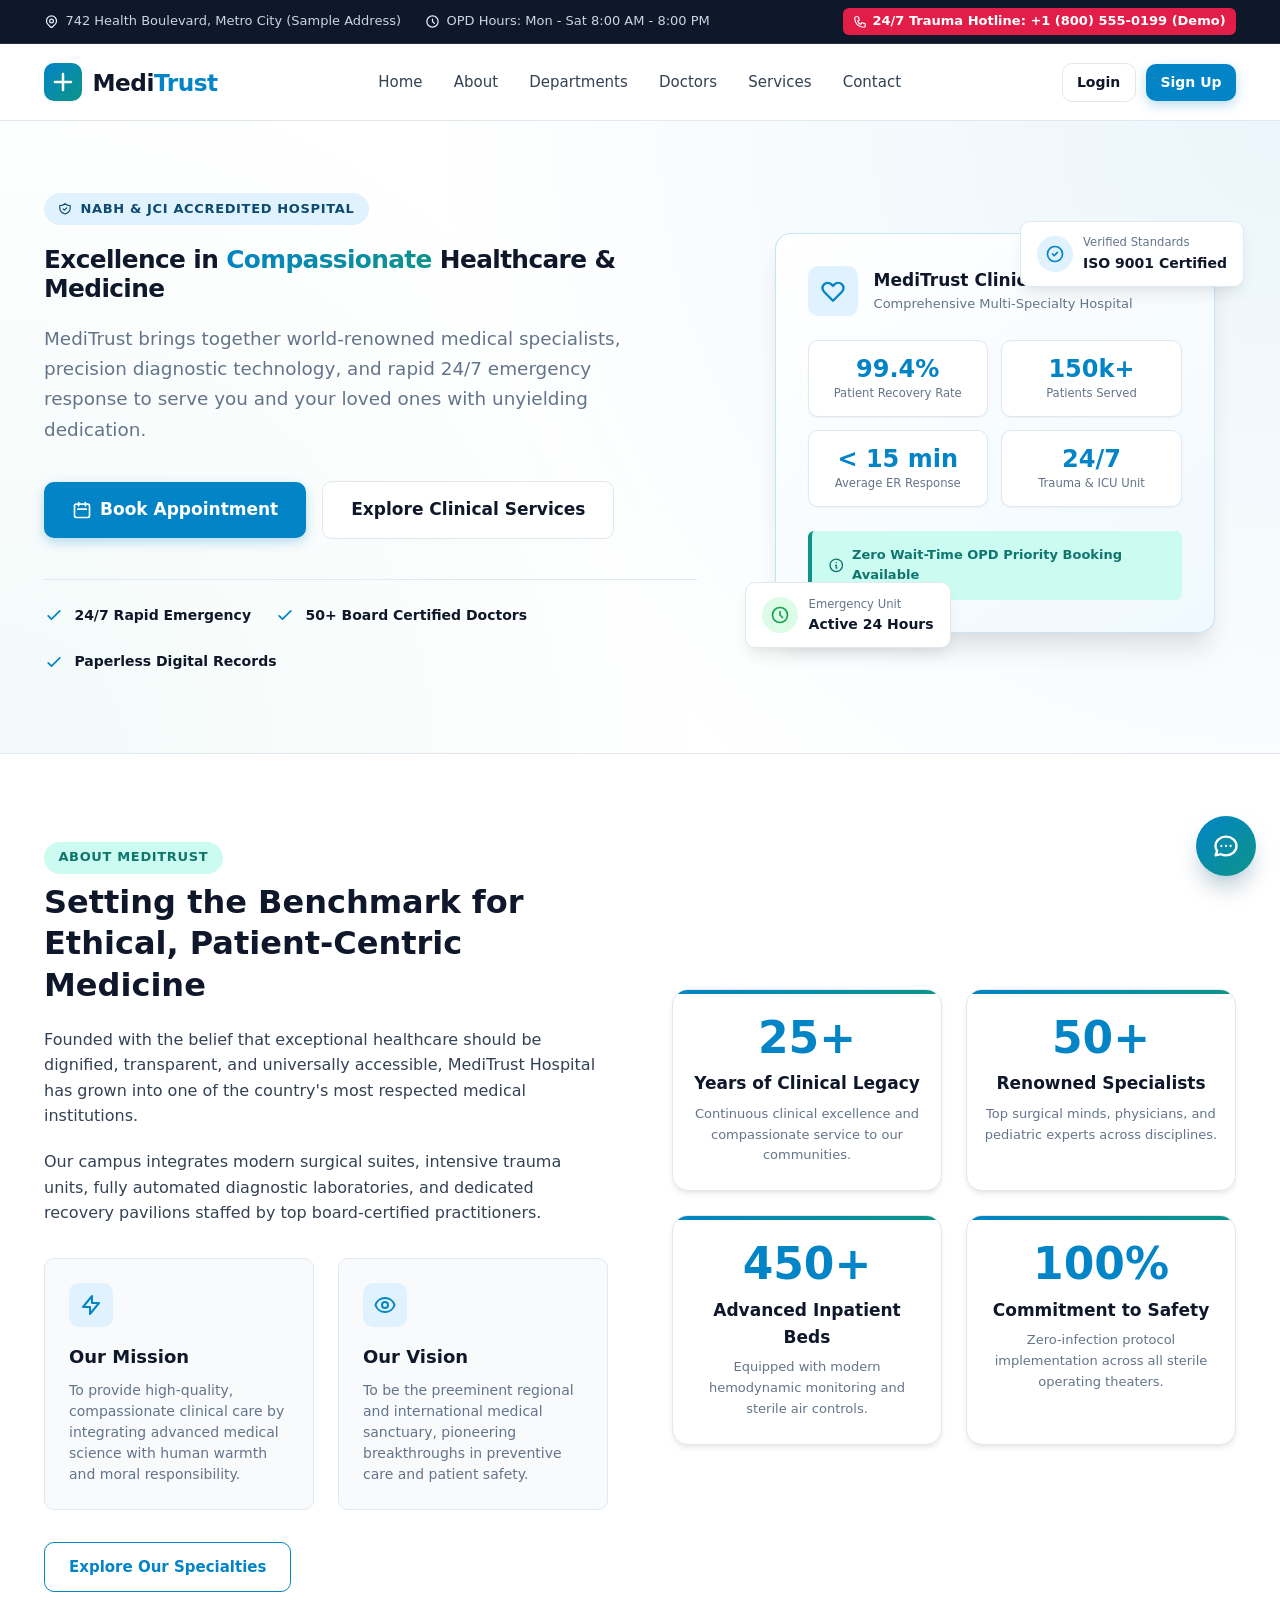
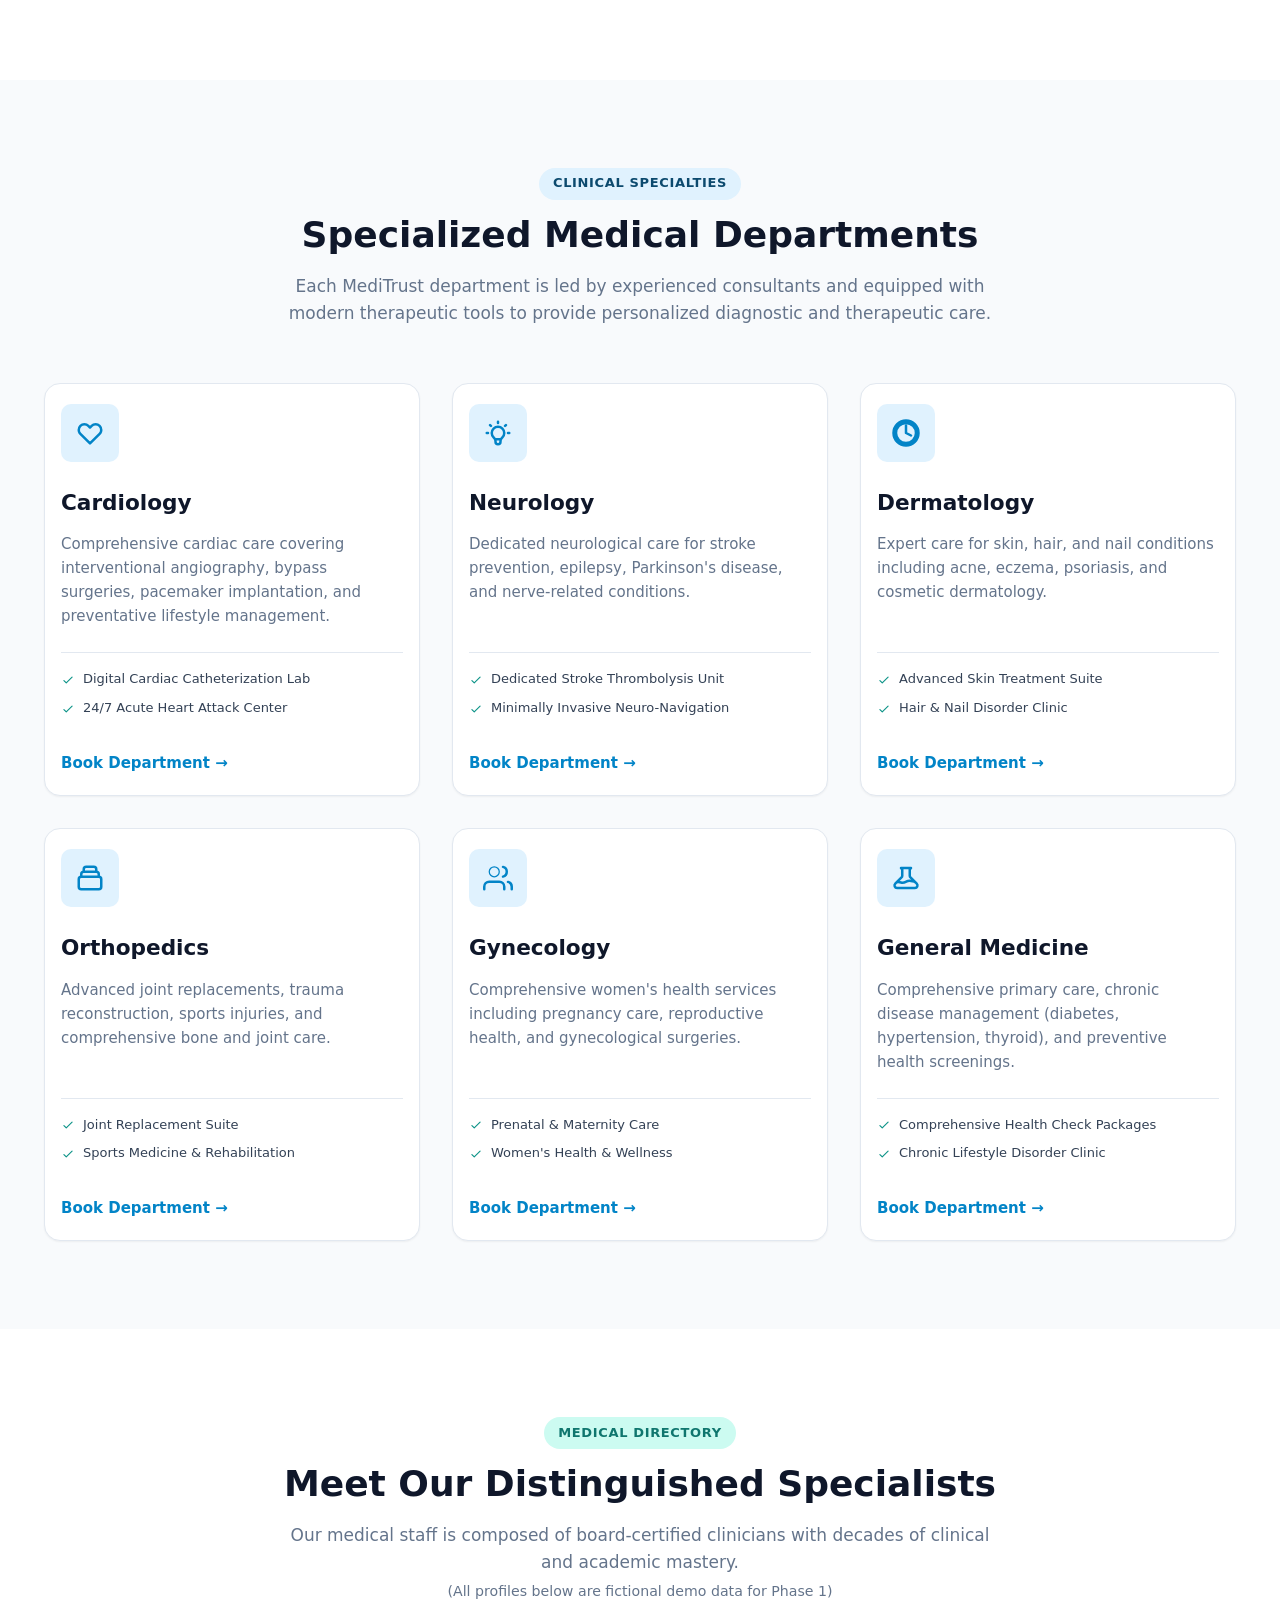
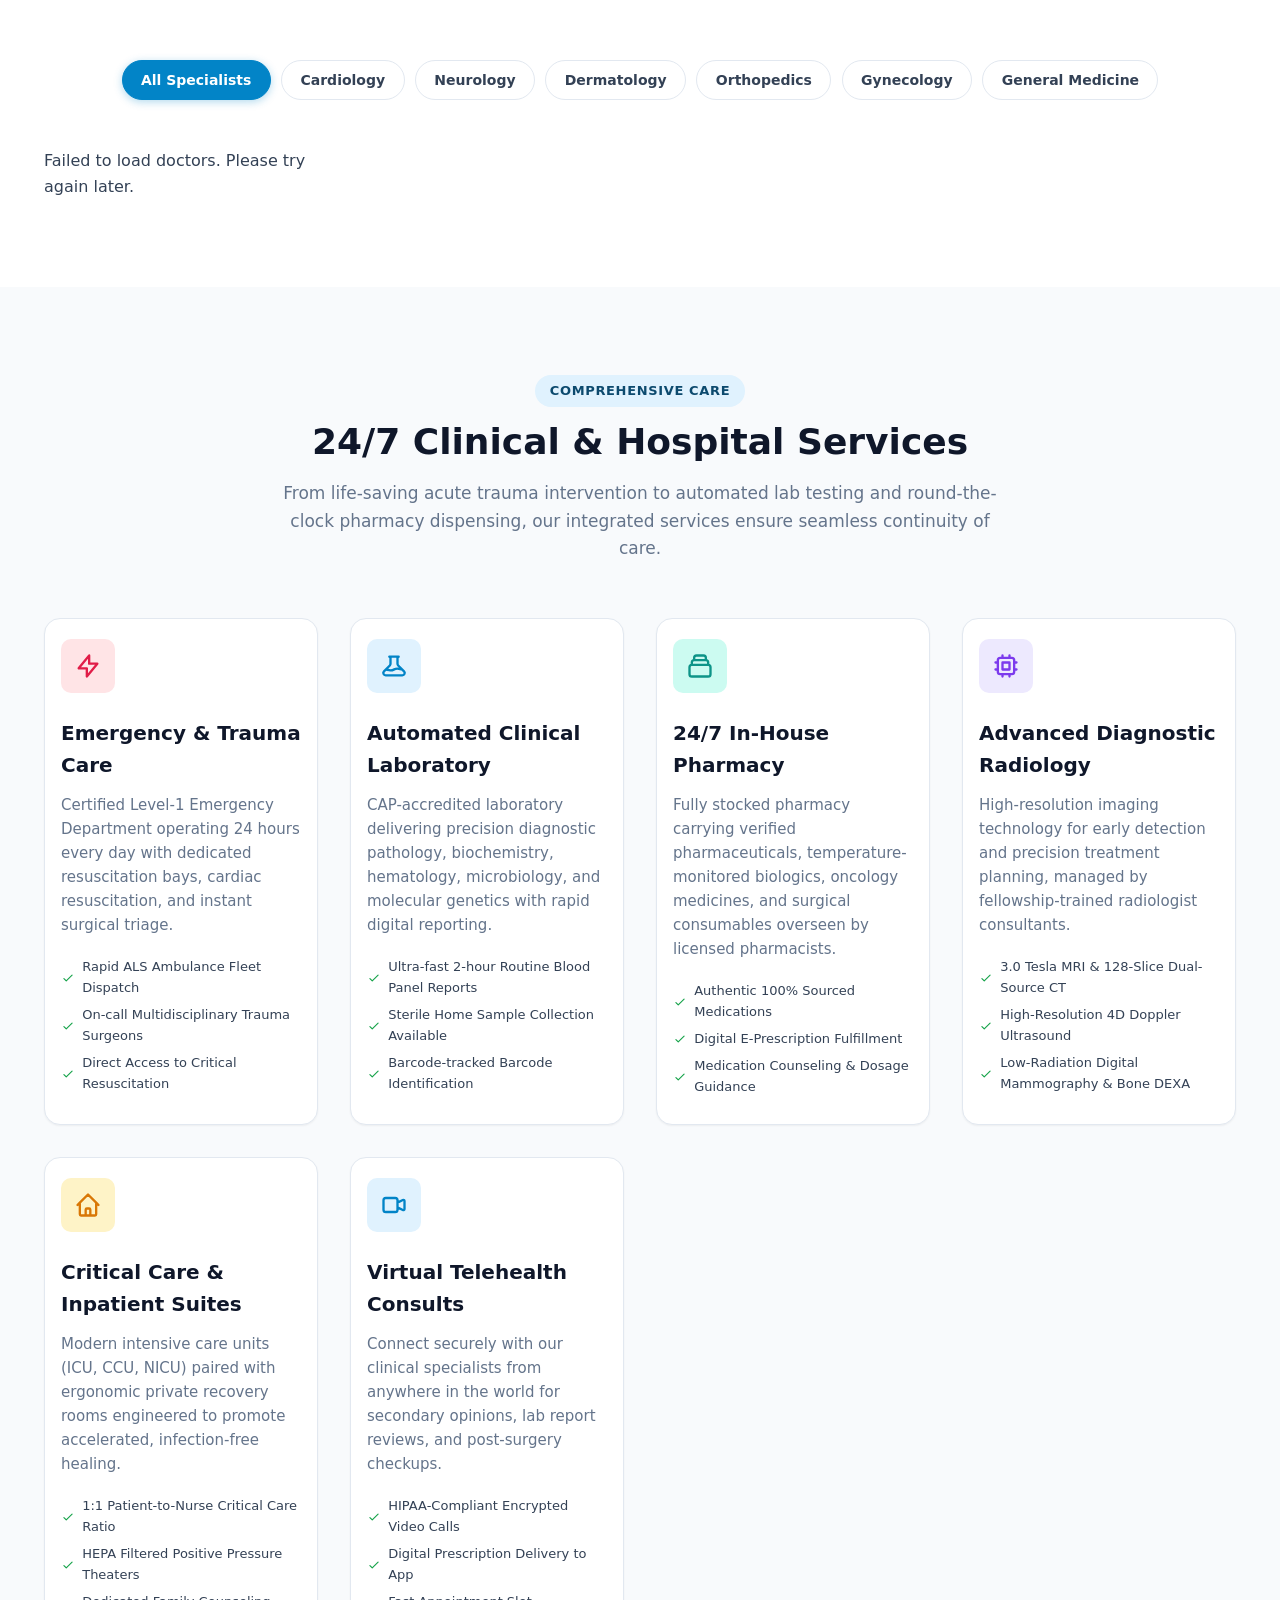
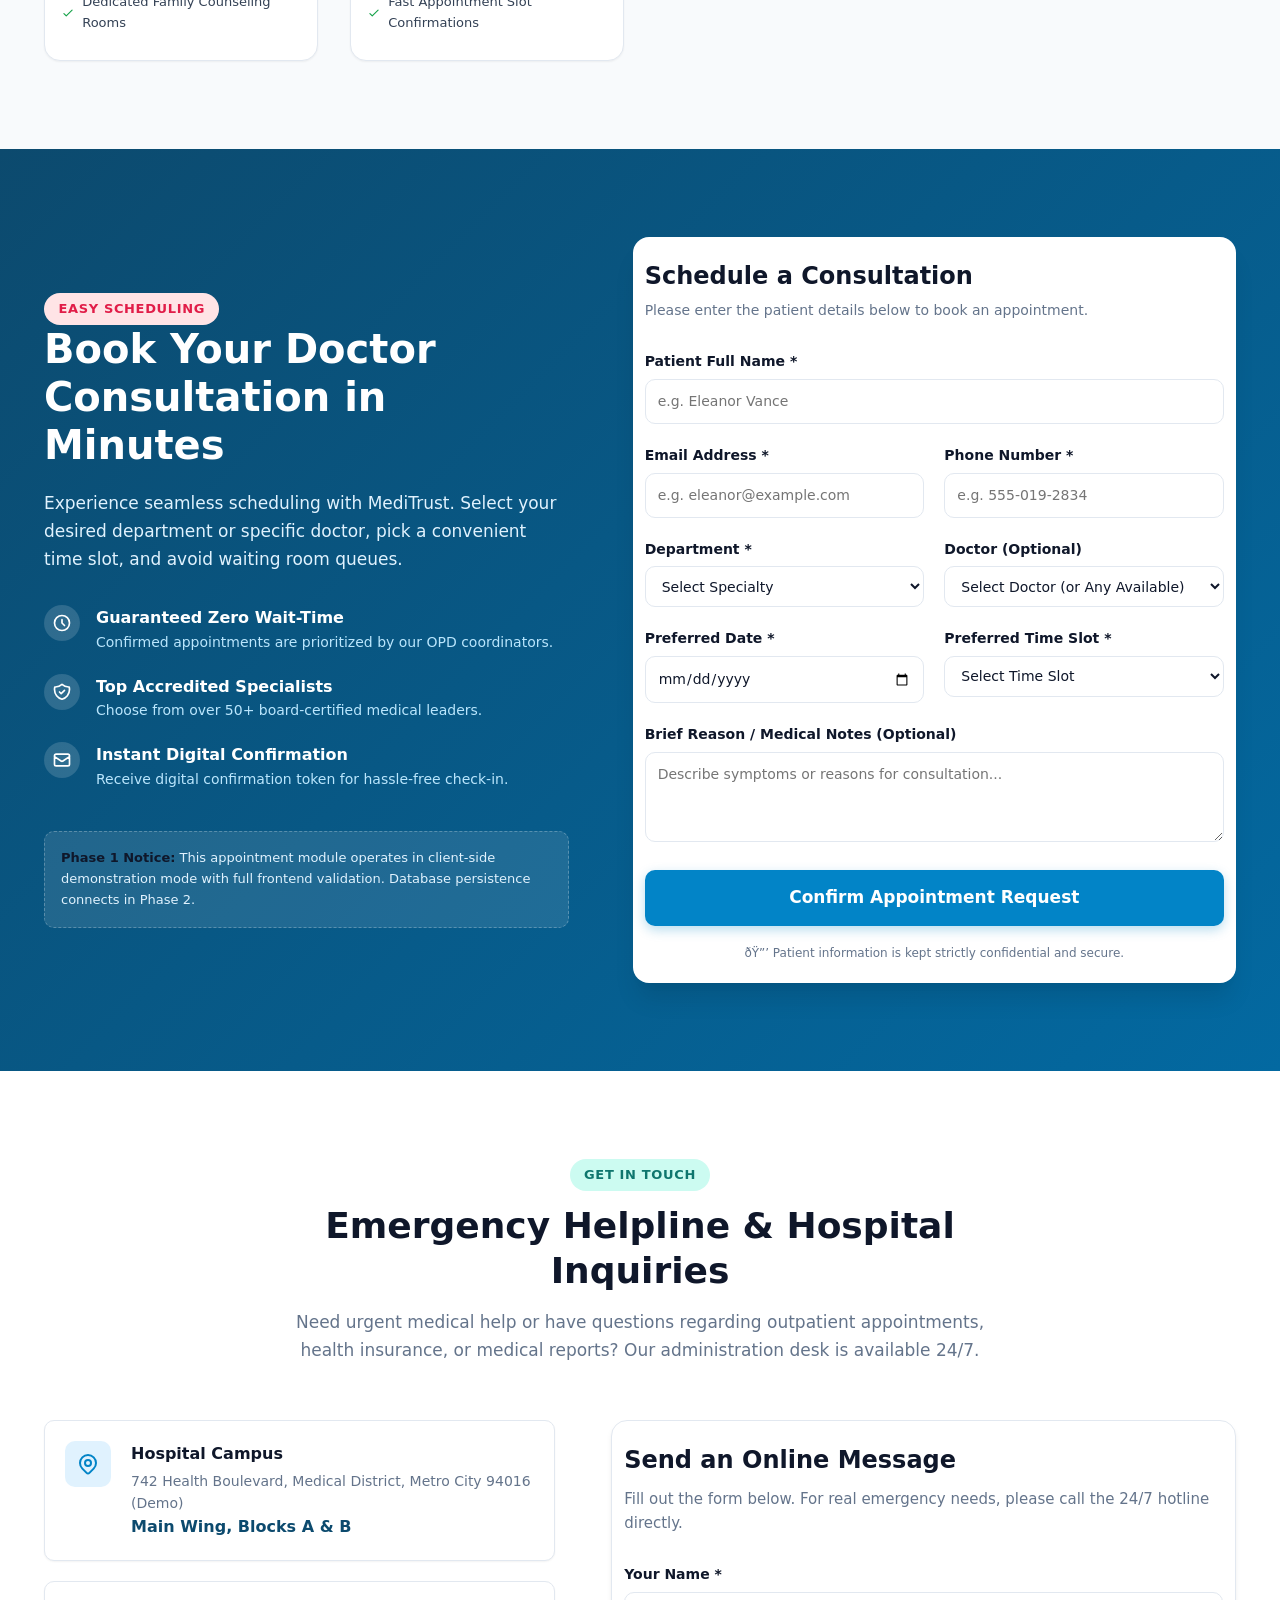
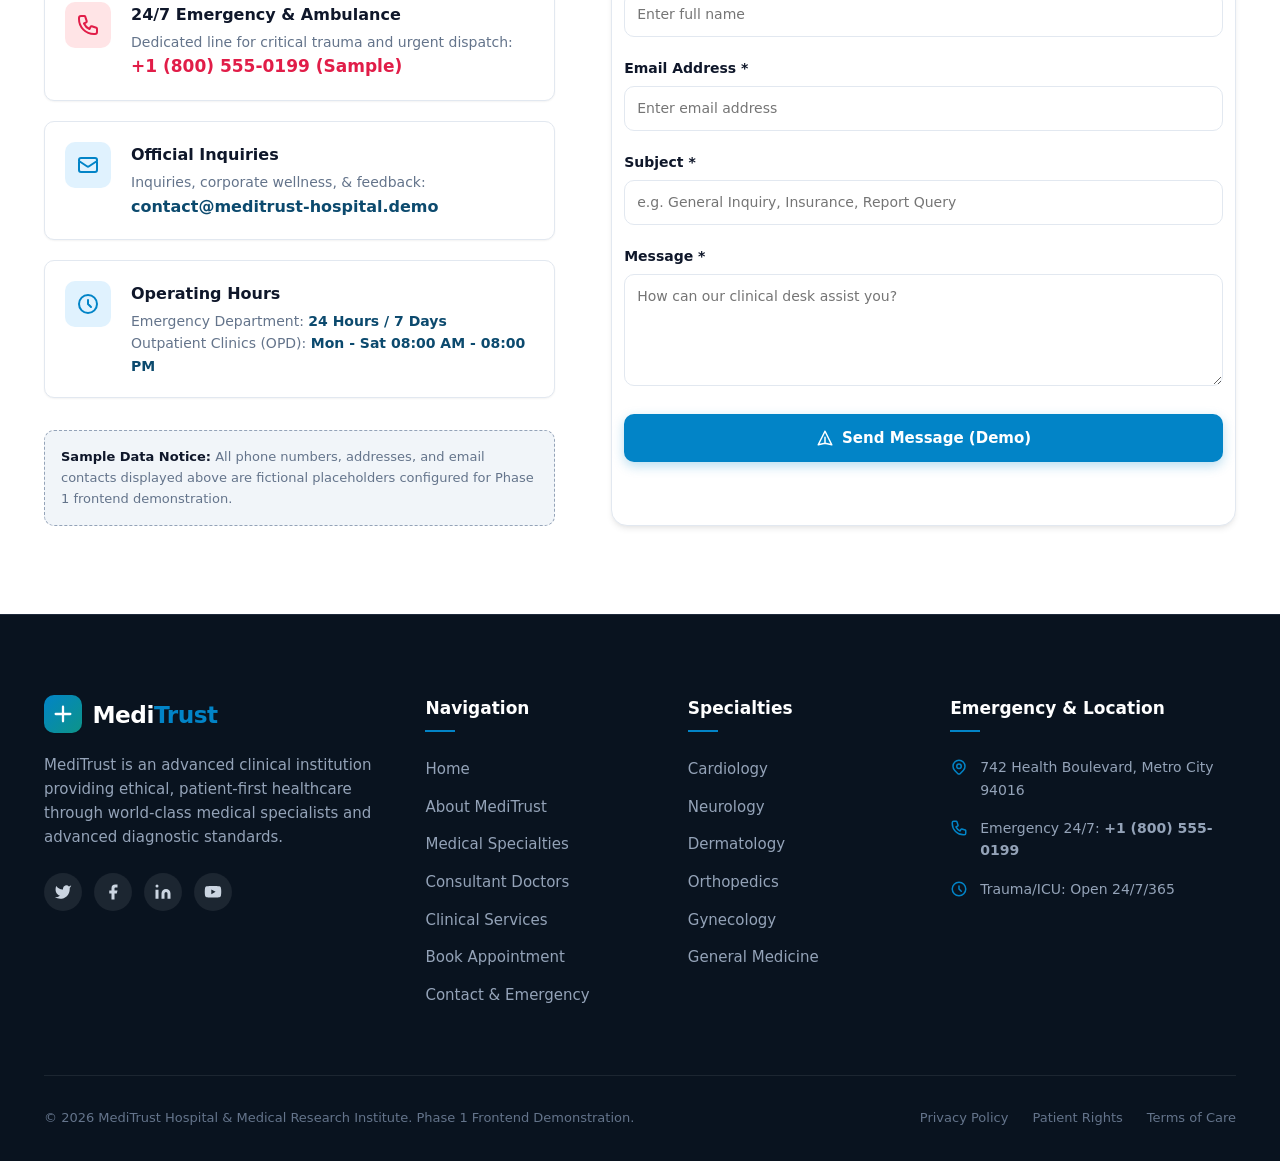
<file: frontend/index.html>
﻿<!DOCTYPE html>
<html lang="en">
<head>
  <meta charset="UTF-8">
  <meta name="viewport" content="width=device-width, initial-scale=1.0">
  <meta name="description" content="MediTrust Hospital - Modern, compassionate healthcare with 24/7 emergency services, leading medical specialists, and advanced diagnostic facilities.">
  <title>MediTrust | Compassionate Care & Advanced Medicine</title>
  <link rel="stylesheet" href="css/style.css">
</head>
<body>

  <!-- ==========================================================================
       Top Emergency & Contact Bar
       ========================================================================== -->
  <div class="top-bar">
    <div class="container top-bar-content">
      <div class="top-bar-left">
        <div class="top-bar-item">
          <!-- Location Pin SVG -->
          <svg fill="none" stroke="currentColor" viewBox="0 0 24 24"><path stroke-linecap="round" stroke-linejoin="round" stroke-width="2" d="M17.657 16.657L13.414 20.9a1.998 1.998 0 01-2.827 0l-4.244-4.243a8 8 0 1111.314 0z"></path><path stroke-linecap="round" stroke-linejoin="round" stroke-width="2" d="M15 11a3 3 0 11-6 0 3 3 0 016 0z"></path></svg>
          <span>742 Health Boulevard, Metro City (Sample Address)</span>
        </div>
        <div class="top-bar-item">
          <!-- Clock SVG -->
          <svg fill="none" stroke="currentColor" viewBox="0 0 24 24"><path stroke-linecap="round" stroke-linejoin="round" stroke-width="2" d="M12 8v4l3 3m6-3a9 9 0 11-18 0 9 9 0 0118 0z"></path></svg>
          <span>OPD Hours: Mon - Sat 8:00 AM - 8:00 PM</span>
        </div>
      </div>
      <div class="top-bar-right">
        <div class="top-bar-emergency">
          <!-- Phone Call SVG -->
          <svg width="14" height="14" fill="none" stroke="currentColor" viewBox="0 0 24 24"><path stroke-linecap="round" stroke-linejoin="round" stroke-width="2" d="M3 5a2 2 0 012-2h3.28a1 1 0 01.948.684l1.498 4.493a1 1 0 01-.502 1.21l-2.257 1.13a11.042 11.042 0 005.516 5.516l1.13-2.257a1 1 0 011.21-.502l4.493 1.498a1 1 0 01.684.949V19a2 2 0 01-2 2h-1C9.716 21 3 14.284 3 6V5z"></path></svg>
          <span>24/7 Trauma Hotline: <strong>+1 (800) 555-0199</strong> (Demo)</span>
        </div>
      </div>
    </div>
  </div>

  <!-- ==========================================================================
       1. Navbar
       ========================================================================== -->
  <header class="site-header">
    <div class="container navbar">
      <!-- Logo: MediTrust -->
      <a href="#home" class="brand-logo" aria-label="MediTrust Hospital Home">
        <div class="brand-icon">
          <!-- Medical Cross Emblem SVG -->
          <svg width="24" height="24" fill="none" stroke="currentColor" viewBox="0 0 24 24">
            <path stroke-linecap="round" stroke-linejoin="round" stroke-width="2.5" d="M12 4v16m8-8H4"></path>
          </svg>
        </div>
        <div class="brand-text">Medi<span>Trust</span></div>
      </a>

      <!-- Navigation Links -->
      <nav class="nav-menu" id="navMenu" aria-label="Main Navigation">
        <a href="#home" class="nav-link active">Home</a>
        <a href="#about" class="nav-link">About</a>
        <a href="#departments" class="nav-link">Departments</a>
        <a href="#doctors" class="nav-link">Doctors</a>
        <a href="#services" class="nav-link">Services</a>
        <a href="#contact" class="nav-link">Contact</a>
      </nav>

<!-- Auth Actions & Mobile Hamburger -->
      <div class="nav-actions">
        <button type="button" class="btn btn-outline btn-sm btn-open-login" aria-label="Open Login Modal">Login</button>
        <button type="button" class="btn btn-primary btn-sm btn-open-signup" aria-label="Open Sign Up Modal">Sign Up</button>
        <button type="button" class="menu-toggle" id="mobileMenuToggle" aria-label="Toggle Navigation Menu" aria-expanded="false">
          <span></span>
          <span></span>
          <span></span>
        </button>
      </div>
    </div>
  </header>

  <main>
    <!-- ==========================================================================
         2. Hero Section
         ========================================================================== -->
    <section class="hero-section" id="home">
      <div class="container">
        <div class="hero-grid">
          <!-- Hero Text Content -->
          <div class="hero-content">
            <div class="hero-tag">
              <span class="badge badge-primary">
                <svg width="14" height="14" fill="none" stroke="currentColor" viewBox="0 0 24 24"><path stroke-linecap="round" stroke-linejoin="round" stroke-width="2" d="M9 12l2 2 4-4m5.618-4.016A11.955 11.955 0 0112 2.944a11.955 11.955 0 01-8.618 3.04A12.02 12.02 0 003 9c0 5.591 3.824 10.29 9 11.622 5.176-1.332 9-6.03 9-11.622 0-1.042-.133-2.052-.382-3.016z"></path></svg>
                NABH & JCI Accredited Hospital
              </span>
            </div>
            <h1 class="hero-headline">
              Excellence in <span class="text-gradient">Compassionate</span> Healthcare & Medicine
            </h1>
            <p class="hero-subtitle">
              MediTrust brings together world-renowned medical specialists, precision diagnostic technology, and rapid 24/7 emergency response to serve you and your loved ones with unyielding dedication.
            </p>
            <div class="hero-actions">
              <a href="#appointment" class="btn btn-primary btn-lg">
                <!-- Calendar SVG -->
                <svg width="20" height="20" fill="none" stroke="currentColor" viewBox="0 0 24 24"><path stroke-linecap="round" stroke-linejoin="round" stroke-width="2" d="M8 7V3m8 4V3m-9 8h10M5 21h14a2 2 0 002-2V7a2 2 0 00-2-2H5a2 2 0 00-2 2v12a2 2 0 002 2z"></path></svg>
                Book Appointment
              </a>
              <a href="#services" class="btn btn-outline btn-lg">
                Explore Clinical Services
              </a>
            </div>

            <!-- Trust Highlights -->
            <div class="hero-highlights">
              <div class="highlight-item">
                <svg fill="none" stroke="currentColor" viewBox="0 0 24 24"><path stroke-linecap="round" stroke-linejoin="round" stroke-width="2" d="M5 13l4 4L19 7"></path></svg>
                <span>24/7 Rapid Emergency</span>
              </div>
              <div class="highlight-item">
                <svg fill="none" stroke="currentColor" viewBox="0 0 24 24"><path stroke-linecap="round" stroke-linejoin="round" stroke-width="2" d="M5 13l4 4L19 7"></path></svg>
                <span>50+ Board Certified Doctors</span>
              </div>
              <div class="highlight-item">
                <svg fill="none" stroke="currentColor" viewBox="0 0 24 24"><path stroke-linecap="round" stroke-linejoin="round" stroke-width="2" d="M5 13l4 4L19 7"></path></svg>
                <span>Paperless Digital Records</span>
              </div>
            </div>
          </div>

          <!-- Hero Hospital Visual Presentation -->
          <div class="hero-visual">
            <div class="hero-visual-card">
              <div class="visual-header">
                <div class="visual-avatar">
                  <!-- Stethoscope SVG -->
                  <svg width="28" height="28" fill="none" stroke="currentColor" viewBox="0 0 24 24"><path stroke-linecap="round" stroke-linejoin="round" stroke-width="2" d="M4.318 6.318a4.5 4.5 0 000 6.364L12 20.364l7.682-7.682a4.5 4.5 0 00-6.364-6.364L12 7.636l-1.318-1.318a4.5 4.5 0 00-6.364 0z"></path></svg>
                </div>
                <div class="visual-header-text">
                  <h4>MediTrust Clinical Center</h4>
                  <p>Comprehensive Multi-Specialty Hospital</p>
                </div>
              </div>

              <!-- Quick Metrics in Visual -->
              <div class="visual-stats-list">
                <div class="visual-stat-box">
                  <div class="visual-stat-number">99.4%</div>
                  <div class="visual-stat-label">Patient Recovery Rate</div>
                </div>
                <div class="visual-stat-box">
                  <div class="visual-stat-number">150k+</div>
                  <div class="visual-stat-label">Patients Served</div>
                </div>
                <div class="visual-stat-box">
                  <div class="visual-stat-number">&lt; 15 min</div>
                  <div class="visual-stat-label">Average ER Response</div>
                </div>
                <div class="visual-stat-box">
                  <div class="visual-stat-number">24/7</div>
                  <div class="visual-stat-label">Trauma & ICU Unit</div>
                </div>
              </div>

              <div class="visual-banner-alert">
                <svg width="18" height="18" fill="none" stroke="currentColor" viewBox="0 0 24 24"><path stroke-linecap="round" stroke-linejoin="round" stroke-width="2" d="M13 16h-1v-4h-1m1-4h.01M21 12a9 9 0 11-18 0 9 9 0 0118 0z"></path></svg>
                <span>Zero Wait-Time OPD Priority Booking Available</span>
              </div>
            </div>

            <!-- Floating Pill Badges -->
            <div class="floating-badge badge-top-right">
              <div class="floating-icon icon-blue">
                <svg width="20" height="20" fill="none" stroke="currentColor" viewBox="0 0 24 24"><path stroke-linecap="round" stroke-linejoin="round" stroke-width="2" d="M9 12l2 2 4-4m6 2a9 9 0 11-18 0 9 9 0 0118 0z"></path></svg>
              </div>
              <div class="floating-text">
                <span>Verified Standards</span>
                <strong>ISO 9001 Certified</strong>
              </div>
            </div>

            <div class="floating-badge badge-bottom-left">
              <div class="floating-icon icon-green">
                <svg width="20" height="20" fill="none" stroke="currentColor" viewBox="0 0 24 24"><path stroke-linecap="round" stroke-linejoin="round" stroke-width="2" d="M12 8v4l3 3m6-3a9 9 0 11-18 0 9 9 0 0118 0z"></path></svg>
              </div>
              <div class="floating-text">
                <span>Emergency Unit</span>
                <strong>Active 24 Hours</strong>
              </div>
            </div>
          </div>
        </div>
      </div>
    </section>

    <!-- ==========================================================================
         3. About Us Section
         ========================================================================== -->
    <section class="section section-alt" id="about">
      <div class="container">
        <div class="about-grid">
          <!-- Narrative Content -->
          <div class="about-content">
            <span class="badge badge-secondary">About MediTrust</span>
            <h3>Setting the Benchmark for Ethical, Patient-Centric Medicine</h3>
            <p>
              Founded with the belief that exceptional healthcare should be dignified, transparent, and universally accessible, MediTrust Hospital has grown into one of the country's most respected medical institutions.
            </p>
            <p>
              Our campus integrates modern surgical suites, intensive trauma units, fully automated diagnostic laboratories, and dedicated recovery pavilions staffed by top board-certified practitioners.
            </p>

            <!-- Mission & Vision Cards -->
            <div class="mission-vision-grid">
              <div class="mv-card">
                <div class="mv-icon">
                  <!-- Compass / Target SVG -->
                  <svg width="24" height="24" fill="none" stroke="currentColor" viewBox="0 0 24 24"><path stroke-linecap="round" stroke-linejoin="round" stroke-width="2" d="M13 10V3L4 14h7v7l9-11h-7z"></path></svg>
                </div>
                <h4>Our Mission</h4>
                <p>To provide high-quality, compassionate clinical care by integrating advanced medical science with human warmth and moral responsibility.</p>
              </div>

              <div class="mv-card">
                <div class="mv-icon">
                  <!-- Eye Vision SVG -->
                  <svg width="24" height="24" fill="none" stroke="currentColor" viewBox="0 0 24 24"><path stroke-linecap="round" stroke-linejoin="round" stroke-width="2" d="M15 12a3 3 0 11-6 0 3 3 0 016 0z"></path><path stroke-linecap="round" stroke-linejoin="round" stroke-width="2" d="M2.458 12C3.732 7.943 7.523 5 12 5c4.478 0 8.268 2.943 9.542 7-1.274 4.057-5.064 7-9.542 7-4.477 0-8.268-2.943-9.542-7z"></path></svg>
                </div>
                <h4>Our Vision</h4>
                <p>To be the preeminent regional and international medical sanctuary, pioneering breakthroughs in preventive care and patient safety.</p>
              </div>
            </div>

            <a href="#departments" class="btn btn-outline-primary">Explore Our Specialties</a>
          </div>

          <!-- About Statistics Showcase -->
          <div class="about-stats-panel">
            <div class="stat-card-featured">
              <div class="stat-big-num">25+</div>
              <h5>Years of Clinical Legacy</h5>
              <p>Continuous clinical excellence and compassionate service to our communities.</p>
            </div>

            <div class="stat-card-featured">
              <div class="stat-big-num">50+</div>
              <h5>Renowned Specialists</h5>
              <p>Top surgical minds, physicians, and pediatric experts across disciplines.</p>
            </div>

            <div class="stat-card-featured">
              <div class="stat-big-num">450+</div>
              <h5>Advanced Inpatient Beds</h5>
              <p>Equipped with modern hemodynamic monitoring and sterile air controls.</p>
            </div>

            <div class="stat-card-featured">
              <div class="stat-big-num">100%</div>
              <h5>Commitment to Safety</h5>
              <p>Zero-infection protocol implementation across all sterile operating theaters.</p>
            </div>
          </div>
        </div>
      </div>
    </section>

    <!-- ==========================================================================
         4. Departments Section
         ========================================================================== -->
    <section class="section" id="departments">
      <div class="container">
        <div class="section-header">
          <span class="badge badge-primary">Clinical Specialties</span>
          <h2 class="section-title">Specialized Medical Departments</h2>
          <p class="section-description">
            Each MediTrust department is led by experienced consultants and equipped with modern therapeutic tools to provide personalized diagnostic and therapeutic care.
          </p>
        </div>

        <div class="departments-grid">
          <!-- Cardiology -->
          <div class="department-card">
            <div class="dept-icon-wrapper">
              <!-- Heartbeat SVG -->
              <svg width="30" height="30" fill="none" stroke="currentColor" viewBox="0 0 24 24"><path stroke-linecap="round" stroke-linejoin="round" stroke-width="2" d="M4.318 6.318a4.5 4.5 0 000 6.364L12 20.364l7.682-7.682a4.5 4.5 0 00-6.364-6.364L12 7.636l-1.318-1.318a4.5 4.5 0 00-6.364 0z"></path></svg>
            </div>
            <h3>Cardiology</h3>
            <p>Comprehensive cardiac care covering interventional angiography, bypass surgeries, pacemaker implantation, and preventative lifestyle management.</p>
            <div class="dept-features">
              <div class="dept-feature-item">
                <svg fill="none" stroke="currentColor" viewBox="0 0 24 24"><path stroke-linecap="round" stroke-linejoin="round" stroke-width="2" d="M5 13l4 4L19 7"></path></svg>
                <span>Digital Cardiac Catheterization Lab</span>
              </div>
              <div class="dept-feature-item">
                <svg fill="none" stroke="currentColor" viewBox="0 0 24 24"><path stroke-linecap="round" stroke-linejoin="round" stroke-width="2" d="M5 13l4 4L19 7"></path></svg>
                <span>24/7 Acute Heart Attack Center</span>
              </div>
            </div>
            <a href="#appointment" class="dept-cta">Book Department &rarr;</a>
          </div>

          <!-- Neurology -->
          <div class="department-card">
            <div class="dept-icon-wrapper">
              <!-- Brain / Neuro SVG -->
              <svg width="30" height="30" fill="none" stroke="currentColor" viewBox="0 0 24 24"><path stroke-linecap="round" stroke-linejoin="round" stroke-width="2" d="M9.663 17h4.673M12 3v1m6.364 1.636l-.707.707M21 12h-1M4 12H3m3.343-5.657l-.707-.707m2.828 9.9a5 5 0 117.072 0l-.548.547A3.374 3.374 0 0014 18.469V19a2 2 0 11-4 0v-.531c0-.895-.356-1.754-.988-2.386l-.548-.547z"></path></svg>
            </div>
            <h3>Neurology</h3>
            <p>Dedicated neurological care for stroke prevention, epilepsy, Parkinson's disease, and nerve-related conditions.</p>
            <div class="dept-features">
              <div class="dept-feature-item">
                <svg fill="none" stroke="currentColor" viewBox="0 0 24 24"><path stroke-linecap="round" stroke-linejoin="round" stroke-width="2" d="M5 13l4 4L19 7"></path></svg>
                <span>Dedicated Stroke Thrombolysis Unit</span>
              </div>
              <div class="dept-feature-item">
                <svg fill="none" stroke="currentColor" viewBox="0 0 24 24"><path stroke-linecap="round" stroke-linejoin="round" stroke-width="2" d="M5 13l4 4L19 7"></path></svg>
                <span>Minimally Invasive Neuro-Navigation</span>
              </div>
            </div>
            <a href="#appointment" class="dept-cta">Book Department &rarr;</a>
          </div>

          <!-- Dermatology -->
          <div class="department-card">
            <div class="dept-icon-wrapper">
              <!-- Skin / Dermatology SVG -->
              <svg width="30" height="30" fill="none" stroke="currentColor" viewBox="0 0 24 24"><path stroke-linecap="round" stroke-linejoin="round" stroke-width="2" d="M12 2a10 10 0 1010 10A10 10 0 0012 2zm0 18a8 8 0 118-8 8 8 0 01-8 8z"></path><path stroke-linecap="round" stroke-linejoin="round" stroke-width="2" d="M12 6v6l4 2"></path></svg>
            </div>
            <h3>Dermatology</h3>
            <p>Expert care for skin, hair, and nail conditions including acne, eczema, psoriasis, and cosmetic dermatology.</p>
            <div class="dept-features">
              <div class="dept-feature-item">
                <svg fill="none" stroke="currentColor" viewBox="0 0 24 24"><path stroke-linecap="round" stroke-linejoin="round" stroke-width="2" d="M5 13l4 4L19 7"></path></svg>
                <span>Advanced Skin Treatment Suite</span>
              </div>
              <div class="dept-feature-item">
                <svg fill="none" stroke="currentColor" viewBox="0 0 24 24"><path stroke-linecap="round" stroke-linejoin="round" stroke-width="2" d="M5 13l4 4L19 7"></path></svg>
                <span>Hair & Nail Disorder Clinic</span>
              </div>
            </div>
            <a href="#appointment" class="dept-cta">Book Department &rarr;</a>
          </div>

          <!-- Orthopedics -->
          <div class="department-card">
            <div class="dept-icon-wrapper">
              <!-- Bone / Joint Mobility SVG -->
              <svg width="30" height="30" fill="none" stroke="currentColor" viewBox="0 0 24 24"><path stroke-linecap="round" stroke-linejoin="round" stroke-width="2" d="M19 11H5m14 0a2 2 0 012 2v6a2 2 0 01-2 2H5a2 2 0 01-2-2v-6a2 2 0 012-2m14 0V9a2 2 0 00-2-2M5 11V9a2 2 0 012-2m0 0V5a2 2 0 012-2h6a2 2 0 012 2v2M7 7h10"></path></svg>
            </div>
            <h3>Orthopedics</h3>
            <p>Advanced joint replacements, trauma reconstruction, sports injuries, and comprehensive bone and joint care.</p>
            <div class="dept-features">
              <div class="dept-feature-item">
                <svg fill="none" stroke="currentColor" viewBox="0 0 24 24"><path stroke-linecap="round" stroke-linejoin="round" stroke-width="2" d="M5 13l4 4L19 7"></path></svg>
                <span>Joint Replacement Suite</span>
              </div>
              <div class="dept-feature-item">
                <svg fill="none" stroke="currentColor" viewBox="0 0 24 24"><path stroke-linecap="round" stroke-linejoin="round" stroke-width="2" d="M5 13l4 4L19 7"></path></svg>
                <span>Sports Medicine & Rehabilitation</span>
              </div>
            </div>
            <a href="#appointment" class="dept-cta">Book Department &rarr;</a>
          </div>

          <!-- Gynecology -->
          <div class="department-card">
            <div class="dept-icon-wrapper">
              <!-- Women's Health / Gynecology SVG -->
              <svg width="30" height="30" fill="none" stroke="currentColor" viewBox="0 0 24 24"><path stroke-linecap="round" stroke-linejoin="round" stroke-width="2" d="M17 21v-2a4 4 0 00-4-4H5a4 4 0 00-4 4v2"></path><circle cx="9" cy="7" r="4"></circle><path stroke-linecap="round" stroke-linejoin="round" stroke-width="2" d="M23 21v-2a4 4 0 00-3-3.87"></path><path stroke-linecap="round" stroke-linejoin="round" stroke-width="2" d="M16 3.13a4 4 0 010 7.75"></path></svg>
            </div>
            <h3>Gynecology</h3>
            <p>Comprehensive women's health services including pregnancy care, reproductive health, and gynecological surgeries.</p>
            <div class="dept-features">
              <div class="dept-feature-item">
                <svg fill="none" stroke="currentColor" viewBox="0 0 24 24"><path stroke-linecap="round" stroke-linejoin="round" stroke-width="2" d="M5 13l4 4L19 7"></path></svg>
                <span>Prenatal & Maternity Care</span>
              </div>
              <div class="dept-feature-item">
                <svg fill="none" stroke="currentColor" viewBox="0 0 24 24"><path stroke-linecap="round" stroke-linejoin="round" stroke-width="2" d="M5 13l4 4L19 7"></path></svg>
                <span>Women's Health & Wellness</span>
              </div>
            </div>
            <a href="#appointment" class="dept-cta">Book Department &rarr;</a>
          </div>

          <!-- General Medicine -->
          <div class="department-card">
            <div class="dept-icon-wrapper">
              <!-- Internal Medicine / Stethoscope SVG -->
              <svg width="30" height="30" fill="none" stroke="currentColor" viewBox="0 0 24 24"><path stroke-linecap="round" stroke-linejoin="round" stroke-width="2" d="M19.428 15.428a2 2 0 00-1.022-.547l-2.387-.477a6 6 0 00-3.86.517l-.318.158a6 6 0 01-3.86.517L6.05 15.21a2 2 0 00-1.806.547M8 4h8l-1 1v5.172a2 2 0 00.586 1.414l5 5c1.26 1.26.367 3.414-1.415 3.414H4.828c-1.782 0-2.674-2.154-1.414-3.414l5-5A2 2 0 009 10.172V5L8 4z"></path></svg>
            </div>
            <h3>General Medicine</h3>
            <p>Comprehensive primary care, chronic disease management (diabetes, hypertension, thyroid), and preventive health screenings.</p>
            <div class="dept-features">
              <div class="dept-feature-item">
                <svg fill="none" stroke="currentColor" viewBox="0 0 24 24"><path stroke-linecap="round" stroke-linejoin="round" stroke-width="2" d="M5 13l4 4L19 7"></path></svg>
                <span>Comprehensive Health Check Packages</span>
              </div>
              <div class="dept-feature-item">
                <svg fill="none" stroke="currentColor" viewBox="0 0 24 24"><path stroke-linecap="round" stroke-linejoin="round" stroke-width="2" d="M5 13l4 4L19 7"></path></svg>
                <span>Chronic Lifestyle Disorder Clinic</span>
              </div>
            </div>
            <a href="#appointment" class="dept-cta">Book Department &rarr;</a>
          </div>
        </div>
      </div>
    </section>

    <!-- ==========================================================================
         5. Doctors Section
         ========================================================================== -->
    <section class="section section-alt" id="doctors">
      <div class="container">
        <div class="section-header">
          <span class="badge badge-secondary">Medical Directory</span>
          <h2 class="section-title">Meet Our Distinguished Specialists</h2>
          <p class="section-description">
            Our medical staff is composed of board-certified clinicians with decades of clinical and academic mastery.
            <br><small class="text-muted">(All profiles below are fictional demo data for Phase 1)</small>
          </p>
        </div>

        <!-- Filter Buttons -->
        <div class="doctors-filter">
          <button type="button" class="filter-btn active" data-filter="all">All Specialists</button>
          <button type="button" class="filter-btn" data-filter="cardiology">Cardiology</button>
          <button type="button" class="filter-btn" data-filter="neurology">Neurology</button>
          <button type="button" class="filter-btn" data-filter="dermatology">Dermatology</button>
          <button type="button" class="filter-btn" data-filter="orthopedics">Orthopedics</button>
          <button type="button" class="filter-btn" data-filter="gynecology">Gynecology</button>
          <button type="button" class="filter-btn" data-filter="medicine">General Medicine</button>
        </div>

        <!-- Doctors Cards Grid -->
        <div class="doctors-grid" id="doctors-grid">
          <!-- Doctors will be loaded dynamically from API -->
        </div>
      </div>
    </section>

    <!-- ==========================================================================
         6. Services Section
         ========================================================================== -->
    <section class="section" id="services">
      <div class="container">
        <div class="section-header">
          <span class="badge badge-primary">Comprehensive Care</span>
          <h2 class="section-title">24/7 Clinical & Hospital Services</h2>
          <p class="section-description">
            From life-saving acute trauma intervention to automated lab testing and round-the-clock pharmacy dispensing, our integrated services ensure seamless continuity of care.
          </p>
        </div>

        <div class="services-grid">
          <!-- 1. Emergency Care -->
          <div class="service-card">
            <div class="service-icon-box icon-box-emergency">
              <!-- Ambulance / Emergency SVG -->
              <svg width="28" height="28" fill="none" stroke="currentColor" viewBox="0 0 24 24"><path stroke-linecap="round" stroke-linejoin="round" stroke-width="2" d="M13 10V3L4 14h7v7l9-11h-7z"></path></svg>
            </div>
            <h3>Emergency & Trauma Care</h3>
            <p>Certified Level-1 Emergency Department operating 24 hours every day with dedicated resuscitation bays, cardiac resuscitation, and instant surgical triage.</p>
            <ul class="service-features-list">
              <li>
                <svg fill="none" stroke="currentColor" viewBox="0 0 24 24"><path stroke-linecap="round" stroke-linejoin="round" stroke-width="2" d="M5 13l4 4L19 7"></path></svg>
                <span>Rapid ALS Ambulance Fleet Dispatch</span>
              </li>
              <li>
                <svg fill="none" stroke="currentColor" viewBox="0 0 24 24"><path stroke-linecap="round" stroke-linejoin="round" stroke-width="2" d="M5 13l4 4L19 7"></path></svg>
                <span>On-call Multidisciplinary Trauma Surgeons</span>
              </li>
              <li>
                <svg fill="none" stroke="currentColor" viewBox="0 0 24 24"><path stroke-linecap="round" stroke-linejoin="round" stroke-width="2" d="M5 13l4 4L19 7"></path></svg>
                <span>Direct Access to Critical Resuscitation</span>
              </li>
            </ul>
          </div>

          <!-- 2. Laboratory -->
          <div class="service-card">
            <div class="service-icon-box icon-box-lab">
              <!-- Microscope / Lab Tube SVG -->
              <svg width="28" height="28" fill="none" stroke="currentColor" viewBox="0 0 24 24"><path stroke-linecap="round" stroke-linejoin="round" stroke-width="2" d="M19.428 15.428a2 2 0 00-1.022-.547l-2.387-.477a6 6 0 00-3.86.517l-.318.158a6 6 0 01-3.86.517L6.05 15.21a2 2 0 00-1.806.547M8 4h8l-1 1v5.172a2 2 0 00.586 1.414l5 5c1.26 1.26.367 3.414-1.415 3.414H4.828c-1.782 0-2.674-2.154-1.414-3.414l5-5A2 2 0 009 10.172V5L8 4z"></path></svg>
            </div>
            <h3>Automated Clinical Laboratory</h3>
            <p>CAP-accredited laboratory delivering precision diagnostic pathology, biochemistry, hematology, microbiology, and molecular genetics with rapid digital reporting.</p>
            <ul class="service-features-list">
              <li>
                <svg fill="none" stroke="currentColor" viewBox="0 0 24 24"><path stroke-linecap="round" stroke-linejoin="round" stroke-width="2" d="M5 13l4 4L19 7"></path></svg>
                <span>Ultra-fast 2-hour Routine Blood Panel Reports</span>
              </li>
              <li>
                <svg fill="none" stroke="currentColor" viewBox="0 0 24 24"><path stroke-linecap="round" stroke-linejoin="round" stroke-width="2" d="M5 13l4 4L19 7"></path></svg>
                <span>Sterile Home Sample Collection Available</span>
              </li>
              <li>
                <svg fill="none" stroke="currentColor" viewBox="0 0 24 24"><path stroke-linecap="round" stroke-linejoin="round" stroke-width="2" d="M5 13l4 4L19 7"></path></svg>
                <span>Barcode-tracked Barcode Identification</span>
              </li>
            </ul>
          </div>

          <!-- 3. Pharmacy -->
          <div class="service-card">
            <div class="service-icon-box icon-box-pharmacy">
              <!-- Pill / Medicine Box SVG -->
              <svg width="28" height="28" fill="none" stroke="currentColor" viewBox="0 0 24 24"><path stroke-linecap="round" stroke-linejoin="round" stroke-width="2" d="M19 11H5m14 0a2 2 0 012 2v6a2 2 0 01-2 2H5a2 2 0 01-2-2v-6a2 2 0 012-2m14 0V9a2 2 0 00-2-2M5 11V9a2 2 0 012-2m0 0V5a2 2 0 012-2h6a2 2 0 012 2v2M7 7h10"></path></svg>
            </div>
            <h3>24/7 In-House Pharmacy</h3>
            <p>Fully stocked pharmacy carrying verified pharmaceuticals, temperature-monitored biologics, oncology medicines, and surgical consumables overseen by licensed pharmacists.</p>
            <ul class="service-features-list">
              <li>
                <svg fill="none" stroke="currentColor" viewBox="0 0 24 24"><path stroke-linecap="round" stroke-linejoin="round" stroke-width="2" d="M5 13l4 4L19 7"></path></svg>
                <span>Authentic 100% Sourced Medications</span>
              </li>
              <li>
                <svg fill="none" stroke="currentColor" viewBox="0 0 24 24"><path stroke-linecap="round" stroke-linejoin="round" stroke-width="2" d="M5 13l4 4L19 7"></path></svg>
                <span>Digital E-Prescription Fulfillment</span>
              </li>
              <li>
                <svg fill="none" stroke="currentColor" viewBox="0 0 24 24"><path stroke-linecap="round" stroke-linejoin="round" stroke-width="2" d="M5 13l4 4L19 7"></path></svg>
                <span>Medication Counseling & Dosage Guidance</span>
              </li>
            </ul>
          </div>

          <!-- 4. Diagnostic Services -->
          <div class="service-card">
            <div class="service-icon-box icon-box-diagnostic">
              <!-- Imaging / X-Ray Scanner SVG -->
              <svg width="28" height="28" fill="none" stroke="currentColor" viewBox="0 0 24 24"><path stroke-linecap="round" stroke-linejoin="round" stroke-width="2" d="M9 3v2m6-2v2M9 19v2m6-2v2M5 9H3m2 6H3m18-6h-2m2 6h-2M7 19h10a2 2 0 002-2V7a2 2 0 00-2-2H7a2 2 0 00-2 2v10a2 2 0 002 2zM9 9h6v6H9V9z"></path></svg>
            </div>
            <h3>Advanced Diagnostic Radiology</h3>
            <p>High-resolution imaging technology for early detection and precision treatment planning, managed by fellowship-trained radiologist consultants.</p>
            <ul class="service-features-list">
              <li>
                <svg fill="none" stroke="currentColor" viewBox="0 0 24 24"><path stroke-linecap="round" stroke-linejoin="round" stroke-width="2" d="M5 13l4 4L19 7"></path></svg>
                <span>3.0 Tesla MRI & 128-Slice Dual-Source CT</span>
              </li>
              <li>
                <svg fill="none" stroke="currentColor" viewBox="0 0 24 24"><path stroke-linecap="round" stroke-linejoin="round" stroke-width="2" d="M5 13l4 4L19 7"></path></svg>
                <span>High-Resolution 4D Doppler Ultrasound</span>
              </li>
              <li>
                <svg fill="none" stroke="currentColor" viewBox="0 0 24 24"><path stroke-linecap="round" stroke-linejoin="round" stroke-width="2" d="M5 13l4 4L19 7"></path></svg>
                <span>Low-Radiation Digital Mammography & Bone DEXA</span>
              </li>
            </ul>
          </div>

          <!-- 5. Inpatient & ICU -->
          <div class="service-card">
            <div class="service-icon-box icon-box-inpatient">
              <!-- Bed / Room Hospital SVG -->
              <svg width="28" height="28" fill="none" stroke="currentColor" viewBox="0 0 24 24"><path stroke-linecap="round" stroke-linejoin="round" stroke-width="2" d="M3 12l2-2m0 0l7-7 7 7M5 10v10a1 1 0 001 1h3m10-11l2 2m-2-2v10a1 1 0 01-1 1h-3m-6 0a1 1 0 001-1v-4a1 1 0 011-1h2a1 1 0 011 1v4a1 1 0 001 1m-6 0h6"></path></svg>
            </div>
            <h3>Critical Care & Inpatient Suites</h3>
            <p>Modern intensive care units (ICU, CCU, NICU) paired with ergonomic private recovery rooms engineered to promote accelerated, infection-free healing.</p>
            <ul class="service-features-list">
              <li>
                <svg fill="none" stroke="currentColor" viewBox="0 0 24 24"><path stroke-linecap="round" stroke-linejoin="round" stroke-width="2" d="M5 13l4 4L19 7"></path></svg>
                <span>1:1 Patient-to-Nurse Critical Care Ratio</span>
              </li>
              <li>
                <svg fill="none" stroke="currentColor" viewBox="0 0 24 24"><path stroke-linecap="round" stroke-linejoin="round" stroke-width="2" d="M5 13l4 4L19 7"></path></svg>
                <span>HEPA Filtered Positive Pressure Theaters</span>
              </li>
              <li>
                <svg fill="none" stroke="currentColor" viewBox="0 0 24 24"><path stroke-linecap="round" stroke-linejoin="round" stroke-width="2" d="M5 13l4 4L19 7"></path></svg>
                <span>Dedicated Family Counseling Rooms</span>
              </li>
            </ul>
          </div>

          <!-- 6. Telehealth -->
          <div class="service-card">
            <div class="service-icon-box icon-box-telehealth">
              <!-- Video / Screen Telehealth SVG -->
              <svg width="28" height="28" fill="none" stroke="currentColor" viewBox="0 0 24 24"><path stroke-linecap="round" stroke-linejoin="round" stroke-width="2" d="M15 10l4.553-2.276A1 1 0 0121 8.618v6.764a1 1 0 01-1.447.894L15 14M5 18h8a2 2 0 002-2V8a2 2 0 00-2-2H5a2 2 0 00-2 2v8a2 2 0 002 2z"></path></svg>
            </div>
            <h3>Virtual Telehealth Consults</h3>
            <p>Connect securely with our clinical specialists from anywhere in the world for secondary opinions, lab report reviews, and post-surgery checkups.</p>
            <ul class="service-features-list">
              <li>
                <svg fill="none" stroke="currentColor" viewBox="0 0 24 24"><path stroke-linecap="round" stroke-linejoin="round" stroke-width="2" d="M5 13l4 4L19 7"></path></svg>
                <span>HIPAA-Compliant Encrypted Video Calls</span>
              </li>
              <li>
                <svg fill="none" stroke="currentColor" viewBox="0 0 24 24"><path stroke-linecap="round" stroke-linejoin="round" stroke-width="2" d="M5 13l4 4L19 7"></path></svg>
                <span>Digital Prescription Delivery to App</span>
              </li>
              <li>
                <svg fill="none" stroke="currentColor" viewBox="0 0 24 24"><path stroke-linecap="round" stroke-linejoin="round" stroke-width="2" d="M5 13l4 4L19 7"></path></svg>
                <span>Fast Appointment Slot Confirmations</span>
              </li>
            </ul>
          </div>
        </div>
      </div>
    </section>

    <!-- ==========================================================================
         7. Appointment CTA & Booking Section
         ========================================================================== -->
    <section class="appointment-section" id="appointment">
      <div class="container">
        <div class="appointment-wrapper">
          <!-- CTA Pitch & Instructions -->
          <div class="appointment-info">
            <span class="badge badge-emergency">Easy Scheduling</span>
            <h2>Book Your Doctor Consultation in Minutes</h2>
            <p>
              Experience seamless scheduling with MediTrust. Select your desired department or specific doctor, pick a convenient time slot, and avoid waiting room queues.
            </p>

            <div class="appointment-perks">
              <div class="perk-item">
                <div class="perk-icon">
                  <svg width="20" height="20" fill="none" stroke="currentColor" viewBox="0 0 24 24"><path stroke-linecap="round" stroke-linejoin="round" stroke-width="2" d="M12 8v4l3 3m6-3a9 9 0 11-18 0 9 9 0 0118 0z"></path></svg>
                </div>
                <div class="perk-text">
                  <h4>Guaranteed Zero Wait-Time</h4>
                  <p>Confirmed appointments are prioritized by our OPD coordinators.</p>
                </div>
              </div>

              <div class="perk-item">
                <div class="perk-icon">
                  <svg width="20" height="20" fill="none" stroke="currentColor" viewBox="0 0 24 24"><path stroke-linecap="round" stroke-linejoin="round" stroke-width="2" d="M9 12l2 2 4-4m5.618-4.016A11.955 11.955 0 0112 2.944a11.955 11.955 0 01-8.618 3.04A12.02 12.02 0 003 9c0 5.591 3.824 10.29 9 11.622 5.176-1.332 9-6.03 9-11.622 0-1.042-.133-2.052-.382-3.016z"></path></svg>
                </div>
                <div class="perk-text">
                  <h4>Top Accredited Specialists</h4>
                  <p>Choose from over 50+ board-certified medical leaders.</p>
                </div>
              </div>

              <div class="perk-item">
                <div class="perk-icon">
                  <svg width="20" height="20" fill="none" stroke="currentColor" viewBox="0 0 24 24"><path stroke-linecap="round" stroke-linejoin="round" stroke-width="2" d="M3 8l7.89 5.26a2 2 0 002.22 0L21 8M5 19h14a2 2 0 002-2V7a2 2 0 00-2-2H5a2 2 0 00-2 2v10a2 2 0 002 2z"></path></svg>
                </div>
                <div class="perk-text">
                  <h4>Instant Digital Confirmation</h4>
                  <p>Receive digital confirmation token for hassle-free check-in.</p>
                </div>
              </div>
            </div>

            <div class="demo-disclaimer-box" style="background: rgba(255,255,255,0.1); border-color: rgba(255,255,255,0.25); color: #e0f2fe;">
              <strong>Phase 1 Notice:</strong> This appointment module operates in client-side demonstration mode with full frontend validation. Database persistence connects in Phase 2.
            </div>
          </div>

          <!-- Appointment Booking Form Card -->
          <div class="appointment-card">
            <div class="form-header-card">
              <h3>Schedule a Consultation</h3>
              <p>Please enter the patient details below to book an appointment.</p>
            </div>

            <form id="appointmentForm" novalidate>
              <div class="form-grid">
                <!-- Patient Name -->
                <div class="form-group form-group-full">
                  <label for="appointmentName">Patient Full Name *</label>
                  <input type="text" id="appointmentName" class="form-control" placeholder="e.g. Eleanor Vance" required>
                  <div class="error-feedback">Please enter patient name</div>
                </div>

                <!-- Email -->
                <div class="form-group">
                  <label for="appointmentEmail">Email Address *</label>
                  <input type="email" id="appointmentEmail" class="form-control" placeholder="e.g. eleanor@example.com" required>
                  <div class="error-feedback">Please enter valid email</div>
                </div>

                <!-- Phone -->
                <div class="form-group">
                  <label for="appointmentPhone">Phone Number *</label>
                  <input type="tel" id="appointmentPhone" class="form-control" placeholder="e.g. 555-019-2834" required>
                  <div class="error-feedback">Please enter phone number</div>
                </div>

<!-- Department Selection -->
                <div class="form-group">
                  <label for="appointmentDept">Department *</label>
                  <select id="appointmentDept" class="form-control" required>
                    <option value="">Select Specialty</option>
                    <option value="cardiology">Cardiology</option>
                    <option value="neurology">Neurology</option>
                    <option value="dermatology">Dermatology</option>
                    <option value="orthopedics">Orthopedics</option>
                    <option value="gynecology">Gynecology</option>
                    <option value="medicine">General Medicine</option>
                  </select>
                  <div class="error-feedback">Please select a department</div>
                </div>

                <!-- Doctor Selection (Dynamic) -->
                <div class="form-group">
                  <label for="appointmentDoctor">Doctor (Optional)</label>
                  <select id="appointmentDoctor" class="form-control">
                    <option value="">Select Doctor (or Any Available)</option>
                  </select>
                </div>

                <!-- Date -->
                <div class="form-group">
                  <label for="appointmentDate">Preferred Date *</label>
                  <input type="date" id="appointmentDate" class="form-control" required>
                  <div class="error-feedback">Please choose a valid date</div>
                </div>

                <!-- Time Slot -->
                <div class="form-group">
                  <label for="appointmentTime">Preferred Time Slot *</label>
                  <select id="appointmentTime" class="form-control" required>
                    <option value="">Select Time Slot</option>
                    <option value="09:00 AM - 11:00 AM">Morning (09:00 AM - 11:00 AM)</option>
                    <option value="11:30 AM - 01:30 PM">Midday (11:30 AM - 01:30 PM)</option>
                    <option value="02:30 PM - 04:30 PM">Afternoon (02:30 PM - 04:30 PM)</option>
                    <option value="05:00 PM - 07:30 PM">Evening (05:00 PM - 07:30 PM)</option>
                  </select>
                  <div class="error-feedback">Please select a time slot</div>
                </div>

                <!-- Reason / Notes -->
                <div class="form-group form-group-full">
                  <label for="appointmentNotes">Brief Reason / Medical Notes (Optional)</label>
                  <textarea id="appointmentNotes" class="form-control" rows="3" placeholder="Describe symptoms or reasons for consultation..."></textarea>
                </div>

                <!-- Submit Button -->
                <div class="form-group form-group-full" style="margin-top: 0.5rem;">
                  <button type="submit" class="btn btn-primary btn-lg" style="width: 100%;">
                    Confirm Appointment Request
                  </button>
                  <p class="form-note">ðŸ”’ Patient information is kept strictly confidential and secure.</p>
                </div>
              </div>
            </form>
          </div>
        </div>
      </div>
    </section>

    <!-- ==========================================================================
         8. Contact Section
         ========================================================================== -->
    <section class="section section-alt" id="contact">
      <div class="container">
        <div class="section-header">
          <span class="badge badge-secondary">Get In Touch</span>
          <h2 class="section-title">Emergency Helpline &amp; Hospital Inquiries</h2>
          <p class="section-description">
            Need urgent medical help or have questions regarding outpatient appointments, health insurance, or medical reports? Our administration desk is available 24/7.
          </p>
        </div>

        <div class="contact-grid">
          <!-- Contact Details Cards -->
          <div class="contact-info-column">
            <div class="contact-info-list">
              <!-- Location -->
              <div class="contact-info-card">
                <div class="contact-info-icon">
                  <svg width="24" height="24" fill="none" stroke="currentColor" viewBox="0 0 24 24"><path stroke-linecap="round" stroke-linejoin="round" stroke-width="2" d="M17.657 16.657L13.414 20.9a1.998 1.998 0 01-2.827 0l-4.244-4.243a8 8 0 1111.314 0z"></path><path stroke-linecap="round" stroke-linejoin="round" stroke-width="2" d="M15 11a3 3 0 11-6 0 3 3 0 016 0z"></path></svg>
                </div>
                <div class="contact-info-text">
                  <h4>Hospital Campus</h4>
                  <p>742 Health Boulevard, Medical District, Metro City 94016 (Demo)</p>
                  <strong>Main Wing, Blocks A &amp; B</strong>
                </div>
              </div>

              <!-- Emergency Line -->
              <div class="contact-info-card">
                <div class="contact-info-icon" style="background-color: var(--emergency-light); color: var(--emergency);">
                  <svg width="24" height="24" fill="none" stroke="currentColor" viewBox="0 0 24 24"><path stroke-linecap="round" stroke-linejoin="round" stroke-width="2" d="M3 5a2 2 0 012-2h3.28a1 1 0 01.948.684l1.498 4.493a1 1 0 01-.502 1.21l-2.257 1.13a11.042 11.042 0 005.516 5.516l1.13-2.257a1 1 0 011.21-.502l4.493 1.498a1 1 0 01.684.949V19a2 2 0 01-2 2h-1C9.716 21 3 14.284 3 6V5z"></path></svg>
                </div>
                <div class="contact-info-text">
                  <h4>24/7 Emergency &amp; Ambulance</h4>
                  <p>Dedicated line for critical trauma and urgent dispatch:</p>
                  <strong style="color: var(--emergency); font-size: 1.0625rem;">+1 (800) 555-0199 (Sample)</strong>
                </div>
              </div>

              <!-- Email -->
              <div class="contact-info-card">
                <div class="contact-info-icon">
                  <svg width="24" height="24" fill="none" stroke="currentColor" viewBox="0 0 24 24"><path stroke-linecap="round" stroke-linejoin="round" stroke-width="2" d="M3 8l7.89 5.26a2 2 0 002.22 0L21 8M5 19h14a2 2 0 002-2V7a2 2 0 00-2-2H5a2 2 0 00-2 2v10a2 2 0 002 2z"></path></svg>
                </div>
                <div class="contact-info-text">
                  <h4>Official Inquiries</h4>
                  <p>Inquiries, corporate wellness, &amp; feedback:</p>
                  <strong>contact@meditrust-hospital.demo</strong>
                </div>
              </div>

              <!-- Operating Hours -->
              <div class="contact-info-card">
                <div class="contact-info-icon">
                  <svg width="24" height="24" fill="none" stroke="currentColor" viewBox="0 0 24 24"><path stroke-linecap="round" stroke-linejoin="round" stroke-width="2" d="M12 8v4l3 3m6-3a9 9 0 11-18 0 9 9 0 0118 0z"></path></svg>
                </div>
                <div class="contact-info-text">
                  <h4>Operating Hours</h4>
                  <p>Emergency Department: <strong>24 Hours / 7 Days</strong></p>
                  <p>Outpatient Clinics (OPD): <strong>Mon - Sat 08:00 AM - 08:00 PM</strong></p>
                </div>
              </div>
            </div>

            <div class="demo-disclaimer-box">
              <strong>Sample Data Notice:</strong> All phone numbers, addresses, and email contacts displayed above are fictional placeholders configured for Phase 1 frontend demonstration.
            </div>
          </div>

          <!-- Contact Form -->
          <div class="contact-form-wrapper">
            <h3>Send an Online Message</h3>
            <p>Fill out the form below. For real emergency needs, please call the 24/7 hotline directly.</p>

            <form id="contactInquiryForm" novalidate>
              <div class="form-group" style="margin-bottom: 1.25rem;">
                <label for="contactName">Your Name *</label>
                <input type="text" id="contactName" class="form-control" placeholder="Enter full name" required>
                <div class="error-feedback">Please provide your name</div>
              </div>

              <div class="form-group" style="margin-bottom: 1.25rem;">
                <label for="contactEmail">Email Address *</label>
                <input type="email" id="contactEmail" class="form-control" placeholder="Enter email address" required>
                <div class="error-feedback">Please provide a valid email</div>
              </div>

              <div class="form-group" style="margin-bottom: 1.25rem;">
                <label for="contactSubject">Subject *</label>
                <input type="text" id="contactSubject" class="form-control" placeholder="e.g. General Inquiry, Insurance, Report Query" required>
                <div class="error-feedback">Please provide a subject</div>
              </div>

              <div class="form-group" style="margin-bottom: 1.75rem;">
                <label for="contactMessage">Message *</label>
                <textarea id="contactMessage" class="form-control" rows="4" placeholder="How can our clinical desk assist you?" required></textarea>
                <div class="error-feedback">Please enter your message (min 10 characters)</div>
              </div>

              <button type="submit" class="btn btn-primary" style="width: 100%;">
                <!-- Send Arrow SVG -->
                <svg width="18" height="18" fill="none" stroke="currentColor" viewBox="0 0 24 24"><path stroke-linecap="round" stroke-linejoin="round" stroke-width="2" d="M12 19l9 2-9-18-9 18 9-2zm0 0v-8"></path></svg>
                Send Message (Demo)
              </button>
            </form>
          </div>
        </div>
      </div>
    </section>
  </main>

  <!-- ==========================================================================
       9. Footer
       ========================================================================== -->
  <footer class="site-footer">
    <div class="container">
      <div class="footer-grid">
        <!-- Brand & Mission Summary -->
        <div class="footer-column footer-brand">
          <a href="#home" class="brand-logo" aria-label="MediTrust Home">
            <div class="brand-icon">
              <svg width="22" height="22" fill="none" stroke="currentColor" viewBox="0 0 24 24"><path stroke-linecap="round" stroke-linejoin="round" stroke-width="2.5" d="M12 4v16m8-8H4"></path></svg>
            </div>
            <div class="brand-text" style="color:#ffffff;">Medi<span>Trust</span></div>
          </a>
          <p>
            MediTrust is an advanced clinical institution providing ethical, patient-first healthcare through world-class medical specialists and advanced diagnostic standards.
          </p>
          <div class="footer-social-links">
            <a href="#" class="social-icon-btn" aria-label="Twitter Placeholder">
              <svg width="18" height="18" fill="currentColor" viewBox="0 0 24 24"><path d="M23 3a10.9 10.9 0 01-3.14 1.53 4.48 4.48 0 00-7.86 3v1A10.66 10.66 0 013 4s-4 9 5 13a11.64 11.64 0 01-7 2c9 5 20 0 20-11.5a4.5 4.5 0 00-.08-.83A7.72 7.72 0 0023 3z"></path></svg>
            </a>
            <a href="#" class="social-icon-btn" aria-label="Facebook Placeholder">
              <svg width="18" height="18" fill="currentColor" viewBox="0 0 24 24"><path d="M18 2h-3a5 5 0 00-5 5v3H7v4h3v8h4v-8h3l1-4h-4V7a1 1 0 011-1h3z"></path></svg>
            </a>
            <a href="#" class="social-icon-btn" aria-label="LinkedIn Placeholder">
              <svg width="18" height="18" fill="currentColor" viewBox="0 0 24 24"><path d="M16 8a6 6 0 016 6v7h-4v-7a2 2 0 00-2-2 2 2 0 00-2 2v7h-4v-7a6 6 0 016-6zM2 9h4v12H2z"></path><circle cx="4" cy="4" r="2"></circle></svg>
            </a>
            <a href="#" class="social-icon-btn" aria-label="YouTube Placeholder">
              <svg width="18" height="18" fill="currentColor" viewBox="0 0 24 24"><path d="M22.54 6.42a2.78 2.78 0 00-1.94-2C18.88 4 12 4 12 4s-6.88 0-8.6.46a2.78 2.78 0 00-1.94 2A29 29 0 001 11.75a29 29 0 00.46 5.33A2.78 2.78 0 003.4 19c1.72.46 8.6.46 8.6.46s6.88 0 8.6-.46a2.78 2.78 0 001.94-2 29 29 0 00.46-5.25 29 29 0 00-.46-5.33zM9.75 15.02V8.54l5.7 3.24-5.7 3.24z"></path></svg>
            </a>
          </div>
        </div>

        <!-- Quick Navigation -->
        <div class="footer-column">
          <h4>Navigation</h4>
          <ul class="footer-links-list">
            <li><a href="#home">Home</a></li>
            <li><a href="#about">About MediTrust</a></li>
            <li><a href="#departments">Medical Specialties</a></li>
            <li><a href="#doctors">Consultant Doctors</a></li>
            <li><a href="#services">Clinical Services</a></li>
            <li><a href="#appointment">Book Appointment</a></li>
            <li><a href="#contact">Contact &amp; Emergency</a></li>
          </ul>
        </div>

<!-- Clinical Departments -->
        <div class="footer-column">
          <h4>Specialties</h4>
          <ul class="footer-links-list">
            <li><a href="#departments">Cardiology</a></li>
            <li><a href="#departments">Neurology</a></li>
            <li><a href="#departments">Dermatology</a></li>
            <li><a href="#departments">Orthopedics</a></li>
            <li><a href="#departments">Gynecology</a></li>
            <li><a href="#departments">General Medicine</a></li>
          </ul>
        </div>

        <!-- Emergency & Hours Info -->
        <div class="footer-column">
          <h4>Emergency &amp; Location</h4>
          <div class="footer-contact-item">
            <svg fill="none" stroke="currentColor" viewBox="0 0 24 24"><path stroke-linecap="round" stroke-linejoin="round" stroke-width="2" d="M17.657 16.657L13.414 20.9a1.998 1.998 0 01-2.827 0l-4.244-4.243a8 8 0 1111.314 0z"></path><path stroke-linecap="round" stroke-linejoin="round" stroke-width="2" d="M15 11a3 3 0 11-6 0 3 3 0 016 0z"></path></svg>
            <span>742 Health Boulevard, Metro City 94016</span>
          </div>
          <div class="footer-contact-item">
            <svg fill="none" stroke="currentColor" viewBox="0 0 24 24"><path stroke-linecap="round" stroke-linejoin="round" stroke-width="2" d="M3 5a2 2 0 012-2h3.28a1 1 0 01.948.684l1.498 4.493a1 1 0 01-.502 1.21l-2.257 1.13a11.042 11.042 0 005.516 5.516l1.13-2.257a1 1 0 011.21-.502l4.493 1.498a1 1 0 01.684.949V19a2 2 0 01-2 2h-1C9.716 21 3 14.284 3 6V5z"></path></svg>
            <span>Emergency 24/7: <strong>+1 (800) 555-0199</strong></span>
          </div>
          <div class="footer-contact-item">
            <svg fill="none" stroke="currentColor" viewBox="0 0 24 24"><path stroke-linecap="round" stroke-linejoin="round" stroke-width="2" d="M12 8v4l3 3m6-3a9 9 0 11-18 0 9 9 0 0118 0z"></path></svg>
            <span>Trauma/ICU: Open 24/7/365</span>
          </div>
        </div>
      </div>

      <!-- Footer Bottom -->
      <div class="footer-bottom">
        <p>&copy; 2026 MediTrust Hospital &amp; Medical Research Institute. Phase 1 Frontend Demonstration.</p>
        <div class="footer-bottom-links">
          <a href="#">Privacy Policy</a>
          <a href="#">Patient Rights</a>
          <a href="#">Terms of Care</a>
        </div>
      </div>
    </div>
  </footer>

  <!-- ==========================================================================
       Modals: Appointment Confirmation, Login, Sign Up
       ========================================================================== -->

  <!-- 1. Appointment Confirmation Pass Modal -->
  <div class="modal-overlay" id="appointmentConfirmationModal" role="dialog" aria-modal="true" aria-labelledby="modalPassTitle">
    <div class="modal-box">
      <button type="button" class="modal-close-btn" aria-label="Close Modal">&times;</button>
      <div class="modal-header">
        <div class="badge badge-primary" style="margin-bottom: 0.5rem;">Request Confirmed</div>
        <h3 id="modalPassTitle">Appointment Scheduled</h3>
        <p>Your consultation slot has been reserved.</p>
      </div>

      <div class="booking-pass-card">
        <div class="pass-header">
          <span>Token Reference:</span>
          <span class="pass-id" id="passToken">MDT-2026-0000</span>
        </div>
        <div class="pass-row">
          <span>Patient:</span>
          <span id="passPatient">-</span>
        </div>
        <div class="pass-row">
          <span>Department:</span>
          <span id="passDepartment">-</span>
        </div>
        <div class="pass-row">
          <span>Specialist:</span>
          <span id="passDoctor">-</span>
        </div>
        <div class="pass-row">
          <span>Slot &amp; Date:</span>
          <span id="passDateTime">-</span>
        </div>
      </div>

      <div class="modal-demo-note">
        <strong>Demo Phase Notice:</strong> This appointment confirmation was generated on the client-side for Phase 1. Backend database scheduling will be enabled in Phase 2.
      </div>

      <button type="button" class="btn btn-primary modal-close-btn-action" onclick="document.getElementById('appointmentConfirmationModal').classList.remove('active'); document.body.style.overflow='';" style="width: 100%;">
        Done
      </button>
    </div>
  </div>

  <!-- 2. Login Modal -->
  <div class="modal-overlay" id="loginModal" role="dialog" aria-modal="true" aria-labelledby="loginTitle">
    <div class="modal-box">
      <button type="button" class="modal-close-btn" aria-label="Close Modal">&times;</button>
      <div class="modal-header">
        <h3 id="loginTitle">Patient & Staff Login</h3>
        <p>Access your health records and appointments</p>
      </div>

      <form id="loginForm" novalidate>
        <div class="form-group">
          <label for="loginEmail">Email Address</label>
          <div class="input-wrapper">
            <svg class="input-icon" width="20" height="20" fill="none" stroke="currentColor" viewBox="0 0 24 24"><path stroke-linecap="round" stroke-linejoin="round" stroke-width="2" d="M3 8l7.89 5.26a2 2 0 002.22 0L21 8M5 19h14a2 2 0 002-2V7a2 2 0 00-2-2H5a2 2 0 00-2-2v10a2 2 0 002 2z"></path></svg>
            <input type="email" id="loginEmail" class="form-control" placeholder="patient@example.com" required autocomplete="email">
          </div>
          <div class="error-feedback"></div>
        </div>

        <div class="form-group">
          <label for="loginPassword">Password</label>
          <div class="input-wrapper">
            <svg class="input-icon" width="20" height="20" fill="none" stroke="currentColor" viewBox="0 0 24 24"><path stroke-linecap="round" stroke-linejoin="round" stroke-width="2" d="M12 15v2m-6 4h12a2 2 0 002-2v-6a2 2 0 00-2-2H6a2 2 0 00-2-2v6a2 2 0 002 2zm10-10V7a4 4 0 00-8 0v4h8z"></path></svg>
            <input type="password" id="loginPassword" class="form-control" placeholder="Enter your password" required autocomplete="current-password">
            <button type="button" class="toggle-password" aria-label="Toggle password visibility">
              <svg class="icon-eye" width="20" height="20" fill="none" stroke="currentColor" viewBox="0 0 24 24"><path stroke-linecap="round" stroke-linejoin="round" stroke-width="2" d="M15 12a3 3 0 11-6 0 3 3 0 016 0z"></path><path stroke-linecap="round" stroke-linejoin="round" stroke-width="2" d="M2.458 12C3.732 7.943 7.523 5 12 5c4.478 0 8.268 2.943 9.542 7-1.274 4.057-5.064 7-9.542 7-4.477 0-8.268-2.943-9.542-7z"></path></svg>
              <svg class="icon-eye-off hidden" width="20" height="20" fill="none" stroke="currentColor" viewBox="0 0 24 24"><path stroke-linecap="round" stroke-linejoin="round" stroke-width="2" d="M13.875 18.825A10.05 10.05 0 0112 19c-4.478 0-8.268-2.943-9.543-7a9.97 9.97 0 011.563-3.029m5.858.908a3 3 0 114.243 4.243M9.878 9.878l4.242 4.242M9.88 9.88l-3.29-3.29m7.532 7.532l3.29 3.29M3 3l3.59 3.59m0 0A9.953 9.953 0 0112 5c4.478 0 8.268 2.943 9.543 7a10.025 10.025 0 01-4.132 5.411m0 0L21 21"></path></svg>
            </button>
          </div>
          <div class="error-feedback"></div>
        </div>

        <div class="form-options">
          <label class="checkbox-wrapper">
            <input type="checkbox" id="rememberMe" name="rememberMe">
            <span class="checkmark"></span>
            <span>Remember me</span>
          </label>
          <a href="#" class="forgot-password-link">Forgot password?</a>
        </div>

        <button type="submit" class="btn btn-primary btn-lg btn-block" id="loginBtn">
          <span class="btn-text">Sign In</span>
          <span class="btn-loading hidden">
            <svg class="spinner" width="20" height="20" fill="none" stroke="currentColor" viewBox="0 0 24 24"><circle class="opacity-25" cx="12" cy="12" r="10" stroke="currentColor" stroke-width="4"></circle><path class="opacity-75" fill="currentColor" d="M4 12a8 8 0 018-8V0C5.373 0 0 5.373 0 12h4zm2 5.291A7.962 7.962 0 014 12H0c0 3.042 1.135 5.824 3 7.938l3-2.647z"></path></svg>
            Signing in...
          </span>
        </button>
      </form>

<div class="auth-footer">
        <p class="auth-switch">
          Don't have an account? <a href="signup.html">Create one</a>
        </p>
        <div class="auth-divider">
          <span>or</span>
        </div>
        <a href="admin-login.html" class="btn btn-outline btn-block btn-sm">
          <svg width="18" height="18" fill="none" stroke="currentColor" viewBox="0 0 24 24"><path stroke-linecap="round" stroke-linejoin="round" stroke-width="2" d="M9 12l2 2 4-4m5.618-4.016A11.955 11.955 0 0112 2.944a11.955 11.955 0 01-8.618 3.04A12.02 12.02 0 003 9c0 5.591 3.824 10.29 9 11.622 5.176-1.332 9-6.03 9-11.622 0-1.042-.133-2.052-.382-3.016z"></path></svg>
          Administrator Login
        </a>
      </div>
    </div>
  </div>
<!-- 3. Sign Up Modal -->
  <div class="modal-overlay" id="signupModal" role="dialog" aria-modal="true" aria-labelledby="signupTitle">
    <div class="modal-box">
      <button type="button" class="modal-close-btn" aria-label="Close Modal">&times;</button>
      <div class="modal-header">
        <h3 id="signupTitle">Create Patient Account</h3>
        <p>Register for seamless health portal access</p>
      </div>

      <form id="signupForm" novalidate>
        <div class="form-group">
          <label for="signupName">Full Name</label>
          <div class="input-wrapper">
            <svg class="input-icon" width="20" height="20" fill="none" stroke="currentColor" viewBox="0 0 24 24"><path stroke-linecap="round" stroke-linejoin="round" stroke-width="2" d="M16 7a4 4 0 11-8 0 4 4 0 018 0zM12 14a7 7 0 00-7 7h14a7 7 0 00-7-7z"></path></svg>
            <input type="text" id="signupName" class="form-control" placeholder="John Doe" required autocomplete="name">
          </div>
          <div class="error-feedback"></div>
        </div>

        <div class="form-group">
          <label for="signupEmail">Email Address</label>
          <div class="input-wrapper">
            <svg class="input-icon" width="20" height="20" fill="none" stroke="currentColor" viewBox="0 0 24 24"><path stroke-linecap="round" stroke-linejoin="round" stroke-width="2" d="M3 8l7.89 5.26a2 2 0 002.22 0L21 8M5 19h14a2 2 0 002-2V7a2 2 0 00-2-2H5a2 2 0 00-2 2v10a2 2 0 002 2z"></path></svg>
            <input type="email" id="signupEmail" class="form-control" placeholder="patient@example.com" required autocomplete="email">
          </div>
          <div class="error-feedback"></div>
        </div>

        <div class="form-group">
          <label for="signupPassword">Password</label>
          <div class="input-wrapper">
            <svg class="input-icon" width="20" height="20" fill="none" stroke="currentColor" viewBox="0 0 24 24"><path stroke-linecap="round" stroke-linejoin="round" stroke-width="2" d="M12 15v2m-6 4h12a2 2 0 002-2v-6a2 2 0 00-2-2H6a2 2 0 00-2 2v6a2 2 0 002 2zm10-10V7a4 4 0 00-8 0v4h8z"></path></svg>
            <input type="password" id="signupPassword" class="form-control" placeholder="Create a password (min 8 characters)" required autocomplete="new-password" minlength="8">
            <button type="button" class="toggle-password" aria-label="Toggle password visibility">
              <svg class="icon-eye" width="20" height="20" fill="none" stroke="currentColor" viewBox="0 0 24 24"><path stroke-linecap="round" stroke-linejoin="round" stroke-width="2" d="M15 12a3 3 0 11-6 0 3 3 0 016 0z"></path><path stroke-linecap="round" stroke-linejoin="round" stroke-width="2" d="M2.458 12C3.732 7.943 7.523 5 12 5c4.478 0 8.268 2.943 9.542 7-1.274 4.057-5.064 7-9.542 7-4.477 0-8.268-2.943-9.542-7z"></path></svg>
              <svg class="icon-eye-off hidden" width="20" height="20" fill="none" stroke="currentColor" viewBox="0 0 24 24"><path stroke-linecap="round" stroke-linejoin="round" stroke-width="2" d="M13.875 18.825A10.05 10.05 0 0112 19c-4.478 0-8.268-2.943-9.543-7a9.97 9.97 0 011.563-3.029m5.858.908a3 3 0 114.243 4.243M9.878 9.878l4.242 4.242M9.88 9.88l-3.29-3.29m7.532 7.532l3.29 3.29M3 3l3.59 3.59m0 0A9.953 9.953 0 0112 5c4.478 0 8.268 2.943 9.543 7a10.025 10.025 0 01-4.132 5.411m0 0L21 21"></path></svg>
            </button>
          </div>
          <div class="error-feedback"></div>
        </div>

        <div class="form-group">
          <label for="signupConfirmPassword">Confirm Password</label>
          <div class="input-wrapper">
            <svg class="input-icon" width="20" height="20" fill="none" stroke="currentColor" viewBox="0 0 24 24"><path stroke-linecap="round" stroke-linejoin="round" stroke-width="2" d="M12 15v2m-6 4h12a2 2 0 002-2v-6a2 2 0 00-2-2H6a2 2 0 00-2-2v6a2 2 0 002 2zm10-10V7a4 4 0 00-8 0v4h8z"></path></svg>
            <input type="password" id="signupConfirmPassword" class="form-control" placeholder="Confirm your password" required autocomplete="new-password">
          </div>
          <div class="error-feedback"></div>
        </div>

        <div class="form-options terms-agreement">
          <label class="checkbox-wrapper">
            <input type="checkbox" id="termsAgree" name="termsAgree" required>
            <span class="checkmark"></span>
            <span>I agree to the <a href="#">Terms of Service</a> and <a href="#">Privacy Policy</a></span>
          </label>
        </div>

        <button type="submit" class="btn btn-primary btn-lg btn-block" id="signupBtn">
          <span class="btn-text">Create Account</span>
          <span class="btn-loading hidden">
            <svg class="spinner" width="20" height="20" fill="none" stroke="currentColor" viewBox="0 0 24 24"><circle class="opacity-25" cx="12" cy="12" r="10" stroke="currentColor" stroke-width="4"></circle><path class="opacity-75" fill="currentColor" d="M4 12a8 8 0 018-8V0C5.373 0 0 5.373 0 12h4zm2 5.291A7.962 7.962 0 014 12H0c0 3.042 1.135 5.824 3 7.938l3-2.647z"></path></svg>
            Creating account...
          </span>
        </button>
      </form>

      <div class="auth-footer">
        <p class="auth-switch">
          Already have an account? <a href="login.html">Sign in</a>
        </p>
      </div>
    </div>
  </div>
<!-- Floating Chatbot Widget -->
  <div class="chatbot-widget" id="chatbotWidget" aria-label="AI Health Assistant">
    <button type="button" class="chatbot-toggle" id="chatbotToggle" aria-label="Open chatbot" aria-expanded="false">
      <svg class="chatbot-icon-open" width="28" height="28" fill="none" stroke="currentColor" viewBox="0 0 24 24"><path stroke-linecap="round" stroke-linejoin="round" stroke-width="2" d="M8 12h.01M12 12h.01M16 12h.01M21 12c0 4.418-4.03 8-9 8a9.863 9.863 0 01-4.255-.949L3 20l1.395-3.72C3.512 15.042 3 13.574 3 12c0-4.418 4.03-8 9-8s9 3.582 9 8z"></path></svg>
      <svg class="chatbot-icon-close hidden" width="28" height="28" fill="none" stroke="currentColor" viewBox="0 0 24 24"><path stroke-linecap="round" stroke-linejoin="round" stroke-width="2" d="M6 18L18 6M6 6l12 12"></path></svg>
    </button>
    <div class="chatbot-popup hidden" id="chatbotPopup" role="dialog" aria-modal="true" aria-labelledby="chatbotPopupTitle">
      <div class="chatbot-popup-header">
        <h4 id="chatbotPopupTitle">AI Health Assistant</h4>
        <button type="button" class="chatbot-popup-close" id="chatbotPopupClose" aria-label="Close chatbot popup">
          <svg width="20" height="20" fill="none" stroke="currentColor" viewBox="0 0 24 24"><path stroke-linecap="round" stroke-linejoin="round" stroke-width="2" d="M6 18L18 6M6 6l12 12"></path></svg>
        </button>
      </div>
      <div class="chatbot-popup-body">
        <p>Get instant health guidance, appointment help, and wellness tips from our AI assistant.</p>
        <div class="chatbot-popup-actions">
          <button type="button" class="btn btn-primary btn-block" id="chatbotStartChat">Start Chatting</button>
        </div>
        <p class="chatbot-popup-note">Redirects to login if not authenticated</p>
      </div>
    </div>
  </div>

  <!-- JavaScript Entry Point -->
  <script src="js/auth.js"></script>
  <script src="js/main.js"></script>
  <script>
    document.addEventListener('DOMContentLoaded', () => {
      initChatbotWidget();
    });

function initChatbotWidget() {
      const widget = document.getElementById('chatbotWidget');
      const toggle = document.getElementById('chatbotToggle');
      const popup = document.getElementById('chatbotPopup');
      const closeBtn = document.getElementById('chatbotPopupClose');
      const startChatBtn = document.getElementById('chatbotStartChat');

      function navigateToChat() {
        if (window.isAuthenticatedAny && window.isAuthenticatedAny()) {
          window.location.href = 'chat.html';
        } else {
          window.location.href = 'login.html?redirect=chat.html';
        }
      }

      if (!widget || !toggle || !popup || !closeBtn || !startChatBtn) return;

      function openPopup() {
        popup.classList.remove('hidden');
        toggle.setAttribute('aria-expanded', 'true');
        toggle.querySelector('.chatbot-icon-open').classList.add('hidden');
        toggle.querySelector('.chatbot-icon-close').classList.remove('hidden');
      }

      function closePopup() {
        popup.classList.add('hidden');
        toggle.setAttribute('aria-expanded', 'false');
        toggle.querySelector('.chatbot-icon-open').classList.remove('hidden');
        toggle.querySelector('.chatbot-icon-close').classList.add('hidden');
      }

      toggle.addEventListener('click', (e) => {
        e.stopPropagation();
        if (popup.classList.contains('hidden')) {
          openPopup();
        } else {
          closePopup();
        }
      });

      closeBtn.addEventListener('click', (e) => {
        e.stopPropagation();
        closePopup();
      });

      startChatBtn.addEventListener('click', navigateToChat);

      // Close on outside click
      document.addEventListener('click', (e) => {
        if (!widget.contains(e.target)) {
          closePopup();
        }
      });

      // Close on Escape
      document.addEventListener('keydown', (e) => {
        if (e.key === 'Escape') {
          closePopup();
        }
      });
    }
  </script>
</body>
</html>
</file>
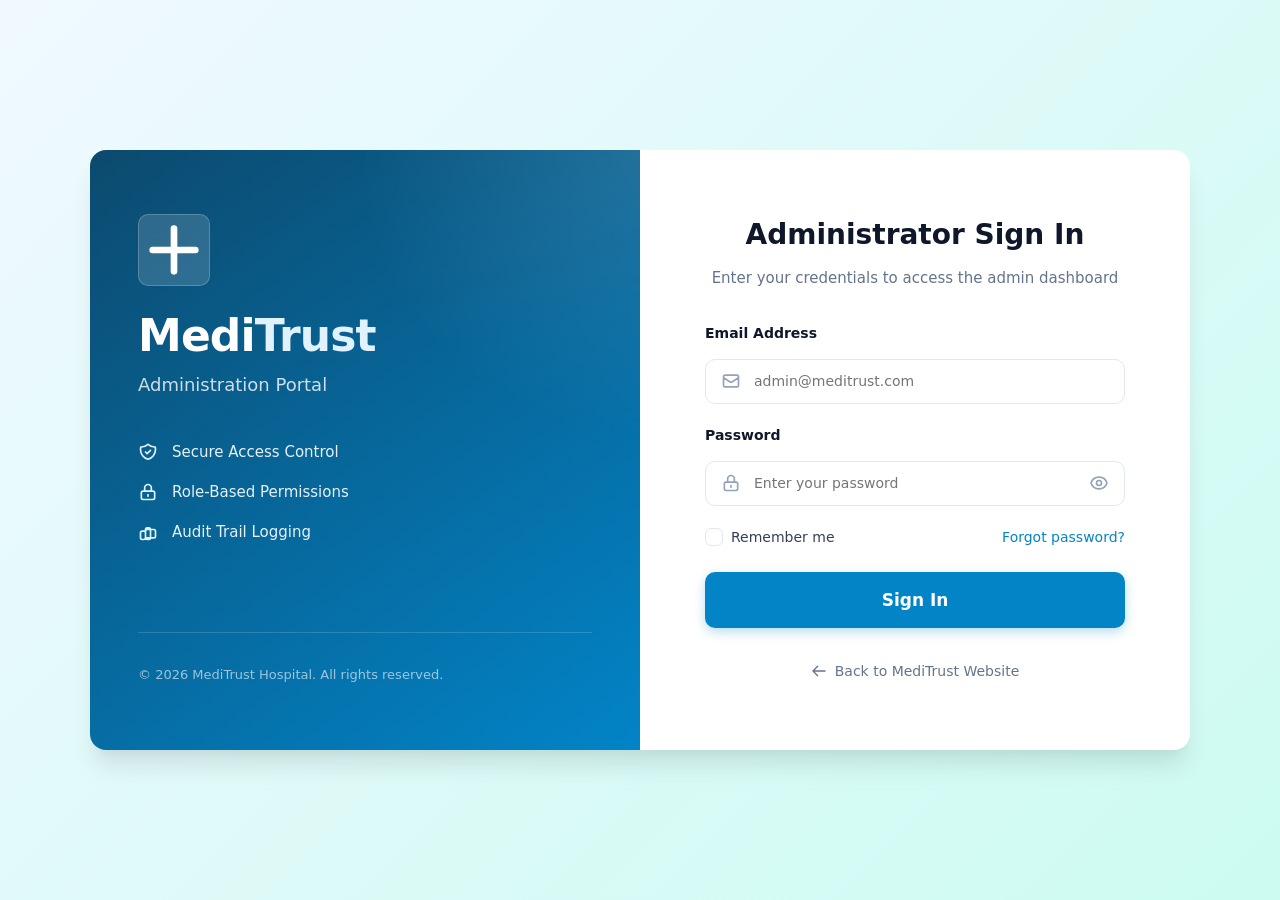
<file: frontend/admin-dashboard.html>
<!DOCTYPE html>
<html lang="en">
<head>
  <meta charset="UTF-8">
  <meta name="viewport" content="width=device-width, initial-scale=1.0">
  <meta name="description" content="MediTrust Admin Dashboard - System Overview & Statistics">
  <title>Dashboard | MediTrust Admin</title>
  <link rel="stylesheet" href="css/style.css">
  <link rel="stylesheet" href="css/admin.css">
</head>
<body class="admin-dashboard-page">

  <!-- Admin Header -->
  <header class="admin-header">
    <div class="admin-header-content">
      <div class="admin-header-left">
        <button type="button" class="sidebar-toggle" id="sidebarToggle" aria-label="Toggle Sidebar" aria-expanded="false">
          <svg width="24" height="24" fill="none" stroke="currentColor" viewBox="0 0 24 24"><path stroke-linecap="round" stroke-linejoin="round" stroke-width="2" d="M4 6h16M4 12h16M4 18h16"></path></svg>
        </button>
        <a href="admin-dashboard.html" class="admin-brand-logo" aria-label="MediTrust Admin Home">
          <div class="brand-icon">
            <svg width="24" height="24" fill="none" stroke="currentColor" viewBox="0 0 24 24"><path stroke-linecap="round" stroke-linejoin="round" stroke-width="2.5" d="M12 4v16m8-8H4"></path></svg>
          </div>
          <div class="brand-text">Medi<span>Trust</span> Admin</div>
        </a>
      </div>
      <div class="admin-header-right">
        <a href="index.html" class="btn btn-outline btn-sm back-to-site" aria-label="Back to Website">
          <svg width="18" height="18" fill="none" stroke="currentColor" viewBox="0 0 24 24"><path stroke-linecap="round" stroke-linejoin="round" stroke-width="2" d="M10 19l-7-7m0 0l7-7m-7 7h18"></path></svg>
          <span>Back to Website</span>
        </a>
        <div class="admin-user-menu">
          <button type="button" class="user-menu-trigger" id="userMenuTrigger" aria-label="User Menu" aria-expanded="false" aria-haspopup="true">
            <div class="user-avatar" id="userAvatar">A</div>
            <span class="user-name" id="userName">Admin</span>
            <svg class="chevron" width="16" height="16" fill="none" stroke="currentColor" viewBox="0 0 24 24"><path stroke-linecap="round" stroke-linejoin="round" stroke-width="2" d="M19 9l-7 7-7-7"></path></svg>
          </button>
          <div class="user-dropdown" id="userDropdown" role="menu" aria-hidden="true">
            <div class="dropdown-header">
              <div class="dropdown-user-info">
                <div class="dropdown-avatar" id="dropdownAvatar">A</div>
                <div class="dropdown-user-details">
                  <span class="dropdown-user-name" id="dropdownUserName">Admin User</span>
                  <span class="dropdown-user-role" id="dropdownUserRole">Administrator</span>
                </div>
              </div>
            </div>
            <div class="dropdown-divider"></div>
            <a href="admin-documents.html" class="dropdown-item" role="menuitem">
              <svg width="18" height="18" fill="none" stroke="currentColor" viewBox="0 0 24 24"><path stroke-linecap="round" stroke-linejoin="round" stroke-width="2" d="M7 21h10a2 2 0 002-2V9.414a1 1 0 00-.293-.707l-5.414-5.414A1 1 0 0012.586 3H7a2 2 0 00-2 2v14a2 2 0 002 2z"></path></svg>
              <span>Documents</span>
            </a>
            <a href="chat.html" class="dropdown-item" role="menuitem">
              <svg width="18" height="18" fill="none" stroke="currentColor" viewBox="0 0 24 24"><path stroke-linecap="round" stroke-linejoin="round" stroke-width="2" d="M8 12h.01M12 12h.01M16 12h.01M21 12c0 4.418-4.03 8-9 8a9.863 9.863 0 01-4.255-.949L3 20l1.395-3.72C3.512 15.042 3 13.574 3 12c0-4.418 4.03-8 9-8s9 3.582 9 8z"></path></svg>
              <span>Open AI Chatbot</span>
            </a>
            <div class="dropdown-divider"></div>
            <button type="button" class="dropdown-item dropdown-item-danger" id="logoutBtn" role="menuitem">
              <svg width="18" height="18" fill="none" stroke="currentColor" viewBox="0 0 24 24"><path stroke-linecap="round" stroke-linejoin="round" stroke-width="2" d="M17 16l4-4m0 0l-4-4m4 4H7m6 4v1a3 3 0 01-3 3H6a3 3 0 01-3-3V7a3 3 0 013-3h4a3 3 0 013 3v1"></path></svg>
              <span>Sign Out</span>
            </button>
          </div>
        </div>
      </div>
    </div>
  </header>

  <div class="admin-layout">
    <!-- Sidebar Navigation -->
    <aside class="admin-sidebar" id="adminSidebar" aria-label="Admin Navigation">
      <nav class="admin-nav">
        <ul class="admin-nav-list" role="list">
          <li class="admin-nav-item">
            <a href="admin-dashboard.html" class="admin-nav-link active" data-page="dashboard" aria-current="page">
              <svg width="20" height="20" fill="none" stroke="currentColor" viewBox="0 0 24 24"><path stroke-linecap="round" stroke-linejoin="round" stroke-width="2" d="M4 6a2 2 0 012-2h2a2 2 0 012 2v2a2 2 0 01-2 2H6a2 2 0 01-2-2V6zM14 6a2 2 0 012-2h2a2 2 0 012 2v2a2 2 0 01-2 2h-2a2 2 0 01-2-2V6zM4 16a2 2 0 012-2h2a2 2 0 012 2v2a2 2 0 01-2 2H6a2 2 0 01-2-2v-2zM14 16a2 2 0 012-2h2a2 2 0 012 2v2a2 2 0 01-2 2h-2a2 2 0 01-2-2v-2z"></path></svg>
              <span>Dashboard</span>
            </a>
          </li>
          <li class="admin-nav-item">
            <a href="chat.html" class="admin-nav-link" data-page="chatbot">
              <svg width="20" height="20" fill="none" stroke="currentColor" viewBox="0 0 24 24"><path stroke-linecap="round" stroke-linejoin="round" stroke-width="2" d="M8 12h.01M12 12h.01M16 12h.01M21 12c0 4.418-4.03 8-9 8a9.863 9.863 0 01-4.255-.949L3 20l1.395-3.72C3.512 15.042 3 13.574 3 12c0-4.418 4.03-8 9-8s9 3.582 9 8z"></path></svg>
              <span>AI Chatbot</span>
            </a>
          </li>
          <li class="admin-nav-item">
            <a href="admin-documents.html" class="admin-nav-link" data-page="documents">
              <svg width="20" height="20" fill="none" stroke="currentColor" viewBox="0 0 24 24"><path stroke-linecap="round" stroke-linejoin="round" stroke-width="2" d="M7 21h10a2 2 0 002-2V9.414a1 1 0 00-.293-.707l-5.414-5.414A1 1 0 0012.586 3H7a2 2 0 00-2 2v14a2 2 0 002 2z"></path></svg>
              <span>Documents</span>
            </a>
          </li>
        </ul>

        <div class="admin-nav-footer">
          <div class="admin-version">
            <span class="version-label">Version</span>
            <span class="version-number" id="appVersion">1.0.0</span>
          </div>
        </div>
      </nav>
    </aside>

    <!-- Sidebar Overlay for Mobile -->
    <div class="sidebar-overlay" id="sidebarOverlay" aria-hidden="true"></div>

    <!-- Main Content -->
    <main class="admin-main" role="main">
      <div class="admin-content">
        <!-- Page Header -->
        <header class="page-header">
          <div class="page-header-content">
            <h1 class="page-title">Dashboard</h1>
            <p class="page-subtitle">System overview and key metrics</p>
          </div>
          <div class="page-header-actions">
            <button type="button" class="btn btn-outline btn-sm" id="refreshDashboardBtn">
              <svg width="16" height="16" fill="none" stroke="currentColor" viewBox="0 0 24 24"><path stroke-linecap="round" stroke-linejoin="round" stroke-width="2" d="M4 4v5h.582m15.356 2A8.001 8.001 0 004.582 9m0 0H9m11 11v-5h-.581m0 0a8.003 8.003 0 01-15.357-2m15.357 2H15"></path></svg>
              <span>Refresh</span>
            </button>
          </div>
        </header>

        <!-- Loading State -->
        <div class="dashboard-loading" id="dashboardLoading" aria-hidden="true">
          <div class="loading-spinner-large"></div>
          <p>Loading dashboard statistics...</p>
        </div>

        <!-- Error State -->
        <div class="dashboard-error hidden" id="dashboardError" role="alert">
          <div class="error-content">
            <svg width="48" height="48" fill="none" stroke="currentColor" viewBox="0 0 24 24"><path stroke-linecap="round" stroke-linejoin="round" stroke-width="2" d="M12 9v2m0 4h.01m-6.938 4h13.856c1.54 0 2.502-1.667 1.732-3L13.732 4c-.77-1.333-2.694-1.333-3.464 0L3.34 16c-.77 1.333.192 3 1.732 3z"></path></svg>
            <h3>Unable to Load Dashboard</h3>
            <p id="dashboardErrorMessage">Failed to fetch dashboard statistics. Please try again.</p>
            <button type="button" class="btn btn-primary" id="retryDashboardBtn">Retry</button>
          </div>
        </div>

        <!-- Dashboard Stats Grid -->
        <div class="dashboard-stats-grid hidden" id="dashboardStatsGrid">
          <!-- Total Users -->
          <article class="stat-card">
            <div class="stat-icon stat-icon-primary">
              <svg width="24" height="24" fill="none" stroke="currentColor" viewBox="0 0 24 24"><path stroke-linecap="round" stroke-linejoin="round" stroke-width="2" d="M12 4.354a4 4 0 110 5.292M15 21H3v-1a6 6 0 0112 0v1zm0 0h6v-1a6 6 0 00-9-5.197M13 7a4 4 0 11-8 0 4 4 0 018 0z"></path></svg>
            </div>
            <div class="stat-content">
              <span class="stat-label">Total Users</span>
              <span class="stat-value" id="statTotalUsers">—</span>
            </div>
          </article>

          <!-- Total Patients -->
          <article class="stat-card">
            <div class="stat-icon stat-icon-secondary">
              <svg width="24" height="24" fill="none" stroke="currentColor" viewBox="0 0 24 24"><path stroke-linecap="round" stroke-linejoin="round" stroke-width="2" d="M17 20h5v-2a3 3 0 00-5.356-1.857M17 20H7m10 0v-2c0-.656-.126-1.283-.356-1.857M7 20H2v-2a3 3 0 015.356-1.857M7 20v-2c0-.656.126-1.283.356-1.857m0 0a5.002 5.002 0 019.288 0M15 7a3 3 0 11-6 0 3 3 0 016 0zm6 3a2 2 0 11-4 0 2 2 0 014 0zM7 10a2 2 0 11-4 0 2 2 0 014 0z"></path></svg>
            </div>
            <div class="stat-content">
              <span class="stat-label">Total Patients</span>
              <span class="stat-value" id="statTotalPatients">—</span>
            </div>
          </article>

          <!-- Total Admins -->
          <article class="stat-card">
            <div class="stat-icon stat-icon-warning">
              <svg width="24" height="24" fill="none" stroke="currentColor" viewBox="0 0 24 24"><path stroke-linecap="round" stroke-linejoin="round" stroke-width="2" d="M9 12l2 2 4-4m5.618-4.016A11.955 11.955 0 0112 2.944a11.955 11.955 0 01-8.618 3.04A12.02 12.02 0 003 9c0 5.591 3.824 10.29 9 11.622 5.176-1.332 9-6.03 9-11.622 0-1.042-.133-2.052-.382-3.016z"></path></svg>
            </div>
            <div class="stat-content">
              <span class="stat-label">Total Admins</span>
              <span class="stat-value" id="statTotalAdmins">—</span>
            </div>
          </article>

          <!-- Active Users -->
          <article class="stat-card">
            <div class="stat-icon stat-icon-success">
              <svg width="24" height="24" fill="none" stroke="currentColor" viewBox="0 0 24 24"><path stroke-linecap="round" stroke-linejoin="round" stroke-width="2" d="M5 13l4 4L19 7"></path></svg>
            </div>
            <div class="stat-content">
              <span class="stat-label">Active Users</span>
              <span class="stat-value" id="statActiveUsers">—</span>
            </div>
          </article>

          <!-- Inactive Users -->
          <article class="stat-card">
            <div class="stat-icon stat-icon-muted">
              <svg width="24" height="24" fill="none" stroke="currentColor" viewBox="0 0 24 24"><path stroke-linecap="round" stroke-linejoin="round" stroke-width="2" d="M18.364 5.636l-3.536 3.536m0 5.656l3.536 3.536M9.172 9.172L5.636 5.636m3.536 9.192l-3.536 3.536M21 12a9 9 0 11-18 0 9 9 0 0118 0zm-5 0a4 4 0 11-8 0 4 4 0 018 0z"></path></svg>
            </div>
            <div class="stat-content">
              <span class="stat-label">Inactive Users</span>
              <span class="stat-value" id="statInactiveUsers">—</span>
            </div>
          </article>

          <!-- Last Updated -->
          <article class="stat-card stat-card-last-updated">
            <div class="stat-icon stat-icon-info">
              <svg width="24" height="24" fill="none" stroke="currentColor" viewBox="0 0 24 24"><path stroke-linecap="round" stroke-linejoin="round" stroke-width="2" d="M12 8v4l3 3m6-3a9 9 0 11-18 0 9 9 0 0118 0z"></path></svg>
            </div>
            <div class="stat-content">
              <span class="stat-label">Last Updated</span>
              <span class="stat-value" id="statLastUpdated">—</span>
            </div>
          </article>
        </div>

        <!-- Quick Actions -->
        <section class="quick-actions" aria-labelledby="quickActionsTitle">
          <h2 id="quickActionsTitle" class="section-title-sm">Quick Actions</h2>
          <div class="quick-actions-grid">
            <a href="admin-documents.html" class="quick-action-card">
              <div class="quick-action-icon quick-action-primary">
                <svg width="24" height="24" fill="none" stroke="currentColor" viewBox="0 0 24 24"><path stroke-linecap="round" stroke-linejoin="round" stroke-width="2" d="M7 16a4 4 0 01-.88-7.903A5 5 0 1115.9 6L16 6a5 5 0 011 9.9M15 13l-3-3m0 0l-3 3m3-3v12"></path></svg>
              </div>
              <div class="quick-action-content">
                <h3>Manage Documents</h3>
                <p>Upload, view, and manage knowledge base documents</p>
              </div>
              <svg class="quick-action-arrow" width="20" height="20" fill="none" stroke="currentColor" viewBox="0 0 24 24"><path stroke-linecap="round" stroke-linejoin="round" stroke-width="2" d="M9 5l7 7-7 7"></path></svg>
            </a>
            <button type="button" class="quick-action-card" id="refreshStatsAction">
              <div class="quick-action-icon quick-action-secondary">
                <svg width="24" height="24" fill="none" stroke="currentColor" viewBox="0 0 24 24"><path stroke-linecap="round" stroke-linejoin="round" stroke-width="2" d="M4 4v5h.582m15.356 2A8.001 8.001 0 004.582 9m0 0H9m11 11v-5h-.581m0 0a8.003 8.003 0 01-15.357-2m15.357 2H15"></path></svg>
              </div>
              <div class="quick-action-content">
                <h3>Refresh Statistics</h3>
                <p>Update dashboard with latest system metrics</p>
              </div>
              <svg class="quick-action-arrow" width="20" height="20" fill="none" stroke="currentColor" viewBox="0 0 24 24"><path stroke-linecap="round" stroke-linejoin="round" stroke-width="2" d="M9 5l7 7-7 7"></path></svg>
            </button>
          </div>
        </section>

        <!-- Recent Activity (Placeholder) -->
        <section class="recent-activity" aria-labelledby="recentActivityTitle">
          <div class="section-header-row">
            <h2 id="recentActivityTitle" class="section-title-sm">Recent Activity</h2>
            <a href="admin-documents.html" class="view-all-link">View all activity</a>
          </div>
          <div class="activity-list" id="activityList">
            <div class="activity-empty">
              <svg width="48" height="48" fill="none" stroke="currentColor" viewBox="0 0 24 24"><path stroke-linecap="round" stroke-linejoin="round" stroke-width="2" d="M9 12h6m-6 4h6m2 5H7a2 2 0 01-2-2V5a2 2 0 012-2h5.586a1 1 0 01.707.293l5.414 5.414a1 1 0 01.293.707V19a2 2 0 01-2 2z"></path></svg>
              <p>No recent activity to display</p>
              <span class="activity-hint">Document uploads and deletions will appear here</span>
            </div>
          </div>
        </section>
      </div>
    </main>
  </div>

  <script src="js/auth.js"></script>
  <script src="js/admin.js"></script>
</body>
</html>
</file>
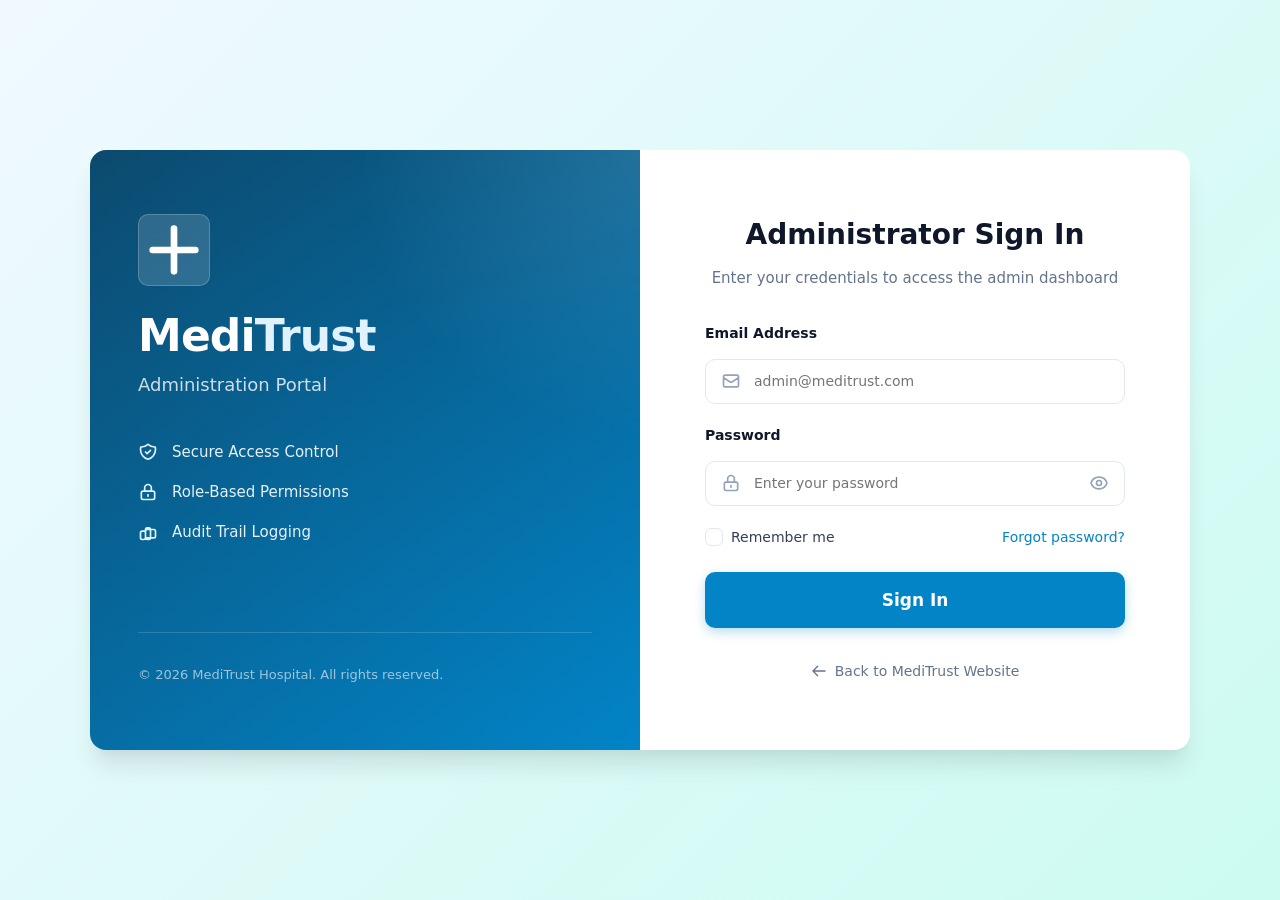
<file: frontend/admin-documents.html>
<!DOCTYPE html>
<html lang="en">
<head>
  <meta charset="UTF-8">
  <meta name="viewport" content="width=device-width, initial-scale=1.0">
  <meta name="description" content="MediTrust Admin Documents - Knowledge Base Management">
  <title>Documents | MediTrust Admin</title>
  <link rel="stylesheet" href="css/style.css">
  <link rel="stylesheet" href="css/admin.css">
</head>
<body class="admin-documents-page">

  <!-- Admin Header -->
  <header class="admin-header">
    <div class="admin-header-content">
      <div class="admin-header-left">
        <button type="button" class="sidebar-toggle" id="sidebarToggle" aria-label="Toggle Sidebar" aria-expanded="false">
          <svg width="24" height="24" fill="none" stroke="currentColor" viewBox="0 0 24 24"><path stroke-linecap="round" stroke-linejoin="round" stroke-width="2" d="M4 6h16M4 12h16M4 18h16"></path></svg>
        </button>
        <a href="admin-dashboard.html" class="admin-brand-logo" aria-label="MediTrust Admin Home">
          <div class="brand-icon">
            <svg width="24" height="24" fill="none" stroke="currentColor" viewBox="0 0 24 24"><path stroke-linecap="round" stroke-linejoin="round" stroke-width="2.5" d="M12 4v16m8-8H4"></path></svg>
          </div>
          <div class="brand-text">Medi<span>Trust</span> Admin</div>
        </a>
      </div>
      <div class="admin-header-right">
        <a href="index.html" class="btn btn-outline btn-sm back-to-site" aria-label="Back to Website">
          <svg width="18" height="18" fill="none" stroke="currentColor" viewBox="0 0 24 24"><path stroke-linecap="round" stroke-linejoin="round" stroke-width="2" d="M10 19l-7-7m0 0l7-7m-7 7h18"></path></svg>
          <span>Back to Website</span>
        </a>
        <div class="admin-user-menu">
          <button type="button" class="user-menu-trigger" id="userMenuTrigger" aria-label="User Menu" aria-expanded="false" aria-haspopup="true">
            <div class="user-avatar" id="userAvatar">A</div>
            <span class="user-name" id="userName">Admin</span>
            <svg class="chevron" width="16" height="16" fill="none" stroke="currentColor" viewBox="0 0 24 24"><path stroke-linecap="round" stroke-linejoin="round" stroke-width="2" d="M19 9l-7 7-7-7"></path></svg>
          </button>
          <div class="user-dropdown" id="userDropdown" role="menu" aria-hidden="true">
            <div class="dropdown-header">
              <div class="dropdown-user-info">
                <div class="dropdown-avatar" id="dropdownAvatar">A</div>
                <div class="dropdown-user-details">
                  <span class="dropdown-user-name" id="dropdownUserName">Admin User</span>
                  <span class="dropdown-user-role" id="dropdownUserRole">Administrator</span>
                </div>
              </div>
            </div>
            <div class="dropdown-divider"></div>
            <a href="admin-dashboard.html" class="dropdown-item" role="menuitem">
              <svg width="18" height="18" fill="none" stroke="currentColor" viewBox="0 0 24 24"><path stroke-linecap="round" stroke-linejoin="round" stroke-width="2" d="M4 6a2 2 0 012-2h2a2 2 0 012 2v2a2 2 0 01-2 2H6a2 2 0 01-2-2V6zM14 6a2 2 0 012-2h2a2 2 0 012 2v2a2 2 0 01-2 2h-2a2 2 0 01-2-2V6zM4 16a2 2 0 012-2h2a2 2 0 012 2v2a2 2 0 01-2 2H6a2 2 0 01-2-2v-2zM14 16a2 2 0 012-2h2a2 2 0 012 2v2a2 2 0 01-2 2h-2a2 2 0 01-2-2v-2z"></path></svg>
              <span>Dashboard</span>
            </a>
            <a href="chat.html" class="dropdown-item" role="menuitem">
              <svg width="18" height="18" fill="none" stroke="currentColor" viewBox="0 0 24 24"><path stroke-linecap="round" stroke-linejoin="round" stroke-width="2" d="M8 12h.01M12 12h.01M16 12h.01M21 12c0 4.418-4.03 8-9 8a9.863 9.863 0 01-4.255-.949L3 20l1.395-3.72C3.512 15.042 3 13.574 3 12c0-4.418 4.03-8 9-8s9 3.582 9 8z"></path></svg>
              <span>Open AI Chatbot</span>
            </a>
            <div class="dropdown-divider"></div>
            <button type="button" class="dropdown-item dropdown-item-danger" id="logoutBtn" role="menuitem">
              <svg width="18" height="18" fill="none" stroke="currentColor" viewBox="0 0 24 24"><path stroke-linecap="round" stroke-linejoin="round" stroke-width="2" d="M17 16l4-4m0 0l-4-4m4 4H7m6 4v1a3 3 0 01-3 3H6a3 3 0 01-3-3V7a3 3 0 013-3h4a3 3 0 013 3v1"></path></svg>
              <span>Sign Out</span>
            </button>
          </div>
        </div>
      </div>
    </div>
  </header>

  <div class="admin-layout">
    <!-- Sidebar Navigation -->
    <aside class="admin-sidebar" id="adminSidebar" aria-label="Admin Navigation">
      <nav class="admin-nav">
        <ul class="admin-nav-list" role="list">
          <li class="admin-nav-item">
            <a href="admin-dashboard.html" class="admin-nav-link" data-page="dashboard">
              <svg width="20" height="20" fill="none" stroke="currentColor" viewBox="0 0 24 24"><path stroke-linecap="round" stroke-linejoin="round" stroke-width="2" d="M4 6a2 2 0 012-2h2a2 2 0 012 2v2a2 2 0 01-2 2H6a2 2 0 01-2-2V6zM14 6a2 2 0 012-2h2a2 2 0 012 2v2a2 2 0 01-2 2h-2a2 2 0 01-2-2V6zM4 16a2 2 0 012-2h2a2 2 0 012 2v2a2 2 0 01-2 2H6a2 2 0 01-2-2v-2zM14 16a2 2 0 012-2h2a2 2 0 012 2v2a2 2 0 01-2 2h-2a2 2 0 01-2-2v-2z"></path></svg>
              <span>Dashboard</span>
            </a>
          </li>
          <li class="admin-nav-item">
            <a href="admin-documents.html" class="admin-nav-link active" data-page="documents" aria-current="page">
              <svg width="20" height="20" fill="none" stroke="currentColor" viewBox="0 0 24 24"><path stroke-linecap="round" stroke-linejoin="round" stroke-width="2" d="M7 21h10a2 2 0 002-2V9.414a1 1 0 00-.293-.707l-5.414-5.414A1 1 0 0012.586 3H7a2 2 0 00-2 2v14a2 2 0 002 2z"></path></svg>
              <span>Documents</span>
            </a>
          </li>
        </ul>

        <div class="admin-nav-footer">
          <div class="admin-version">
            <span class="version-label">Version</span>
            <span class="version-number" id="appVersion">1.0.0</span>
          </div>
        </div>
      </nav>
    </aside>

    <!-- Sidebar Overlay for Mobile -->
    <div class="sidebar-overlay" id="sidebarOverlay" aria-hidden="true"></div>

    <!-- Main Content -->
    <main class="admin-main" role="main">
      <div class="admin-content">
        <!-- Page Header -->
        <header class="page-header">
          <div class="page-header-content">
            <h1 class="page-title">Documents</h1>
            <p class="page-subtitle">Manage knowledge base documents and uploads</p>
          </div>
          <div class="page-header-actions">
            <button type="button" class="btn btn-primary" id="openUploadModalBtn">
              <svg width="18" height="18" fill="none" stroke="currentColor" viewBox="0 0 24 24"><path stroke-linecap="round" stroke-linejoin="round" stroke-width="2" d="M12 4v16m8-8H4"></path></svg>
              <span>Upload Document</span>
            </button>
          </div>
        </header>

        <!-- Upload Modal -->
        <div class="modal-overlay" id="uploadModal" role="dialog" aria-modal="true" aria-labelledby="uploadModalTitle" aria-hidden="true">
          <div class="modal-box modal-box-lg">
            <button type="button" class="modal-close-btn" id="closeUploadModal" aria-label="Close upload modal">
              <svg width="20" height="20" fill="none" stroke="currentColor" viewBox="0 0 24 24"><path stroke-linecap="round" stroke-linejoin="round" stroke-width="2" d="M6 18L18 6M6 6l12 12"></path></svg>
            </button>
            <header class="modal-header">
              <h3 id="uploadModalTitle">Upload Document</h3>
              <p>Select a PDF, TXT, DOC, DOCX, or JSON file to upload to the knowledge base</p>
            </header>

            <form id="uploadForm" novalidate>
              <!-- Drop Zone -->
              <div class="drop-zone" id="dropZone" role="button" tabindex="0" aria-label="Drop zone for document upload. Click or drag and drop a PDF, TXT, DOC, DOCX, or JSON file.">
                <input type="file" id="fileInput" accept=".pdf,.txt,.doc,.docx,.json,application/pdf,text/plain,application/msword,application/vnd.openxmlformats-officedocument.wordprocessingml.document,application/json" hidden>
                <div class="drop-zone-content" id="dropZoneContent">
                  <svg class="drop-zone-icon" width="48" height="48" fill="none" stroke="currentColor" viewBox="0 0 24 24"><path stroke-linecap="round" stroke-linejoin="round" stroke-width="1.5" d="M7 16a4 4 0 01-.88-7.903A5 5 0 1115.9 6L16 6a5 5 0 011 9.9M15 13l-3-3m0 0l-3 3m3-3v12"></path></svg>
                  <p class="drop-zone-text">Drag and drop a PDF, TXT, DOC, DOCX, or JSON file here, or click to browse</p>
                  <p class="drop-zone-hint">Maximum file size: 10 MB · PDF, TXT, DOC, DOCX, and JSON files only</p>
                </div>
                <div class="drop-zone-preview hidden" id="dropZonePreview">
                  <div class="preview-file-info">
                    <svg class="preview-file-icon" width="32" height="32" fill="none" stroke="currentColor" viewBox="0 0 24 24"><path stroke-linecap="round" stroke-linejoin="round" stroke-width="1.5" d="M7 21h10a2 2 0 002-2V9.414a1 1 0 00-.293-.707l-5.414-5.414A1 1 0 0012.586 3H7a2 2 0 00-2 2v14a2 2 0 002 2z"></path></svg>
                    <div class="preview-file-details">
                      <span class="preview-file-name" id="previewFileName"></span>
                      <span class="preview-file-size" id="previewFileSize"></span>
                    </div>
                  </div>
                  <button type="button" class="btn btn-outline btn-sm" id="removeFileBtn">Remove</button>
                </div>
              </div>

              <div class="error-feedback" id="uploadError" role="alert" hidden></div>

              <!-- Upload Progress -->
              <div class="upload-progress hidden" id="uploadProgress" role="status" aria-live="polite">
                <div class="progress-bar">
                  <div class="progress-fill" id="progressFill" style="width: 0%"></div>
                </div>
                <div class="progress-info">
                  <span class="progress-text" id="progressText">Uploading...</span>
                  <span class="progress-percent" id="progressPercent">0%</span>
                </div>
              </div>

              <div class="modal-footer">
                <button type="button" class="btn btn-outline" id="cancelUploadBtn">Cancel</button>
                <button type="submit" class="btn btn-primary" id="submitUploadBtn" disabled>
                  <span class="btn-text">Upload Document</span>
                  <span class="btn-loading hidden">
                    <svg class="spinner" width="18" height="18" fill="none" stroke="currentColor" viewBox="0 0 24 24"><circle class="opacity-25" cx="12" cy="12" r="10" stroke="currentColor" stroke-width="4"></circle><path class="opacity-75" fill="currentColor" d="M4 12a8 8 0 018-8V0C5.373 0 0 5.373 0 12h4zm2 5.291A7.962 7.962 0 014 12H0c0 3.042 1.135 5.824 3 7.938l3-2.647z"></path></svg>
                    Uploading...
                  </span>
                </button>
              </div>
            </form>
          </div>
        </div>

        <!-- Delete Confirmation Modal -->
        <div class="modal-overlay" id="deleteModal" role="dialog" aria-modal="true" aria-labelledby="deleteModalTitle" aria-hidden="true">
          <div class="modal-box">
            <header class="modal-header">
              <h3 id="deleteModalTitle">Delete Document</h3>
              <p>This action cannot be undone</p>
            </header>
            <div class="modal-body">
              <p>Are you sure you want to delete <strong id="deleteDocName"></strong>?</p>
              <p class="text-muted text-sm">This will permanently remove the document and its file from storage.</p>
            </div>
            <div class="modal-footer">
              <button type="button" class="btn btn-outline" id="cancelDeleteBtn">Cancel</button>
              <button type="button" class="btn btn-emergency" id="confirmDeleteBtn">
                <span class="btn-text">Delete</span>
                <span class="btn-loading hidden">
                  <svg class="spinner" width="18" height="18" fill="none" stroke="currentColor" viewBox="0 0 24 24"><circle class="opacity-25" cx="12" cy="12" r="10" stroke="currentColor" stroke-width="4"></circle><path class="opacity-75" fill="currentColor" d="M4 12a8 8 0 018-8V0C5.373 0 0 5.373 0 12h4zm2 5.291A7.962 7.962 0 014 12H0c0 3.042 1.135 5.824 3 7.938l3-2.647z"></path></svg>
                  Deleting...
                </span>
              </button>
            </div>
          </div>
        </div>

        <!-- Ingest Document Modal -->
        <div class="modal-overlay" id="ingestModal" role="dialog" aria-modal="true" aria-labelledby="ingestModalTitle" aria-hidden="true">
          <div class="modal-box modal-box-lg">
            <button type="button" class="modal-close-btn" id="closeIngestModal" aria-label="Close ingest modal" hidden>
              <svg width="20" height="20" fill="none" stroke="currentColor" viewBox="0 0 24 24"><path stroke-linecap="round" stroke-linejoin="round" stroke-width="2" d="M6 18L18 6M6 6l12 12"></path></svg>
            </button>
            <header class="modal-header">
              <h3 id="ingestModalTitle">Ingest Document</h3>
              <p id="ingestModalSubtitle">Processing document for RAG knowledge base...</p>
            </header>
            <div class="modal-body">
              <div class="ingest-progress" id="ingestProgress">
                <div class="progress-step" id="stepLoad">
                  <svg class="step-icon" width="20" height="20" fill="none" stroke="currentColor" viewBox="0 0 24 24"><path stroke-linecap="round" stroke-linejoin="round" stroke-width="2" d="M7 16a4 4 0 01-.88-7.903A5 5 0 1115.9 6L16 6a5 5 0 011 9.9M15 13l-3-3m0 0l-3 3m3-3v12"></path></svg>
                  <span class="step-label">Loading document</span>
                </div>
                <div class="progress-step" id="stepSplit">
                  <svg class="step-icon" width="20" height="20" fill="none" stroke="currentColor" viewBox="0 0 24 24"><path stroke-linecap="round" stroke-linejoin="round" stroke-width="2" d="M12 19l9 2-9-18-9 18 9-2zm0 0v-8"></path></svg>
                  <span class="step-label">Splitting into chunks</span>
                </div>
                <div class="progress-step" id="stepEmbed">
                  <svg class="step-icon" width="20" height="20" fill="none" stroke="currentColor" viewBox="0 0 24 24"><path stroke-linecap="round" stroke-linejoin="round" stroke-width="2" d="M13 10V3L4 14h7v7l9-11h-7z"></path></svg>
                  <span class="step-label">Generating embeddings</span>
                </div>
                <div class="progress-step" id="stepStore">
                  <svg class="step-icon" width="20" height="20" fill="none" stroke="currentColor" viewBox="0 0 24 24"><path stroke-linecap="round" stroke-linejoin="round" stroke-width="2" d="M4 6a2 2 0 012-2h2a2 2 0 012 2v2a2 2 0 01-2 2H6a2 2 0 01-2-2V6zM14 6a2 2 0 012-2h2a2 2 0 012 2v2a2 2 0 01-2 2h-2a2 2 0 01-2-2V6zM4 16a2 2 0 012-2h2a2 2 0 012 2v2a2 2 0 01-2 2H6a2 2 0 01-2-2v-2zM14 16a2 2 0 012-2h2a2 2 0 012 2v2a2 2 0 01-2 2h-2a2 2 0 01-2-2v-2z"></path></svg>
                  <span class="step-label">Storing in vector database</span>
                </div>
              </div>
              <div class="error-feedback" id="ingestError" role="alert" hidden></div>
            </div>
            <div class="modal-footer">
              <button type="button" class="btn btn-outline" id="cancelIngestBtn">Close</button>
              <button type="button" class="btn btn-primary" id="confirmIngestBtn" hidden>
                <span class="btn-text">Ingest Document</span>
                <span class="btn-loading hidden">
                  <svg class="spinner" width="18" height="18" fill="none" stroke="currentColor" viewBox="0 0 24 24"><circle class="opacity-25" cx="12" cy="12" r="10" stroke="currentColor" stroke-width="4"></circle><path class="opacity-75" fill="currentColor" d="M4 12a8 8 0 018-8V0C5.373 0 0 5.373 0 12h4zm2 5.291A7.962 7.962 0 014 12H0c0 3.042 1.135 5.824 3 7.938l3-2.647z"></path></svg>
                  Processing...
                </span>
              </button>
            </div>
          </div>
        </div>

        <!-- Loading State -->
        <div class="documents-loading" id="documentsLoading" aria-hidden="true">
          <div class="loading-spinner-large"></div>
          <p>Loading documents...</p>
        </div>

        <!-- Error State -->
        <div class="documents-error hidden" id="documentsError" role="alert">
          <div class="error-content">
            <svg width="48" height="48" fill="none" stroke="currentColor" viewBox="0 0 24 24"><path stroke-linecap="round" stroke-linejoin="round" stroke-width="2" d="M12 9v2m0 4h.01m-6.938 4h13.856c1.54 0 2.502-1.667 1.732-3L13.732 4c-.77-1.333-2.694-1.333-3.464 0L3.34 16c-.77 1.333.192 3 1.732 3z"></path></svg>
            <h3>Unable to Load Documents</h3>
            <p id="documentsErrorMessage">Failed to fetch documents. Please try again.</p>
            <button type="button" class="btn btn-primary" id="retryDocumentsBtn">Retry</button>
          </div>
        </div>

        <!-- Documents Table -->
        <div class="documents-table-container hidden" id="documentsTableContainer">
          <div class="table-responsive">
            <table class="admin-table" id="documentsTable" role="grid">
              <thead>
                <tr>
                  <th scope="col">Document</th>
                  <th scope="col">Size</th>
                  <th scope="col">Upload Date</th>
                  <th scope="col">Status</th>
                  <th scope="col"><span class="visually-hidden">Actions</span></th>
                </tr>
              </thead>
              <tbody id="documentsTableBody">
                <!-- Rows populated by JavaScript -->
              </tbody>
            </table>
          </div>

          <!-- Pagination -->
          <nav class="pagination" id="pagination" aria-label="Documents pagination" hidden>
            <button type="button" class="pagination-btn" id="prevPageBtn" aria-label="Previous page" disabled>
              <svg width="18" height="18" fill="none" stroke="currentColor" viewBox="0 0 24 24"><path stroke-linecap="round" stroke-linejoin="round" stroke-width="2" d="M15 19l-7-7 7-7"></path></svg>
            </button>
            <div class="pagination-pages" id="paginationPages" role="group" aria-label="Page numbers"></div>
            <button type="button" class="pagination-btn" id="nextPageBtn" aria-label="Next page" disabled>
              <svg width="18" height="18" fill="none" stroke="currentColor" viewBox="0 0 24 24"><path stroke-linecap="round" stroke-linejoin="round" stroke-width="2" d="M9 5l7 7-7 7"></path></svg>
            </button>
            <div class="pagination-info" id="paginationInfo"></div>
          </nav>
        </div>

        <!-- Empty State -->
        <div class="documents-empty hidden" id="documentsEmpty">
          <svg width="64" height="64" fill="none" stroke="currentColor" viewBox="0 0 24 24"><path stroke-linecap="round" stroke-linejoin="round" stroke-width="1.5" d="M7 21h10a2 2 0 002-2V9.414a1 1 0 00-.293-.707l-5.414-5.414A1 1 0 0012.586 3H7a2 2 0 00-2 2v14a2 2 0 002 2z"></path></svg>
          <h3>No Documents Yet</h3>
          <p>Upload your first PDF, TXT, DOC, DOCX, or JSON document to build the knowledge base.</p>
          <button type="button" class="btn btn-primary" id="emptyUploadBtn">
            <svg width="18" height="18" fill="none" stroke="currentColor" viewBox="0 0 24 24"><path stroke-linecap="round" stroke-linejoin="round" stroke-width="2" d="M12 4v16m8-8H4"></path></svg>
            <span>Upload Document</span>
          </button>
        </div>
      </div>
    </main>
  </div>

  <script src="js/auth.js"></script>
  <script src="js/admin.js"></script>
</body>
</html>
</file>
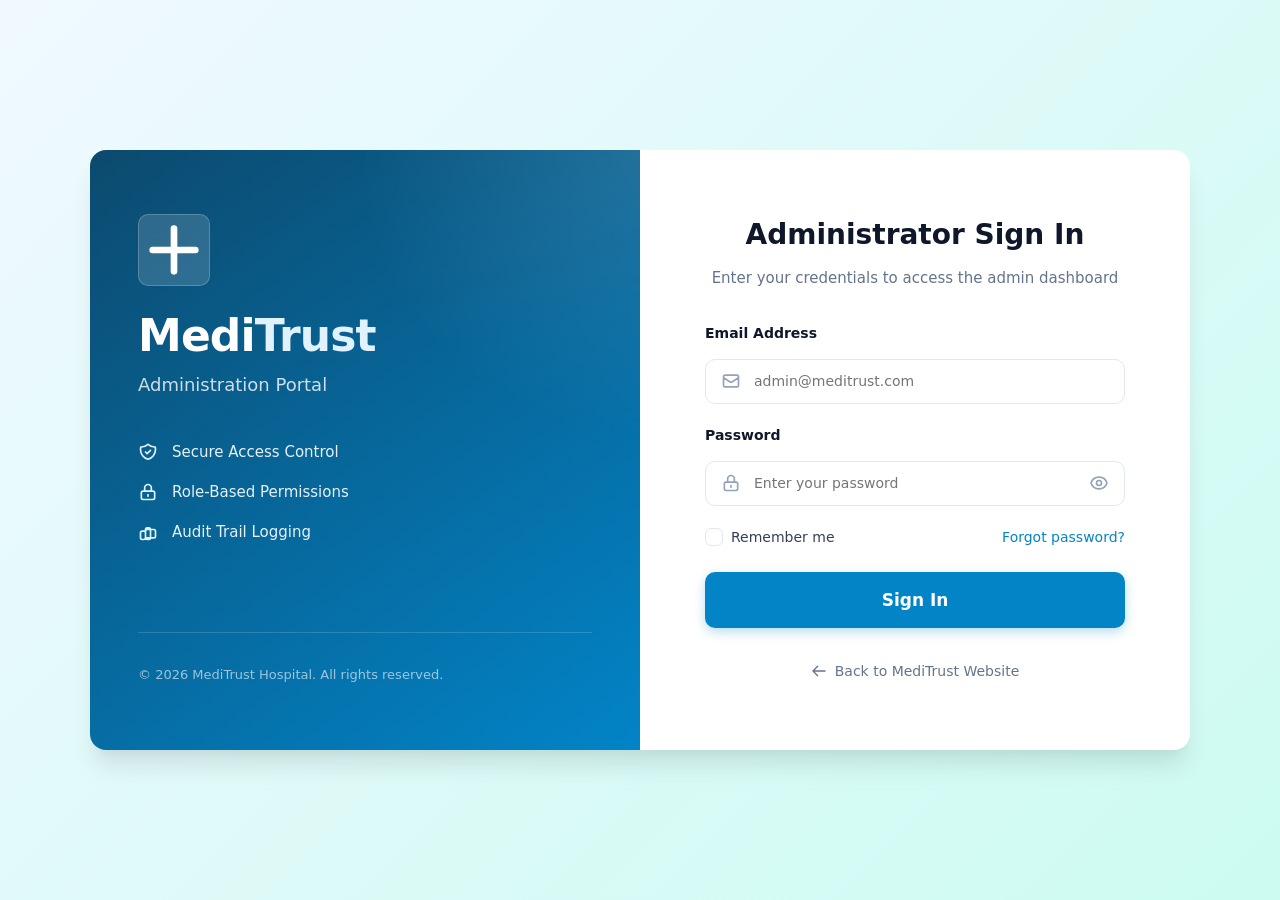
<file: frontend/admin-login.html>
<!DOCTYPE html>
<html lang="en">
<head>
  <meta charset="UTF-8">
  <meta name="viewport" content="width=device-width, initial-scale=1.0">
  <meta name="description" content="MediTrust Admin Portal - Secure Administrator Login">
  <title>Admin Login | MediTrust</title>
  <link rel="stylesheet" href="css/style.css">
  <link rel="stylesheet" href="css/admin.css">
</head>
<body class="admin-login-page">

  <main class="admin-login-main">
    <div class="admin-login-wrapper">
      <!-- Left Brand Panel -->
      <div class="admin-login-brand">
        <div class="brand-content">
          <div class="brand-logo-large">
            <svg width="64" height="64" fill="none" stroke="currentColor" viewBox="0 0 24 24">
              <path stroke-linecap="round" stroke-linejoin="round" stroke-width="2.5" d="M12 4v16m8-8H4"></path>
            </svg>
          </div>
          <div class="brand-text-large">
            <h1>Medi<span>Trust</span></h1>
            <p class="brand-tagline">Administration Portal</p>
          </div>
          <div class="brand-features">
            <div class="brand-feature">
              <svg width="20" height="20" fill="none" stroke="currentColor" viewBox="0 0 24 24"><path stroke-linecap="round" stroke-linejoin="round" stroke-width="2" d="M9 12l2 2 4-4m5.618-4.016A11.955 11.955 0 0112 2.944a11.955 11.955 0 01-8.618 3.04A12.02 12.02 0 003 9c0 5.591 3.824 10.29 9 11.622 5.176-1.332 9-6.03 9-11.622 0-1.042-.133-2.052-.382-3.016z"></path></svg>
              <span>Secure Access Control</span>
            </div>
            <div class="brand-feature">
              <svg width="20" height="20" fill="none" stroke="currentColor" viewBox="0 0 24 24"><path stroke-linecap="round" stroke-linejoin="round" stroke-width="2" d="M12 15v2m-6 4h12a2 2 0 002-2v-6a2 2 0 00-2-2H6a2 2 0 00-2 2v6a2 2 0 002 2zm10-10V7a4 4 0 00-8 0v4h8z"></path></svg>
              <span>Role-Based Permissions</span>
            </div>
            <div class="brand-feature">
              <svg width="20" height="20" fill="none" stroke="currentColor" viewBox="0 0 24 24"><path stroke-linecap="round" stroke-linejoin="round" stroke-width="2" d="M9 19v-6a2 2 0 00-2-2H5a2 2 0 00-2 2v6a2 2 0 002 2h2a2 2 0 002-2zm0 0V9a2 2 0 012-2h2a2 2 0 012 2v10m-6 0a2 2 0 002 2h2a2 2 0 002-2m-4 0h8a2 2 0 002-2v-6a2 2 0 00-2-2h-8a2 2 0 00-2 2v6a2 2 0 002 2z"></path></svg>
              <span>Audit Trail Logging</span>
            </div>
          </div>
        </div>
        <div class="brand-footer">
          <p>&copy; 2026 MediTrust Hospital. All rights reserved.</p>
        </div>
      </div>

      <!-- Right Login Panel -->
      <div class="admin-login-panel">
        <div class="login-card">
          <header class="login-header">
            <h2>Administrator Sign In</h2>
            <p>Enter your credentials to access the admin dashboard</p>
          </header>

          <form id="adminLoginForm" novalidate>
            <div class="form-group">
              <label for="adminEmail">Email Address</label>
              <div class="input-wrapper">
                <svg class="input-icon" width="20" height="20" fill="none" stroke="currentColor" viewBox="0 0 24 24"><path stroke-linecap="round" stroke-linejoin="round" stroke-width="2" d="M3 8l7.89 5.26a2 2 0 002.22 0L21 8M5 19h14a2 2 0 002-2V7a2 2 0 00-2-2H5a2 2 0 00-2 2v10a2 2 0 002 2z"></path></svg>
                <input type="email" id="adminEmail" class="form-control" placeholder="admin@meditrust.com" required autocomplete="email">
              </div>
              <div class="error-feedback"></div>
            </div>

            <div class="form-group">
              <label for="adminPassword">Password</label>
              <div class="input-wrapper">
                <svg class="input-icon" width="20" height="20" fill="none" stroke="currentColor" viewBox="0 0 24 24"><path stroke-linecap="round" stroke-linejoin="round" stroke-width="2" d="M12 15v2m-6 4h12a2 2 0 002-2v-6a2 2 0 00-2-2H6a2 2 0 00-2 2v6a2 2 0 002 2zm10-10V7a4 4 0 00-8 0v4h8z"></path></svg>
                <input type="password" id="adminPassword" class="form-control" placeholder="Enter your password" required autocomplete="current-password">
                <button type="button" class="toggle-password" aria-label="Toggle password visibility">
                  <svg class="icon-eye" width="20" height="20" fill="none" stroke="currentColor" viewBox="0 0 24 24"><path stroke-linecap="round" stroke-linejoin="round" stroke-width="2" d="M15 12a3 3 0 11-6 0 3 3 0 016 0z"></path><path stroke-linecap="round" stroke-linejoin="round" stroke-width="2" d="M2.458 12C3.732 7.943 7.523 5 12 5c4.478 0 8.268 2.943 9.542 7-1.274 4.057-5.064 7-9.542 7-4.477 0-8.268-2.943-9.542-7z"></path></svg>
                  <svg class="icon-eye-off hidden" width="20" height="20" fill="none" stroke="currentColor" viewBox="0 0 24 24"><path stroke-linecap="round" stroke-linejoin="round" stroke-width="2" d="M13.875 18.825A10.05 10.05 0 0112 19c-4.478 0-8.268-2.943-9.543-7a9.97 9.97 0 011.563-3.029m5.858.908a3 3 0 114.243 4.243M9.878 9.878l4.242 4.242M9.88 9.88l-3.29-3.29m7.532 7.532l3.29 3.29M3 3l3.59 3.59m0 0A9.953 9.953 0 0112 5c4.478 0 8.268 2.943 9.543 7a10.025 10.025 0 01-4.132 5.411m0 0L21 21"></path></svg>
                </button>
              </div>
              <div class="error-feedback"></div>
            </div>

            <div class="form-options">
              <label class="checkbox-wrapper">
                <input type="checkbox" id="rememberMe" name="rememberMe">
                <span class="checkmark"></span>
                <span>Remember me</span>
              </label>
              <a href="#" class="forgot-password-link">Forgot password?</a>
            </div>

            <button type="submit" class="btn btn-primary btn-lg btn-block" id="loginBtn">
              <span class="btn-text">Sign In</span>
              <span class="btn-loading hidden">
                <svg class="spinner" width="20" height="20" fill="none" stroke="currentColor" viewBox="0 0 24 24"><circle class="opacity-25" cx="12" cy="12" r="10" stroke="currentColor" stroke-width="4"></circle><path class="opacity-75" fill="currentColor" d="M4 12a8 8 0 018-8V0C5.373 0 0 5.373 0 12h4zm2 5.291A7.962 7.962 0 014 12H0c0 3.042 1.135 5.824 3 7.938l3-2.647z"></path></svg>
                Signing in...
              </span>
            </button>
          </form>

          <div class="login-footer">
            <a href="index.html" class="back-to-site">
              <svg width="16" height="16" fill="none" stroke="currentColor" viewBox="0 0 24 24"><path stroke-linecap="round" stroke-linejoin="round" stroke-width="2" d="M10 19l-7-7m0 0l7-7m-7 7h18"></path></svg>
              Back to MediTrust Website
            </a>
          </div>
        </div>
      </div>
    </div>
  </main>

  <script src="js/auth.js"></script>
  <script src="js/admin.js"></script>
</body>
</html>
</file>
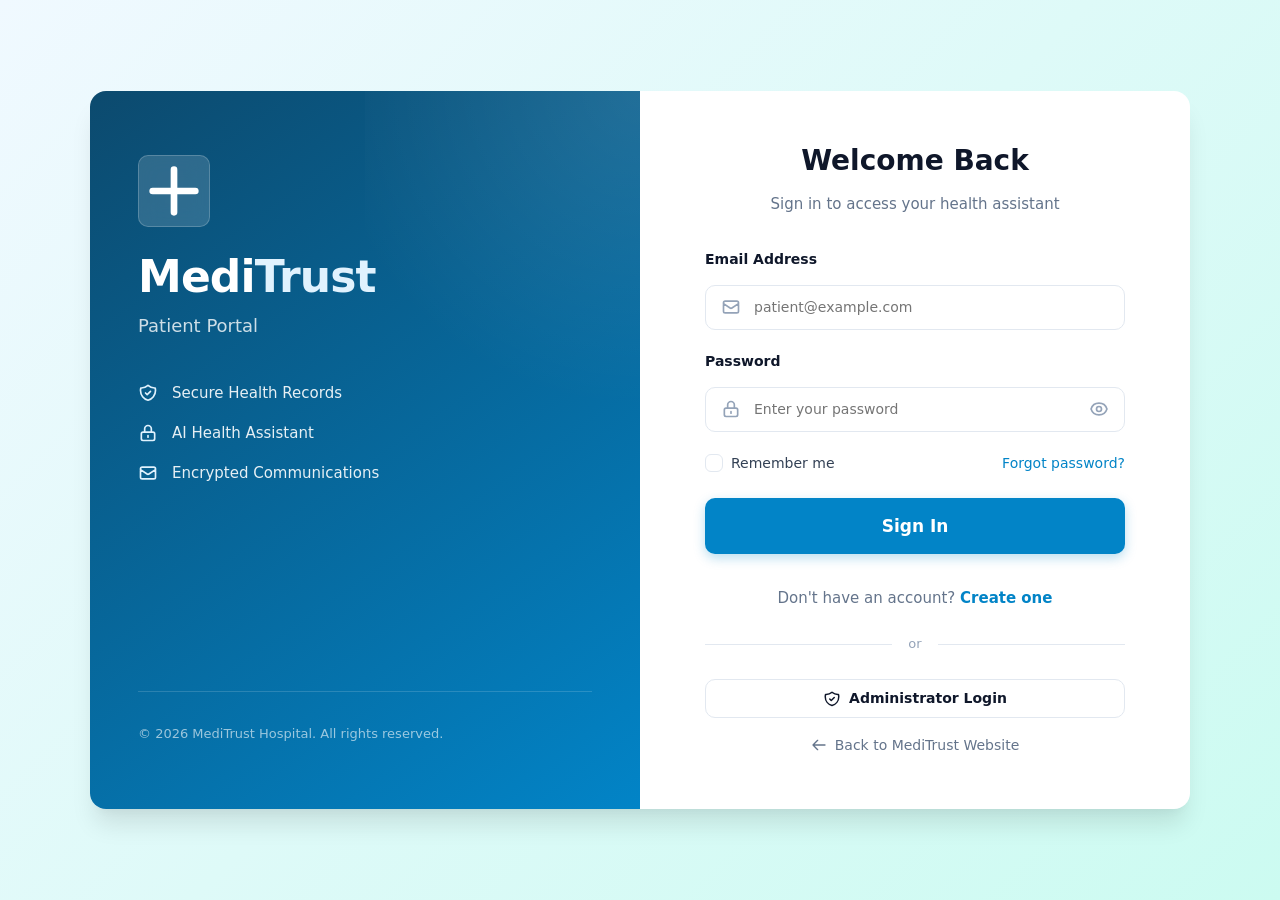
<file: frontend/chat.html>
<!DOCTYPE html>
<html lang="en">
<head>
  <meta charset="UTF-8">
  <meta name="viewport" content="width=device-width, initial-scale=1.0">
  <meta name="description" content="MediTrust AI Health Assistant - Chat">
  <title>AI Health Assistant | MediTrust</title>
  <link rel="stylesheet" href="css/style.css">
  <link rel="stylesheet" href="css/chat.css">
</head>
<body class="chat-page">

  <!-- Header -->
  <header class="chat-header">
    <div class="chat-header-content">
      <div class="chat-header-left">
        <a href="index.html" class="chat-brand-logo" id="chatBrandLogo" aria-label="MediTrust Home">
          <div class="brand-icon">
            <svg width="24" height="24" fill="none" stroke="currentColor" viewBox="0 0 24 24"><path stroke-linecap="round" stroke-linejoin="round" stroke-width="2.5" d="M12 4v16m8-8H4"></path></svg>
          </div>
          <div class="brand-text">Medi<span>Trust</span></div>
        </a>
        <span class="chat-page-title">AI Health Assistant</span>
      </div>
      <div class="chat-header-right">
        <button type="button" class="btn btn-outline btn-sm btn-icon" id="endChatBtn" aria-label="End conversation and rate" style="display: none;">
          <svg width="18" height="18" fill="none" stroke="currentColor" viewBox="0 0 24 24"><path stroke-linecap="round" stroke-linejoin="round" stroke-width="2" d="M17 16l4-4m0 0l-4-4m4 4H7m6 4v1a3 3 0 01-3 3H6a3 3 0 01-3-3V7a3 3 0 013-3h4a3 3 0 013 3v1"></path></svg>
          <span class="btn-text">End Chat</span>
        </button>
        <div class="chat-user-menu">
          <button type="button" class="user-menu-trigger" id="userMenuTrigger" aria-label="User Menu" aria-expanded="false" aria-haspopup="true">
            <div class="user-avatar" id="userAvatar">U</div>
            <span class="user-name" id="userName">User</span>
            <svg class="chevron" width="16" height="16" fill="none" stroke="currentColor" viewBox="0 0 24 24"><path stroke-linecap="round" stroke-linejoin="round" stroke-width="2" d="M19 9l-7 7-7-7"></path></svg>
          </button>
          <div class="user-dropdown" id="userDropdown" role="menu" aria-hidden="true">
            <div class="dropdown-header">
              <div class="dropdown-user-info">
                <div class="dropdown-avatar" id="dropdownAvatar">U</div>
                <div class="dropdown-user-details">
                  <span class="dropdown-user-name" id="dropdownUserName">Patient User</span>
                  <span class="dropdown-user-role" id="dropdownUserRole">Patient</span>
                </div>
              </div>
            </div>
            <div class="dropdown-divider"></div>
            <button type="button" class="dropdown-item dropdown-item-danger" id="logoutBtn" role="menuitem">
              <svg width="18" height="18" fill="none" stroke="currentColor" viewBox="0 0 24 24"><path stroke-linecap="round" stroke-linejoin="round" stroke-width="2" d="M17 16l4-4m0 0l-4-4m4 4H7m6 4v1a3 3 0 01-3 3H6a3 3 0 01-3-3V7a3 3 0 013-3h4a3 3 0 013 3v1"></path></svg>
              <span>Sign Out</span>
            </button>
          </div>
        </div>
      </div>
    </div>
  </header>

  <div class="chat-layout">
    <!-- Sidebar - Conversation History -->
    <aside class="chat-sidebar" id="chatSidebar" aria-label="Conversation History">
      <div class="chat-sidebar-header">
        <h3>Conversations</h3>
        <button type="button" class="btn btn-outline btn-sm btn-icon" id="newChatBtn" aria-label="New conversation">
          <svg width="18" height="18" fill="none" stroke="currentColor" viewBox="0 0 24 24"><path stroke-linecap="round" stroke-linejoin="round" stroke-width="2" d="M12 4v16m8-8H4"></path></svg>
        </button>
      </div>
      <div class="chat-sidebar-content">
        <div class="conversation-list" id="conversationList">
          <!-- Conversations will be populated here -->
          <div class="conversation-empty" id="conversationEmpty">
            <svg width="48" height="48" fill="none" stroke="currentColor" viewBox="0 0 24 24"><path stroke-linecap="round" stroke-linejoin="round" stroke-width="1.5" d="M8 12h.01M12 12h.01M16 12h.01M21 12c0 4.418-4.03 8-9 8a9.863 9.863 0 01-4.255-.949L3 20l1.395-3.72C3.512 15.042 3 13.574 3 12c0-4.418 4.03-8 9-8s9 3.582 9 8z"></path></svg>
            <p>No conversations yet</p>
            <span>Start a new chat to begin</span>
          </div>
        </div>
      </div>
      <div class="chat-sidebar-footer">
        <div class="chat-disclaimer">
          <svg width="16" height="16" fill="none" stroke="currentColor" viewBox="0 0 24 24"><path stroke-linecap="round" stroke-linejoin="round" stroke-width="2" d="M13 16h-1v-4h-1m1-4h.01M21 12a9 9 0 11-18 0 9 9 0 0118 0z"></path></svg>
          <span>AI responses are for informational purposes only. Not a substitute for professional medical advice.</span>
        </div>
      </div>
    </aside>

    <!-- Sidebar Overlay for Mobile -->
    <div class="sidebar-overlay" id="sidebarOverlay" aria-hidden="true"></div>

    <!-- Main Chat Area -->
    <main class="chat-main" role="main">
      <div class="chat-window" id="chatWindow">
        <!-- Welcome State -->
        <div class="chat-welcome" id="chatWelcome">
          <div class="welcome-content">
            <div class="welcome-avatar">
              <svg width="48" height="48" fill="none" stroke="currentColor" viewBox="0 0 24 24"><path stroke-linecap="round" stroke-linejoin="round" stroke-width="1.5" d="M9.663 17h4.673M12 3v1m6.364 1.636l-.707.707M21 12h-1M4 12H3m3.343-5.657l-.707-.707m2.828 9.9a5 5 0 117.072 0l-.548.547A3.374 3.374 0 0014 18.469V19a2 2 0 11-4 0v-.531c0-.895-.356-1.754-.988-2.386l-.548-.547z"></path></svg>
            </div>
            <h2>Welcome to MediTrust AI Health Assistant</h2>
            <p>I'm here to help you with health-related questions, appointment information, and general wellness guidance.</p>
            <div class="welcome-suggestions">
              <button type="button" class="suggestion-chip" data-suggestion="How can I book an appointment with a cardiologist?">Book cardiology appointment</button>
              <button type="button" class="suggestion-chip" data-suggestion="What are the symptoms of high blood pressure?">High blood pressure symptoms</button>
              <button type="button" class="suggestion-chip" data-suggestion="Can you help me understand my lab results?">Understand lab results</button>
              <button type="button" class="suggestion-chip" data-suggestion="What should I do for a minor burn?">First aid for burns</button>
            </div>
            <p class="welcome-disclaimer">
              <svg width="16" height="16" fill="none" stroke="currentColor" viewBox="0 0 24 24"><path stroke-linecap="round" stroke-linejoin="round" stroke-width="2" d="M13 16h-1v-4h-1m1-4h.01M21 12a9 9 0 11-18 0 9 9 0 0118 0z"></path></svg>
              This AI assistant provides general health information only. For medical emergencies, call emergency services immediately.
            </p>
          </div>
        </div>

        <!-- Chat Messages Container -->
        <div class="chat-messages hidden" id="chatMessages" role="log" aria-live="polite" aria-label="Chat messages">
          <!-- Messages will be appended here -->
        </div>
      </div>

      <!-- Chat Input Area -->
      <div class="chat-input-area">
        <form id="chatForm" class="chat-form">
          <div class="chat-input-wrapper">
            <textarea
              id="chatInput"
              class="chat-input"
              placeholder="Type your health question..."
              rows="1"
              aria-label="Chat message input"
              required></textarea>
            <button type="submit" class="chat-send-btn" id="chatSendBtn" aria-label="Send message">
              <svg width="20" height="20" fill="none" stroke="currentColor" viewBox="0 0 24 24"><path stroke-linecap="round" stroke-linejoin="round" stroke-width="2" d="M12 19l9 2-9-18-9 18 9-2zm0 0v-8"></path></svg>
            </button>
          </div>
          <p class="chat-input-hint">Press Enter to send, Shift+Enter for new line</p>
        </form>
      </div>
    </main>
  </div>

  <!-- New Chat Confirmation Modal -->
  <div class="modal-overlay" id="newChatModal" role="dialog" aria-modal="true" aria-labelledby="newChatModalTitle" aria-hidden="true">
    <div class="modal-box">
      <header class="modal-header">
        <h3 id="newChatModalTitle">Start New Conversation</h3>
        <p>Your current conversation will be saved</p>
      </header>
      <div class="modal-body">
        <p>Are you sure you want to start a new conversation? Your current chat history will be preserved and accessible from the sidebar.</p>
      </div>
      <div class="modal-footer">
        <button type="button" class="btn btn-outline" id="cancelNewChatBtn">Cancel</button>
        <button type="button" class="btn btn-primary" id="confirmNewChatBtn">Start New Chat</button>
      </div>
    </div>
  </div>

  <!-- Rename Conversation Modal -->
  <div class="modal-overlay" id="renameModal" role="dialog" aria-modal="true" aria-labelledby="renameModalTitle" aria-hidden="true">
    <div class="modal-box">
      <header class="modal-header">
        <h3 id="renameModalTitle">Rename Conversation</h3>
        <p>Enter a new title for this conversation</p>
      </header>
      <div class="modal-body">
        <div class="form-group">
          <label for="renameInput" class="form-label">Conversation Title</label>
          <input type="text" id="renameInput" class="form-input" maxlength="200" aria-describedby="renameError">
          <span class="form-error" id="renameError" aria-live="polite"></span>
        </div>
      </div>
      <div class="modal-footer">
        <button type="button" class="btn btn-outline" id="cancelRenameBtn">Cancel</button>
        <button type="button" class="btn btn-primary" id="confirmRenameBtn">Save</button>
      </div>
    </div>
  </div>

  <!-- Delete Conversation Modal -->
  <div class="modal-overlay" id="deleteModal" role="dialog" aria-modal="true" aria-labelledby="deleteModalTitle" aria-hidden="true">
    <div class="modal-box">
      <header class="modal-header">
        <h3 id="deleteModalTitle">Delete Conversation</h3>
        <p>This action cannot be undone</p>
      </header>
      <div class="modal-body">
        <p>Are you sure you want to delete this conversation? All messages will be permanently removed.</p>
      </div>
      <div class="modal-footer">
        <button type="button" class="btn btn-outline" id="cancelDeleteBtn">Cancel</button>
        <button type="button" class="btn btn-danger" id="confirmDeleteBtn">Delete</button>
      </div>
    </div>
  </div>

  <!-- End Chat / Rating Modal -->
  <div class="modal-overlay" id="ratingModal" role="dialog" aria-modal="true" aria-labelledby="ratingModalTitle" aria-hidden="true">
    <div class="modal-box modal-box-rating">
      <header class="modal-header">
        <h3 id="ratingModalTitle">How was your experience?</h3>
        <p>Rate your conversation with MediTrust AI Assistant</p>
      </header>
      <div class="modal-body">
        <div class="rating-stars" role="radiogroup" aria-label="Star rating">
          <button type="button" class="star-btn" data-rating="1" aria-label="1 star" role="radio" aria-checked="false"><svg width="28" height="28" fill="currentColor" viewBox="0 0 24 24"><path d="M12 2l3.09 6.26L22 9.27l-5 4.87 1.18 6.88L12 17.77l-6.18 3.25L7 14.14 2 9.27l6.91-1.01L12 2z"/></svg></button>
          <button type="button" class="star-btn" data-rating="2" aria-label="2 stars" role="radio" aria-checked="false"><svg width="28" height="28" fill="currentColor" viewBox="0 0 24 24"><path d="M12 2l3.09 6.26L22 9.27l-5 4.87 1.18 6.88L12 17.77l-6.18 3.25L7 14.14 2 9.27l6.91-1.01L12 2z"/></svg></button>
          <button type="button" class="star-btn" data-rating="3" aria-label="3 stars" role="radio" aria-checked="false"><svg width="28" height="28" fill="currentColor" viewBox="0 0 24 24"><path d="M12 2l3.09 6.26L22 9.27l-5 4.87 1.18 6.88L12 17.77l-6.18 3.25L7 14.14 2 9.27l6.91-1.01L12 2z"/></svg></button>
          <button type="button" class="star-btn" data-rating="4" aria-label="4 stars" role="radio" aria-checked="false"><svg width="28" height="28" fill="currentColor" viewBox="0 0 24 24"><path d="M12 2l3.09 6.26L22 9.27l-5 4.87 1.18 6.88L12 17.77l-6.18 3.25L7 14.14 2 9.27l6.91-1.01L12 2z"/></svg></button>
          <button type="button" class="star-btn" data-rating="5" aria-label="5 stars" role="radio" aria-checked="false"><svg width="28" height="28" fill="currentColor" viewBox="0 0 24 24"><path d="M12 2l3.09 6.26L22 9.27l-5 4.87 1.18 6.88L12 17.77l-6.18 3.25L7 14.14 2 9.27l6.91-1.01L12 2z"/></svg></button>
        </div>
        <p class="rating-hint" id="ratingHint">Tap a star to rate</p>
      </div>
      <div class="modal-footer">
        <button type="button" class="btn btn-outline" id="skipRatingBtn">Skip</button>
        <button type="button" class="btn btn-primary" id="submitRatingBtn" disabled>Submit</button>
      </div>
    </div>
  </div>

  <script src="js/auth.js"></script>
  <script src="js/chat.js"></script>
  <script>
    document.addEventListener('DOMContentLoaded', () => {
      // Auth check for chat page - allows both patient and admin
      if (Auth.requireAuth(['patient', 'admin'])) {
        ChatApp.init();
      }
    });
  </script>
</body>
</html>
</file>
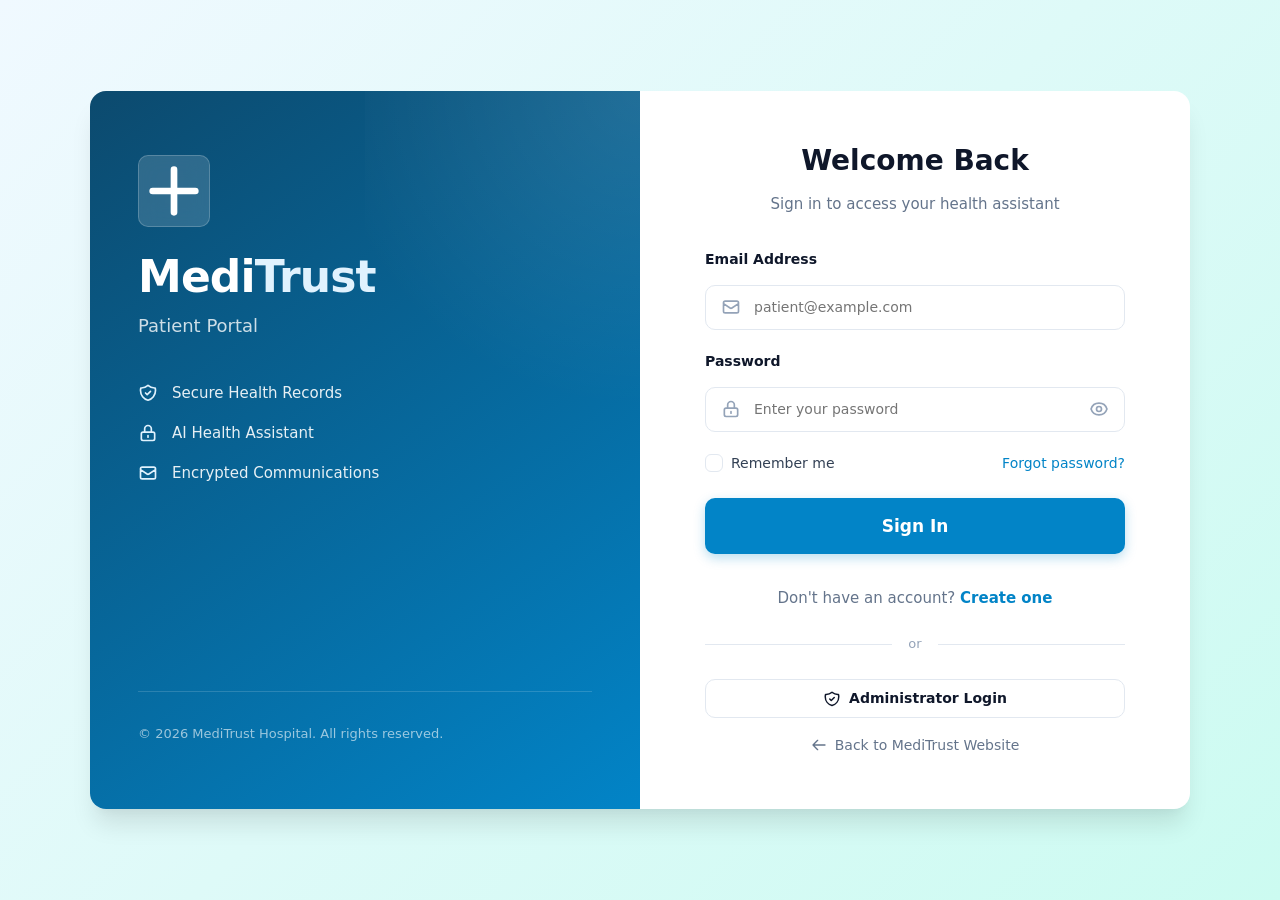
<file: frontend/login.html>
<!DOCTYPE html>
<html lang="en">
<head>
  <meta charset="UTF-8">
  <meta name="viewport" content="width=device-width, initial-scale=1.0">
  <meta name="description" content="MediTrust - Secure Login">
  <title>Login | MediTrust</title>
  <link rel="stylesheet" href="css/style.css">
  <link rel="stylesheet" href="css/auth.css">
</head>
<body class="auth-page auth-login-page">

  <main class="auth-main">
    <div class="auth-wrapper">
      <!-- Left Brand Panel -->
      <div class="auth-brand">
        <div class="brand-content">
          <div class="brand-logo-large">
            <svg width="64" height="64" fill="none" stroke="currentColor" viewBox="0 0 24 24">
              <path stroke-linecap="round" stroke-linejoin="round" stroke-width="2.5" d="M12 4v16m8-8H4"></path>
            </svg>
          </div>
          <div class="brand-text-large">
            <h1>Medi<span>Trust</span></h1>
            <p class="brand-tagline">Patient Portal</p>
          </div>
          <div class="brand-features">
            <div class="brand-feature">
              <svg width="20" height="20" fill="none" stroke="currentColor" viewBox="0 0 24 24"><path stroke-linecap="round" stroke-linejoin="round" stroke-width="2" d="M9 12l2 2 4-4m5.618-4.016A11.955 11.955 0 0112 2.944a11.955 11.955 0 01-8.618 3.04A12.02 12.02 0 003 9c0 5.591 3.824 10.29 9 11.622 5.176-1.332 9-6.03 9-11.622 0-1.042-.133-2.052-.382-3.016z"></path></svg>
              <span>Secure Health Records</span>
            </div>
            <div class="brand-feature">
              <svg width="20" height="20" fill="none" stroke="currentColor" viewBox="0 0 24 24"><path stroke-linecap="round" stroke-linejoin="round" stroke-width="2" d="M12 15v2m-6 4h12a2 2 0 002-2v-6a2 2 0 00-2-2H6a2 2 0 00-2 2v6a2 2 0 002 2zm10-10V7a4 4 0 00-8 0v4h8z"></path></svg>
              <span>AI Health Assistant</span>
            </div>
            <div class="brand-feature">
              <svg width="20" height="20" fill="none" stroke="currentColor" viewBox="0 0 24 24"><path stroke-linecap="round" stroke-linejoin="round" stroke-width="2" d="M3 8l7.89 5.26a2 2 0 002.22 0L21 8M5 19h14a2 2 0 002-2V7a2 2 0 00-2-2H5a2 2 0 00-2 2v10a2 2 0 002 2z"></path></svg>
              <span>Encrypted Communications</span>
            </div>
          </div>
        </div>
        <div class="brand-footer">
          <p>&copy; 2026 MediTrust Hospital. All rights reserved.</p>
        </div>
      </div>

      <!-- Right Login Panel -->
      <div class="auth-panel">
        <div class="auth-card">
          <header class="auth-header">
            <h2>Welcome Back</h2>
            <p>Sign in to access your health assistant</p>
          </header>

          <form id="loginForm" novalidate>
            <div class="form-group">
              <label for="loginEmail">Email Address</label>
              <div class="input-wrapper">
                <svg class="input-icon" width="20" height="20" fill="none" stroke="currentColor" viewBox="0 0 24 24"><path stroke-linecap="round" stroke-linejoin="round" stroke-width="2" d="M3 8l7.89 5.26a2 2 0 002.22 0L21 8M5 19h14a2 2 0 002-2V7a2 2 0 00-2-2H5a2 2 0 00-2 2v10a2 2 0 002 2z"></path></svg>
                <input type="email" id="loginEmail" class="form-control" placeholder="patient@example.com" required autocomplete="email">
              </div>
              <div class="error-feedback"></div>
            </div>

            <div class="form-group">
              <label for="loginPassword">Password</label>
              <div class="input-wrapper">
                <svg class="input-icon" width="20" height="20" fill="none" stroke="currentColor" viewBox="0 0 24 24"><path stroke-linecap="round" stroke-linejoin="round" stroke-width="2" d="M12 15v2m-6 4h12a2 2 0 002-2v-6a2 2 0 00-2-2H6a2 2 0 00-2 2v6a2 2 0 002 2zm10-10V7a4 4 0 00-8 0v4h8z"></path></svg>
                <input type="password" id="loginPassword" class="form-control" placeholder="Enter your password" required autocomplete="current-password">
                <button type="button" class="toggle-password" aria-label="Toggle password visibility">
                  <svg class="icon-eye" width="20" height="20" fill="none" stroke="currentColor" viewBox="0 0 24 24"><path stroke-linecap="round" stroke-linejoin="round" stroke-width="2" d="M15 12a3 3 0 11-6 0 3 3 0 016 0z"></path><path stroke-linecap="round" stroke-linejoin="round" stroke-width="2" d="M2.458 12C3.732 7.943 7.523 5 12 5c4.478 0 8.268 2.943 9.542 7-1.274 4.057-5.064 7-9.542 7-4.477 0-8.268-2.943-9.542-7z"></path></svg>
                  <svg class="icon-eye-off hidden" width="20" height="20" fill="none" stroke="currentColor" viewBox="0 0 24 24"><path stroke-linecap="round" stroke-linejoin="round" stroke-width="2" d="M13.875 18.825A10.05 10.05 0 0112 19c-4.478 0-8.268-2.943-9.543-7a9.97 9.97 0 011.563-3.029m5.858.908a3 3 0 114.243 4.243M9.878 9.878l4.242 4.242M9.88 9.88l-3.29-3.29m7.532 7.532l3.29 3.29M3 3l3.59 3.59m0 0A9.953 9.953 0 0112 5c4.478 0 8.268 2.943 9.543 7a10.025 10.025 0 01-4.132 5.411m0 0L21 21"></path></svg>
                </button>
              </div>
              <div class="error-feedback"></div>
            </div>

            <div class="form-options">
              <label class="checkbox-wrapper">
                <input type="checkbox" id="rememberMe" name="rememberMe">
                <span class="checkmark"></span>
                <span>Remember me</span>
              </label>
              <a href="#" class="forgot-password-link">Forgot password?</a>
            </div>

            <button type="submit" class="btn btn-primary btn-lg btn-block" id="loginBtn">
              <span class="btn-text">Sign In</span>
              <span class="btn-loading hidden">
                <svg class="spinner" width="20" height="20" fill="none" stroke="currentColor" viewBox="0 0 24 24"><circle class="opacity-25" cx="12" cy="12" r="10" stroke="currentColor" stroke-width="4"></circle><path class="opacity-75" fill="currentColor" d="M4 12a8 8 0 018-8V0C5.373 0 0 5.373 0 12h4zm2 5.291A7.962 7.962 0 014 12H0c0 3.042 1.135 5.824 3 7.938l3-2.647z"></path></svg>
                Signing in...
              </span>
            </button>
          </form>

          <div class="auth-footer">
            <p class="auth-switch">
              Don't have an account? <a href="signup.html">Create one</a>
            </p>
            <div class="auth-divider">
              <span>or</span>
            </div>
            <a href="admin-login.html" class="btn btn-outline btn-block btn-sm">
              <svg width="18" height="18" fill="none" stroke="currentColor" viewBox="0 0 24 24"><path stroke-linecap="round" stroke-linejoin="round" stroke-width="2" d="M9 12l2 2 4-4m5.618-4.016A11.955 11.955 0 0112 2.944a11.955 11.955 0 01-8.618 3.04A12.02 12.02 0 003 9c0 5.591 3.824 10.29 9 11.622 5.176-1.332 9-6.03 9-11.622 0-1.042-.133-2.052-.382-3.016z"></path></svg>
              Administrator Login
            </a>
            <a href="index.html" class="back-to-site">
              <svg width="16" height="16" fill="none" stroke="currentColor" viewBox="0 0 24 24"><path stroke-linecap="round" stroke-linejoin="round" stroke-width="2" d="M10 19l-7-7m0 0l7-7m-7 7h18"></path></svg>
              Back to MediTrust Website
            </a>
          </div>
        </div>
      </div>
    </div>
  </main>

  <script src="js/auth.js"></script>
  <script>
    document.addEventListener('DOMContentLoaded', () => {
      LoginPage.init();
    });
  </script>
</body>
</html>
</file>
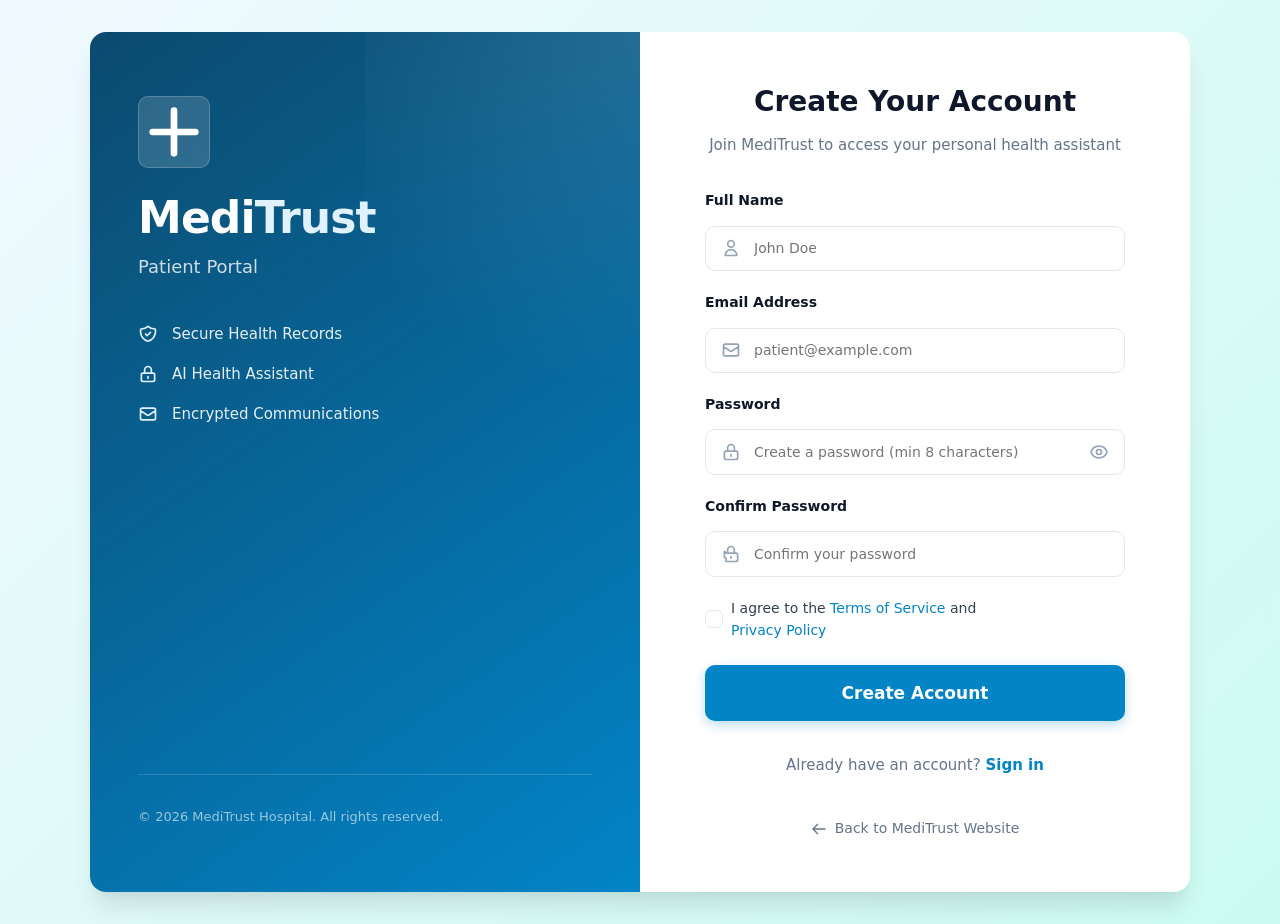
<file: frontend/signup.html>
<!DOCTYPE html>
<html lang="en">
<head>
  <meta charset="UTF-8">
  <meta name="viewport" content="width=device-width, initial-scale=1.0">
  <meta name="description" content="MediTrust Patient Portal - Create Account">
  <title>Sign Up | MediTrust Patient Portal</title>
  <link rel="stylesheet" href="css/style.css">
  <link rel="stylesheet" href="css/auth.css">
</head>
<body class="auth-page auth-signup-page">

  <main class="auth-main">
    <div class="auth-wrapper">
      <!-- Left Brand Panel -->
      <div class="auth-brand">
        <div class="brand-content">
          <div class="brand-logo-large">
            <svg width="64" height="64" fill="none" stroke="currentColor" viewBox="0 0 24 24">
              <path stroke-linecap="round" stroke-linejoin="round" stroke-width="2.5" d="M12 4v16m8-8H4"></path>
            </svg>
          </div>
          <div class="brand-text-large">
            <h1>Medi<span>Trust</span></h1>
            <p class="brand-tagline">Patient Portal</p>
          </div>
          <div class="brand-features">
            <div class="brand-feature">
              <svg width="20" height="20" fill="none" stroke="currentColor" viewBox="0 0 24 24"><path stroke-linecap="round" stroke-linejoin="round" stroke-width="2" d="M9 12l2 2 4-4m5.618-4.016A11.955 11.955 0 0112 2.944a11.955 11.955 0 01-8.618 3.04A12.02 12.02 0 003 9c0 5.591 3.824 10.29 9 11.622 5.176-1.332 9-6.03 9-11.622 0-1.042-.133-2.052-.382-3.016z"></path></svg>
              <span>Secure Health Records</span>
            </div>
            <div class="brand-feature">
              <svg width="20" height="20" fill="none" stroke="currentColor" viewBox="0 0 24 24"><path stroke-linecap="round" stroke-linejoin="round" stroke-width="2" d="M12 15v2m-6 4h12a2 2 0 002-2v-6a2 2 0 00-2-2H6a2 2 0 00-2 2v6a2 2 0 002 2zm10-10V7a4 4 0 00-8 0v4h8z"></path></svg>
              <span>AI Health Assistant</span>
            </div>
            <div class="brand-feature">
              <svg width="20" height="20" fill="none" stroke="currentColor" viewBox="0 0 24 24"><path stroke-linecap="round" stroke-linejoin="round" stroke-width="2" d="M3 8l7.89 5.26a2 2 0 002.22 0L21 8M5 19h14a2 2 0 002-2V7a2 2 0 00-2-2H5a2 2 0 00-2 2v10a2 2 0 002 2z"></path></svg>
              <span>Encrypted Communications</span>
            </div>
          </div>
        </div>
        <div class="brand-footer">
          <p>&copy; 2026 MediTrust Hospital. All rights reserved.</p>
        </div>
      </div>

      <!-- Right Signup Panel -->
      <div class="auth-panel">
        <div class="auth-card">
          <header class="auth-header">
            <h2>Create Your Account</h2>
            <p>Join MediTrust to access your personal health assistant</p>
          </header>

          <form id="signupForm" novalidate>
            <div class="form-group">
              <label for="signupName">Full Name</label>
              <div class="input-wrapper">
                <svg class="input-icon" width="20" height="20" fill="none" stroke="currentColor" viewBox="0 0 24 24"><path stroke-linecap="round" stroke-linejoin="round" stroke-width="2" d="M16 7a4 4 0 11-8 0 4 4 0 018 0zM12 14a7 7 0 00-7 7h14a7 7 0 00-7-7z"></path></svg>
                <input type="text" id="signupName" class="form-control" placeholder="John Doe" required autocomplete="name">
              </div>
              <div class="error-feedback"></div>
            </div>

            <div class="form-group">
              <label for="signupEmail">Email Address</label>
              <div class="input-wrapper">
                <svg class="input-icon" width="20" height="20" fill="none" stroke="currentColor" viewBox="0 0 24 24"><path stroke-linecap="round" stroke-linejoin="round" stroke-width="2" d="M3 8l7.89 5.26a2 2 0 002.22 0L21 8M5 19h14a2 2 0 002-2V7a2 2 0 00-2-2H5a2 2 0 00-2 2v10a2 2 0 002 2z"></path></svg>
                <input type="email" id="signupEmail" class="form-control" placeholder="patient@example.com" required autocomplete="email">
              </div>
              <div class="error-feedback"></div>
            </div>

            <div class="form-group">
              <label for="signupPassword">Password</label>
              <div class="input-wrapper">
                <svg class="input-icon" width="20" height="20" fill="none" stroke="currentColor" viewBox="0 0 24 24"><path stroke-linecap="round" stroke-linejoin="round" stroke-width="2" d="M12 15v2m-6 4h12a2 2 0 002-2v-6a2 2 0 00-2-2H6a2 2 0 00-2 2v6a2 2 0 002 2zm10-10V7a4 4 0 00-8 0v4h8z"></path></svg>
                <input type="password" id="signupPassword" class="form-control" placeholder="Create a password (min 8 characters)" required autocomplete="new-password" minlength="8">
                <button type="button" class="toggle-password" aria-label="Toggle password visibility">
                  <svg class="icon-eye" width="20" height="20" fill="none" stroke="currentColor" viewBox="0 0 24 24"><path stroke-linecap="round" stroke-linejoin="round" stroke-width="2" d="M15 12a3 3 0 11-6 0 3 3 0 016 0z"></path><path stroke-linecap="round" stroke-linejoin="round" stroke-width="2" d="M2.458 12C3.732 7.943 7.523 5 12 5c4.478 0 8.268 2.943 9.542 7-1.274 4.057-5.064 7-9.542 7-4.477 0-8.268-2.943-9.542-7z"></path></svg>
                  <svg class="icon-eye-off hidden" width="20" height="20" fill="none" stroke="currentColor" viewBox="0 0 24 24"><path stroke-linecap="round" stroke-linejoin="round" stroke-width="2" d="M13.875 18.825A10.05 10.05 0 0112 19c-4.478 0-8.268-2.943-9.543-7a9.97 9.97 0 011.563-3.029m5.858.908a3 3 0 114.243 4.243M9.878 9.878l4.242 4.242M9.88 9.88l-3.29-3.29m7.532 7.532l3.29 3.29M3 3l3.59 3.59m0 0A9.953 9.953 0 0112 5c4.478 0 8.268 2.943 9.543 7a10.025 10.025 0 01-4.132 5.411m0 0L21 21"></path></svg>
                </button>
              </div>
              <div class="error-feedback"></div>
            </div>

            <div class="form-group">
              <label for="signupConfirmPassword">Confirm Password</label>
              <div class="input-wrapper">
                <svg class="input-icon" width="20" height="20" fill="none" stroke="currentColor" viewBox="0 0 24 24"><path stroke-linecap="round" stroke-linejoin="round" stroke-width="2" d="M12 15v2m-6 4h12a2 2 0 002-2v-6a2 2 0 00-2-2H6a2 2 0 00-2-2v6a2 2 0 002 2zm10-10V7a4 4 0 00-8 0v4h8z"></path></svg>
                <input type="password" id="signupConfirmPassword" class="form-control" placeholder="Confirm your password" required autocomplete="new-password">
              </div>
              <div class="error-feedback"></div>
            </div>

            <div class="form-options terms-agreement">
              <label class="checkbox-wrapper">
                <input type="checkbox" id="termsAgree" name="termsAgree" required>
                <span class="checkmark"></span>
                <span>I agree to the <a href="#">Terms of Service</a> and <a href="#">Privacy Policy</a></span>
              </label>
            </div>

            <button type="submit" class="btn btn-primary btn-lg btn-block" id="signupBtn">
              <span class="btn-text">Create Account</span>
              <span class="btn-loading hidden">
                <svg class="spinner" width="20" height="20" fill="none" stroke="currentColor" viewBox="0 0 24 24"><circle class="opacity-25" cx="12" cy="12" r="10" stroke="currentColor" stroke-width="4"></circle><path class="opacity-75" fill="currentColor" d="M4 12a8 8 0 018-8V0C5.373 0 0 5.373 0 12h4zm2 5.291A7.962 7.962 0 014 12H0c0 3.042 1.135 5.824 3 7.938l3-2.647z"></path></svg>
                Creating account...
              </span>
            </button>
          </form>

          <div class="auth-footer">
            <p class="auth-switch">
              Already have an account? <a href="login.html">Sign in</a>
            </p>
            <a href="index.html" class="back-to-site">
              <svg width="16" height="16" fill="none" stroke="currentColor" viewBox="0 0 24 24"><path stroke-linecap="round" stroke-linejoin="round" stroke-width="2" d="M10 19l-7-7m0 0l7-7m-7 7h18"></path></svg>
              Back to MediTrust Website
            </a>
          </div>
        </div>
      </div>
    </div>
  </main>

  <script src="js/auth.js"></script>
  <script>
    document.addEventListener('DOMContentLoaded', () => {
      SignupPage.init();
    });
  </script>
</body>
</html>
</file>
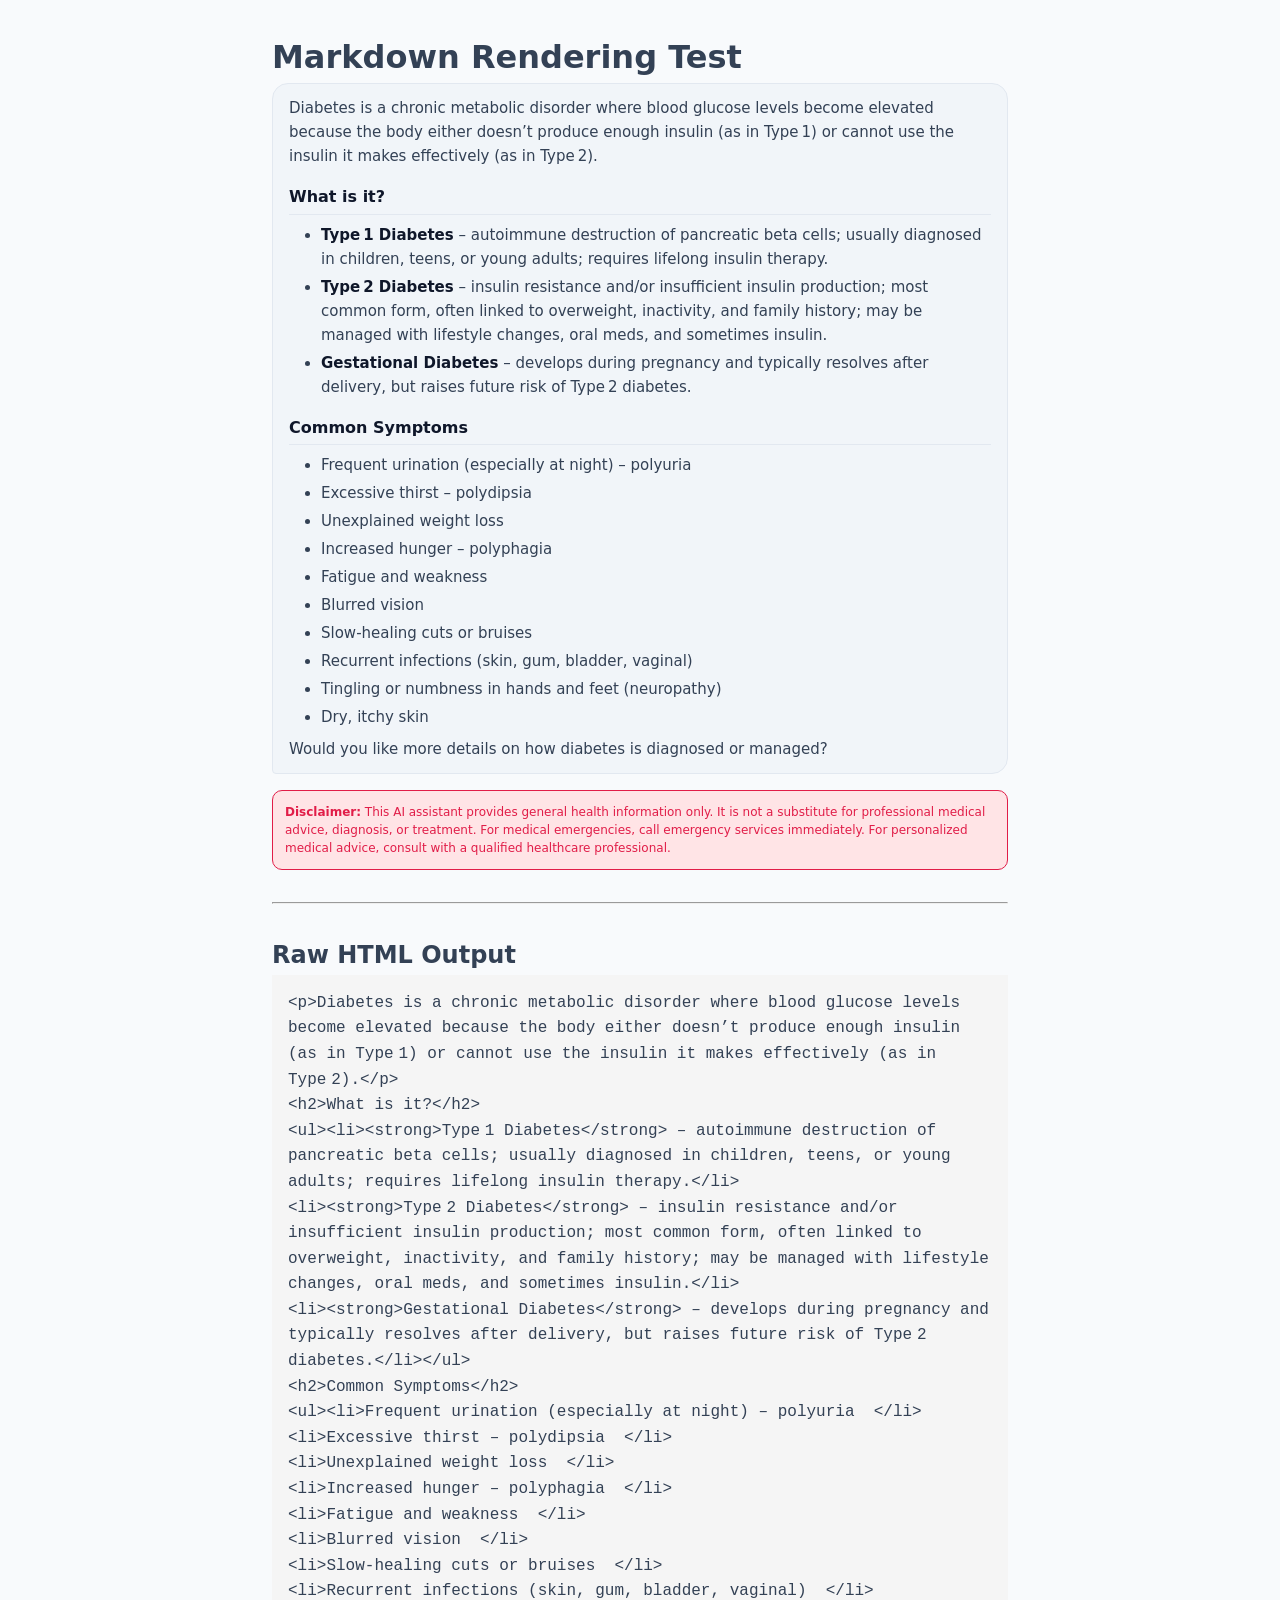
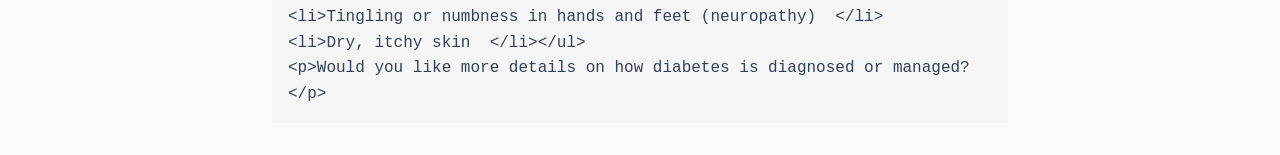
<file: frontend/test_markdown_rendering.html>
<!DOCTYPE html>
<html lang="en">
<head>
  <meta charset="UTF-8">
  <meta name="viewport" content="width=device-width, initial-scale=1.0">
  <title>Markdown Rendering Test</title>
  <link rel="stylesheet" href="css/style.css">
  <link rel="stylesheet" href="css/chat.css">
</head>
<body>
  <div id="testContainer" style="padding: 2rem; max-width: 800px; margin: 0 auto;"></div>

  <script>
    // Copy the escapeHtml and renderMarkdown functions from chat.js
    function escapeHtml(text) {
      const div = document.createElement('div');
      div.textContent = text;
      return div.innerHTML;
    }

    function renderMarkdown(text) {
      if (!text) return '';
      let html = escapeHtml(text);
      
      // Headings
      html = html
        .replace(/^##\s+(.+)$/gm, '<h2>$1</h2>')
        .replace(/^###\s+(.+)$/gm, '<h3>$1</h3>')
        .replace(/^####\s+(.+)$/gm, '<h4>$1</h4>');
      
      // Bold and italic
      html = html
        .replace(/\*\*(.+?)\*\*/g, '<strong>$1</strong>')
        .replace(/\*(.+?)\*/g, '<em>$1</em>');
      
      // Bullet lists - convert - items to <li> and wrap consecutive <li> in <ul>
      html = html.replace(/^\-\s+(.+)$/gm, '<li>$1</li>');
      
      // Wrap consecutive <li> elements in <ul>
      html = html.replace(/(<li>.*?<\/li>)(\s*<li>.*?<\/li>)*/gs, (match) => {
        return '<ul>' + match + '</ul>';
      });
      
      // Paragraphs - split by double newlines
      const blocks = html.split(/\n{2,}/);
      html = blocks.map(block => {
        block = block.trim();
        if (!block) return '';
        // Don't wrap headings, lists, or already wrapped content in <p>
        if (block.startsWith('<h2>') || block.startsWith('<h3>') || block.startsWith('<h4>') || 
            block.startsWith('<ul>') || block.startsWith('<ol>')) {
          return block;
        }
        // Replace single newlines with <br> within paragraphs
        block = block.replace(/\n/g, '<br>');
        return '<p>' + block + '</p>';
      }).join('\n');
      
      // Clean up empty paragraphs
      html = html.replace(/<p><\/p>/g, '');
      html = html.replace(/<p><br>/g, '<p>');
      html = html.replace(/<br><\/p>/g, '</p>');
      
      return html;
    }

    // Test content from the API
    const testContent = `Diabetes is a chronic metabolic disorder where blood glucose levels become elevated because the body either doesn\u2019t produce enough insulin (as in Type\u202f1) or cannot use the insulin it makes effectively (as in Type\u202f2).

## What is it?
- **Type\u202f1 Diabetes** \u2013 autoimmune destruction of pancreatic beta cells; usually diagnosed in children, teens, or young adults; requires lifelong insulin therapy.
- **Type\u202f2 Diabetes** \u2013 insulin resistance and/or insufficient insulin production; most common form, often linked to overweight, inactivity, and family history; may be managed with lifestyle changes, oral meds, and sometimes insulin.
- **Gestational Diabetes** \u2013 develops during pregnancy and typically resolves after delivery, but raises future risk of Type\u202f2 diabetes.

## Common Symptoms
- Frequent urination (especially at night) \u2013 polyuria  
- Excessive thirst \u2013 polydipsia  
- Unexplained weight loss  
- Increased hunger \u2013 polyphagia  
- Fatigue and weakness  
- Blurred vision  
- Slow\u2011healing cuts or bruises  
- Recurrent infections (skin, gum, bladder, vaginal)  
- Tingling or numbness in hands and feet (neuropathy)  
- Dry, itchy skin  

Would you like more details on how diabetes is diagnosed or managed?`;

    const rendered = renderMarkdown(testContent);
    document.getElementById('testContainer').innerHTML = `
      <h1>Markdown Rendering Test</h1>
      <div class="message-assistant" style="max-width: 100%;">
        <div class="message-bubble">
          ${rendered}
        </div>
        <div class="message-disclaimer" style="margin-top: 1rem; padding: 0.75rem; background: var(--emergency-light); border: 1px solid var(--emergency); border-radius: var(--radius-md); font-size: 0.75rem; color: var(--emergency);">
          <strong>Disclaimer:</strong> This AI assistant provides general health information only. It is not a substitute for professional medical advice, diagnosis, or treatment. For medical emergencies, call emergency services immediately. For personalized medical advice, consult with a qualified healthcare professional.
        </div>
      </div>
      <hr style="margin: 2rem 0;">
      <h2>Raw HTML Output</h2>
      <pre style="background: #f5f5f5; padding: 1rem; overflow: auto; white-space: pre-wrap;">${escapeHtml(rendered)}</pre>
    `;
  </script>
</body>
</html>
</file>
<file: frontend/css/style.css>
/* ==========================================================================
   MediTrust Hospital Website - Phase 1 Stylesheet
   Architecture: Pure CSS3 (CSS Variables, Flexbox, Grid, Responsive)
   Palette: Healthcare White, Medical Blue (#0284c7), Teal (#0d9488), Slate
   Accessibility: Fully responsive, zero horizontal overflow across all viewports
   ========================================================================== */

:root {
  /* Brand Color Palette */
  --primary: #0284c7;
  --primary-hover: #0369a1;
  --primary-dark: #0c4a6e;
  --primary-light: #e0f2fe;
  --primary-subtle: #f0f9ff;
  
  --secondary: #0d9488;
  --secondary-hover: #0f766e;
  --secondary-light: #ccfbf1;
  
  --emergency: #e11d48;
  --emergency-hover: #be123c;
  --emergency-light: #ffe4e6;
  
  --success: #16a34a;
  --success-light: #dcfce7;
  --warning: #f59e0b;
  --warning-light: #fef3c7;
  
  /* Neutral Palette */
  --text-dark: #0f172a;
  --text-body: #334155;
  --text-muted: #64748b;
  --text-light: #94a3b8;
  
  --bg-page: #f8fafc;
  --bg-card: #ffffff;
  --bg-alt: #f1f5f9;
  --border-color: #e2e8f0;
  --border-focus: #38bdf8;
  
  /* Typography */
  --font-sans: system-ui, -apple-system, BlinkMacSystemFont, 'Segoe UI', Roboto, Oxygen, Ubuntu, Cantarell, 'Helvetica Neue', sans-serif;
  
  /* Shadows & Elevations */
  --shadow-sm: 0 1px 2px 0 rgba(0, 0, 0, 0.05);
  --shadow-md: 0 4px 6px -1px rgba(0, 0, 0, 0.08), 0 2px 4px -2px rgba(0, 0, 0, 0.05);
  --shadow-lg: 0 10px 15px -3px rgba(0, 0, 0, 0.08), 0 4px 6px -4px rgba(0, 0, 0, 0.04);
  --shadow-xl: 0 20px 25px -5px rgba(0, 0, 0, 0.1), 0 8px 10px -6px rgba(0, 0, 0, 0.04);
  --shadow-blue: 0 10px 25px -5px rgba(2, 132, 199, 0.25);
  
  /* Border Radius */
  --radius-sm: 6px;
  --radius-md: 10px;
  --radius-lg: 16px;
  --radius-full: 9999px;
  
  /* Transitions */
  --transition-fast: 150ms ease;
  --transition-base: 250ms ease;
  --transition-slow: 350ms ease;
}

/* ==========================================================================
   Base & Reset
   ========================================================================== */
*, *::before, *::after {
  box-sizing: border-box;
  margin: 0;
  padding: 0;
}

html {
  font-family: var(--font-sans);
  font-size: 16px;
  line-height: 1.6;
  color: var(--text-body);
  background-color: var(--bg-page);
  scroll-behavior: smooth;
  scroll-padding-top: 85px;
  -webkit-font-smoothing: antialiased;
}

body {
  min-height: 100vh;
  display: flex;
  flex-direction: column;
}

/* Typography & Media Safety */
h1, h2, h3, h4, h5, h6, p, span, a, label, li {
  overflow-wrap: break-word;
  word-break: normal;
}

img, svg {
  display: block;
  max-width: 100%;
  height: auto;
}

a {
  color: var(--primary);
  text-decoration: none;
  transition: color var(--transition-fast);
}

a:hover {
  color: var(--primary-hover);
}

ul, ol {
  list-style: none;
}

button, input, select, textarea {
  font: inherit;
  max-width: 100%;
}

button {
  cursor: pointer;
  border: none;
  background: none;
}

/* ==========================================================================
   Utility Classes & Layout Container
   ========================================================================== */
.container {
  width: 100%;
  max-width: 1240px;
  margin-left: auto;
  margin-right: auto;
  padding-left: 1.5rem;
  padding-right: 1.5rem;
}

.section {
  padding: 5.5rem 0;
}

.section-alt {
  background-color: #ffffff;
}

.section-header {
  text-align: center;
  max-width: 720px;
  margin: 0 auto 3.5rem auto;
}

.badge {
  display: inline-flex;
  align-items: center;
  gap: 0.5rem;
  padding: 0.35rem 0.9rem;
  font-size: 0.8125rem;
  font-weight: 600;
  text-transform: uppercase;
  letter-spacing: 0.05em;
  border-radius: var(--radius-full);
  max-width: 100%;
}

.badge-primary {
  background-color: var(--primary-light);
  color: var(--primary-dark);
}

.badge-secondary {
  background-color: var(--secondary-light);
  color: var(--secondary-hover);
}

.badge-emergency {
  background-color: var(--emergency-light);
  color: var(--emergency);
}

.section-title {
  font-size: clamp(1.75rem, 4vw, 2.25rem);
  font-weight: 700;
  color: var(--text-dark);
  margin-top: 0.75rem;
  margin-bottom: 1rem;
  line-height: 1.25;
}

.section-description {
  font-size: clamp(0.9375rem, 2vw, 1.0625rem);
  color: var(--text-muted);
}

/* Common Buttons */
.btn {
  display: inline-flex;
  align-items: center;
  justify-content: center;
  gap: 0.5rem;
  padding: 0.75rem 1.5rem;
  font-size: 0.9375rem;
  font-weight: 600;
  border-radius: var(--radius-md);
  transition: all var(--transition-base);
  text-align: center;
  max-width: 100%;
}

.btn-primary {
  background-color: var(--primary);
  color: #ffffff;
  box-shadow: 0 4px 12px rgba(2, 132, 199, 0.28);
}

.btn-primary:hover {
  background-color: var(--primary-hover);
  color: #ffffff;
  transform: translateY(-2px);
  box-shadow: 0 6px 16px rgba(2, 132, 199, 0.36);
}

.btn-secondary {
  background-color: var(--secondary);
  color: #ffffff;
}

.btn-secondary:hover {
  background-color: var(--secondary-hover);
  color: #ffffff;
  transform: translateY(-2px);
}

.btn-outline {
  border: 1.5px solid var(--border-color);
  color: var(--text-dark);
  background-color: #ffffff;
}

.btn-outline:hover {
  border-color: var(--primary);
  color: var(--primary);
  background-color: var(--primary-subtle);
}

.btn-outline-primary {
  border: 1.5px solid var(--primary);
  color: var(--primary);
  background-color: transparent;
}

.btn-outline-primary:hover {
  background-color: var(--primary);
  color: #ffffff;
}

.btn-emergency {
  background-color: var(--emergency);
  color: #ffffff;
}

.btn-emergency:hover {
  background-color: var(--emergency-hover);
  color: #ffffff;
  transform: translateY(-2px);
  box-shadow: 0 4px 12px rgba(225, 29, 72, 0.3);
}

.btn-sm {
  padding: 0.45rem 0.9rem;
  font-size: 0.875rem;
}

.btn-lg {
  padding: 0.9rem 1.75rem;
  font-size: 1.0625rem;
}

/* ==========================================================================
   Utility Classes
   ========================================================================== */
.hidden {
  display: none !important;
}

.visually-hidden {
  position: absolute;
  width: 1px;
  height: 1px;
  padding: 0;
  margin: -1px;
  overflow: hidden;
  clip: rect(0, 0, 0, 0);
  white-space: nowrap;
  border: 0;
}

/* ==========================================================================
   Top Information & Emergency Bar
   ========================================================================== */
.top-bar {
  background-color: var(--text-dark);
  color: #cbd5e1;
  font-size: 0.8125rem;
  padding: 0.5rem 0;
  border-bottom: 1px solid rgba(255, 255, 255, 0.1);
}

.top-bar-content {
  display: flex;
  justify-content: space-between;
  align-items: center;
  flex-wrap: wrap;
  gap: 1rem;
}

.top-bar-left, .top-bar-right {
  display: flex;
  align-items: center;
  gap: 1.5rem;
  flex-wrap: wrap;
}

.top-bar-item {
  display: inline-flex;
  align-items: center;
  gap: 0.4rem;
  color: #cbd5e1;
}

.top-bar-item svg {
  color: var(--primary-light);
  width: 15px;
  height: 15px;
}

.top-bar-item strong {
  color: #ffffff;
}

.top-bar-emergency {
  background-color: var(--emergency);
  color: #ffffff;
  padding: 0.2rem 0.65rem;
  border-radius: var(--radius-sm);
  font-weight: 600;
  display: inline-flex;
  align-items: center;
  gap: 0.35rem;
}

/* ==========================================================================
   Navbar & Navigation
   ========================================================================== */
.site-header {
  position: sticky;
  top: 0;
  left: 0;
  right: 0;
  z-index: 1000;
  background-color: rgba(255, 255, 255, 0.96);
  backdrop-filter: blur(12px);
  -webkit-backdrop-filter: blur(12px);
  border-bottom: 1px solid var(--border-color);
  transition: all var(--transition-base);
}

.site-header.scrolled {
  box-shadow: var(--shadow-md);
  background-color: rgba(255, 255, 255, 0.98);
}

.navbar {
  display: flex;
  align-items: center;
  justify-content: space-between;
  height: 76px;
  min-width: 0;
}

/* Brand Logo */
.brand-logo {
  display: flex;
  align-items: center;
  gap: 0.65rem;
  font-size: 1.45rem;
  font-weight: 800;
  color: var(--text-dark);
  letter-spacing: -0.02em;
  flex-shrink: 0;
}

.brand-icon {
  width: 38px;
  height: 38px;
  background: linear-gradient(135deg, var(--primary), var(--secondary));
  border-radius: var(--radius-md);
  display: flex;
  align-items: center;
  justify-content: center;
  color: #ffffff;
  box-shadow: var(--shadow-sm);
  flex-shrink: 0;
}

.brand-text span {
  color: var(--primary);
}

/* Nav Links */
.nav-menu {
  display: flex;
  align-items: center;
  gap: 0.25rem;
}

.nav-link {
  font-weight: 500;
  font-size: 0.9375rem;
  color: var(--text-body);
  padding: 0.5rem 0.85rem;
  border-radius: var(--radius-sm);
  transition: all var(--transition-fast);
  position: relative;
}

.nav-link:hover {
  color: var(--primary);
  background-color: var(--primary-subtle);
}

.nav-link.active {
  color: var(--primary);
  font-weight: 600;
}

.nav-link.active::after {
  content: '';
  position: absolute;
  bottom: 0;
  left: 0.85rem;
  right: 0.85rem;
  height: 2.5px;
  background-color: var(--primary);
  border-radius: var(--radius-full);
}

/* Auth Buttons */
.nav-actions {
  display: flex;
  align-items: center;
  gap: 0.65rem;
  flex-shrink: 0;
}

/* Mobile Hamburger Toggle */
.menu-toggle {
  display: none;
  flex-direction: column;
  justify-content: center;
  align-items: center;
  width: 38px;
  height: 38px;
  border-radius: var(--radius-sm);
  background-color: var(--bg-alt);
  border: 1px solid var(--border-color);
  color: var(--text-dark);
  flex-shrink: 0;
}

.menu-toggle span {
  width: 20px;
  height: 2px;
  background-color: var(--text-dark);
  margin: 2px 0;
  border-radius: 2px;
  transition: all var(--transition-base);
}

.menu-toggle.active span:nth-child(1) {
  transform: translateY(6px) rotate(45deg);
}

.menu-toggle.active span:nth-child(2) {
  opacity: 0;
}

.menu-toggle.active span:nth-child(3) {
  transform: translateY(-6px) rotate(-45deg);
}

/* ==========================================================================
   Hero Section
   ========================================================================== */
.hero-section {
  position: relative;
  padding: 4.5rem 0 5rem 0;
  background: radial-gradient(circle at top right, rgba(2, 132, 199, 0.08) 0%, transparent 60%),
              radial-gradient(circle at bottom left, rgba(13, 148, 136, 0.05) 0%, transparent 50%),
              #ffffff;
  border-bottom: 1px solid var(--border-color);
}

.hero-grid {
  display: grid;
  grid-template-columns: minmax(0, 1.15fr) minmax(0, 0.85fr);
  align-items: center;
  gap: 3.5rem;
}

.hero-content, .hero-visual {
  min-width: 0;
  max-width: 100%;
}

.hero-tag {
  margin-bottom: 1.25rem;
}

.hero-headline {
  font-size: clamp(1.85rem, 5vw, 3.125rem);
  line-height: 1.18;
  font-weight: 800;
  color: var(--text-dark);
  letter-spacing: -0.025em;
  margin-bottom: 1.25rem;
}

.hero-headline .text-gradient {
  background: linear-gradient(135deg, var(--primary) 0%, var(--secondary) 100%);
  -webkit-background-clip: text;
  -webkit-text-fill-color: transparent;
}

.hero-subtitle {
  font-size: clamp(1rem, 2vw, 1.15rem);
  line-height: 1.65;
  color: var(--text-muted);
  margin-bottom: 2.25rem;
  max-width: 580px;
}

.hero-actions {
  display: flex;
  align-items: center;
  flex-wrap: wrap;
  gap: 1rem;
  margin-bottom: 2.5rem;
}

.hero-highlights {
  display: flex;
  align-items: center;
  flex-wrap: wrap;
  gap: 1.5rem;
  padding-top: 1.5rem;
  border-top: 1px solid var(--border-color);
}

.highlight-item {
  display: flex;
  align-items: center;
  gap: 0.65rem;
  font-size: 0.875rem;
  font-weight: 600;
  color: var(--text-dark);
}

.highlight-item svg {
  color: var(--primary);
  width: 20px;
  height: 20px;
  flex-shrink: 0;
}

/* Hero Visual Graphic (Card Stack & Illustration) */
.hero-visual {
  position: relative;
  display: flex;
  flex-direction: column;
  justify-content: center;
  align-items: center;
  width: 100%;
}

.hero-visual-card {
  width: 100%;
  max-width: 440px;
  background: linear-gradient(145deg, #ffffff, #f0f9ff);
  border: 1px solid rgba(2, 132, 199, 0.2);
  border-radius: var(--radius-lg);
  padding: 2rem;
  box-shadow: var(--shadow-xl);
  position: relative;
  z-index: 2;
  box-sizing: border-box;
}

.visual-header {
  display: flex;
  align-items: center;
  gap: 1rem;
  margin-bottom: 1.5rem;
}

.visual-avatar {
  width: 50px;
  height: 50px;
  background: var(--primary-light);
  color: var(--primary);
  border-radius: var(--radius-md);
  display: flex;
  align-items: center;
  justify-content: center;
  flex-shrink: 0;
}

.visual-header-text h4 {
  font-size: 1.0625rem;
  color: var(--text-dark);
  font-weight: 700;
}

.visual-header-text p {
  font-size: 0.8125rem;
  color: var(--text-muted);
}

.visual-stats-list {
  display: grid;
  grid-template-columns: minmax(0, 1fr) minmax(0, 1fr);
  gap: 0.85rem;
  margin-bottom: 1.5rem;
}

.visual-stat-box {
  background-color: #ffffff;
  border: 1px solid var(--border-color);
  padding: 0.85rem 0.65rem;
  border-radius: var(--radius-md);
  text-align: center;
  box-shadow: var(--shadow-sm);
  min-width: 0;
}

.visual-stat-number {
  font-size: clamp(1.25rem, 3.5vw, 1.5rem);
  font-weight: 800;
  color: var(--primary);
  line-height: 1.2;
}

.visual-stat-label {
  font-size: 0.725rem;
  color: var(--text-muted);
  font-weight: 500;
}

.visual-banner-alert {
  background: var(--secondary-light);
  border-left: 4px solid var(--secondary);
  padding: 0.85rem 1rem;
  border-radius: var(--radius-sm);
  font-size: 0.8125rem;
  color: var(--secondary-hover);
  display: flex;
  align-items: center;
  gap: 0.5rem;
  font-weight: 600;
}

/* Floating Badges on Hero Graphic */
.floating-badge {
  position: absolute;
  background-color: #ffffff;
  padding: 0.7rem 1rem;
  border-radius: var(--radius-md);
  box-shadow: var(--shadow-lg);
  border: 1px solid var(--border-color);
  display: flex;
  align-items: center;
  gap: 0.65rem;
  z-index: 3;
  animation: floatSlow 4s ease-in-out infinite alternate;
  max-width: 90%;
  box-sizing: border-box;
}

.badge-top-right {
  top: -12px;
  right: -8px;
}

.badge-bottom-left {
  bottom: -15px;
  left: -8px;
  animation-delay: -2s;
}

.floating-icon {
  width: 36px;
  height: 36px;
  border-radius: var(--radius-full);
  display: flex;
  align-items: center;
  justify-content: center;
  flex-shrink: 0;
}

.icon-blue {
  background-color: var(--primary-light);
  color: var(--primary);
}

.icon-green {
  background-color: var(--success-light);
  color: var(--success);
}

.floating-text span {
  display: block;
  font-size: 0.725rem;
  color: var(--text-muted);
}

.floating-text strong {
  display: block;
  font-size: 0.875rem;
  color: var(--text-dark);
}

@keyframes floatSlow {
  0% { transform: translateY(0); }
  100% { transform: translateY(-8px); }
}

/* ==========================================================================
   About Us Section
   ========================================================================== */
.about-grid {
  display: grid;
  grid-template-columns: minmax(0, 1fr) minmax(0, 1fr);
  align-items: center;
  gap: 4rem;
}

.about-content, .about-stats-panel {
  min-width: 0;
  max-width: 100%;
}

.about-content h3 {
  font-size: clamp(1.65rem, 3.5vw, 2rem);
  font-weight: 700;
  color: var(--text-dark);
  margin-top: 0.5rem;
  margin-bottom: 1.25rem;
  line-height: 1.3;
}

.about-content p {
  color: var(--text-body);
  margin-bottom: 1.25rem;
  font-size: 1rem;
}

.mission-vision-grid {
  display: grid;
  grid-template-columns: minmax(0, 1fr) minmax(0, 1fr);
  gap: 1.5rem;
  margin-top: 2rem;
  margin-bottom: 2rem;
}

.mv-card {
  background-color: var(--bg-page);
  padding: 1.5rem;
  border-radius: var(--radius-md);
  border: 1px solid var(--border-color);
  transition: transform var(--transition-base), box-shadow var(--transition-base);
  min-width: 0;
}

.mv-card:hover {
  transform: translateY(-3px);
  box-shadow: var(--shadow-md);
  border-color: var(--primary-light);
}

.mv-icon {
  width: 44px;
  height: 44px;
  background-color: var(--primary-light);
  color: var(--primary);
  border-radius: var(--radius-md);
  display: flex;
  align-items: center;
  justify-content: center;
  margin-bottom: 1rem;
}

.mv-card h4 {
  font-size: 1.125rem;
  font-weight: 700;
  color: var(--text-dark);
  margin-bottom: 0.5rem;
}

.mv-card p {
  font-size: 0.875rem;
  color: var(--text-muted);
  margin-bottom: 0;
  line-height: 1.5;
}

/* About Statistics Showcase */
.about-stats-panel {
  display: grid;
  grid-template-columns: minmax(0, 1fr) minmax(0, 1fr);
  gap: 1.5rem;
}

.stat-card-featured {
  background-color: #ffffff;
  padding: 2rem 1.5rem;
  border-radius: var(--radius-lg);
  border: 1px solid var(--border-color);
  box-shadow: var(--shadow-md);
  text-align: center;
  position: relative;
  overflow: hidden;
  transition: all var(--transition-base);
  min-width: 0;
}

.stat-card-featured::before {
  content: '';
  position: absolute;
  top: 0;
  left: 0;
  right: 0;
  height: 4px;
  background: linear-gradient(90deg, var(--primary), var(--secondary));
}

.stat-card-featured:hover {
  transform: translateY(-5px);
  box-shadow: var(--shadow-xl);
}

.stat-big-num {
  font-size: clamp(2rem, 5vw, 2.75rem);
  font-weight: 800;
  color: var(--primary);
  line-height: 1.1;
  margin-bottom: 0.5rem;
}

.stat-card-featured h5 {
  font-size: 1.0625rem;
  color: var(--text-dark);
  margin-bottom: 0.4rem;
  font-weight: 700;
}

.stat-card-featured p {
  font-size: 0.8125rem;
  color: var(--text-muted);
}

/* ==========================================================================
   Departments Section
   ========================================================================== */
.departments-grid {
  display: grid;
  grid-template-columns: repeat(auto-fit, minmax(min(100%, 280px), 1fr));
  gap: 2rem;
}

.department-card {
  background-color: #ffffff;
  border: 1px solid var(--border-color);
  border-radius: var(--radius-lg);
  padding: 2rem;
  box-shadow: var(--shadow-sm);
  transition: all var(--transition-base);
  display: flex;
  flex-direction: column;
  min-width: 0;
}

.department-card:hover {
  transform: translateY(-5px);
  box-shadow: var(--shadow-xl);
  border-color: var(--primary);
}

.dept-icon-wrapper {
  width: 58px;
  height: 58px;
  border-radius: var(--radius-md);
  background-color: var(--primary-light);
  color: var(--primary);
  display: flex;
  align-items: center;
  justify-content: center;
  margin-bottom: 1.5rem;
  transition: all var(--transition-base);
  flex-shrink: 0;
}

.department-card:hover .dept-icon-wrapper {
  background-color: var(--primary);
  color: #ffffff;
  transform: scale(1.08);
}

.department-card h3 {
  font-size: 1.35rem;
  font-weight: 700;
  color: var(--text-dark);
  margin-bottom: 0.75rem;
}

.department-card p {
  font-size: 0.9375rem;
  color: var(--text-muted);
  margin-bottom: 1.5rem;
  flex-grow: 1;
}

.dept-features {
  border-top: 1px solid var(--border-color);
  padding-top: 1rem;
  margin-bottom: 1.5rem;
}

.dept-feature-item {
  display: flex;
  align-items: center;
  gap: 0.5rem;
  font-size: 0.8125rem;
  color: var(--text-body);
  margin-bottom: 0.5rem;
}

.dept-feature-item svg {
  color: var(--secondary);
  width: 14px;
  height: 14px;
  flex-shrink: 0;
}

.dept-cta {
  display: inline-flex;
  align-items: center;
  gap: 0.4rem;
  font-weight: 600;
  font-size: 0.9375rem;
  color: var(--primary);
  margin-top: auto;
}

.dept-cta:hover {
  color: var(--primary-hover);
  text-decoration: underline;
}

/* ==========================================================================
   Doctors Section (Demo Profiles & Filter)
   ========================================================================== */
.doctors-filter {
  display: flex;
  align-items: center;
  justify-content: center;
  flex-wrap: wrap;
  gap: 0.65rem;
  margin-bottom: 3rem;
}

.filter-btn {
  padding: 0.5rem 1.15rem;
  font-size: 0.875rem;
  font-weight: 600;
  border-radius: var(--radius-full);
  background-color: #ffffff;
  color: var(--text-body);
  border: 1px solid var(--border-color);
  transition: all var(--transition-fast);
}

.filter-btn:hover {
  border-color: var(--primary);
  color: var(--primary);
}

.filter-btn.active {
  background-color: var(--primary);
  color: #ffffff;
  border-color: var(--primary);
  box-shadow: 0 2px 8px rgba(2, 132, 199, 0.3);
}

.doctors-grid {
  display: grid;
  grid-template-columns: repeat(auto-fill, minmax(min(100%, 260px), 1fr));
  gap: 2rem;
}

.doctor-card {
  background-color: #ffffff;
  border: 1px solid var(--border-color);
  border-radius: var(--radius-lg);
  overflow: hidden;
  box-shadow: var(--shadow-sm);
  transition: all var(--transition-base);
  display: flex;
  flex-direction: column;
  min-width: 0;
}

.doctor-card:hover {
  transform: translateY(-5px);
  box-shadow: var(--shadow-lg);
  border-color: var(--primary-light);
}

.doctor-card.hidden {
  display: none;
}

.doctor-header {
  position: relative;
  background: linear-gradient(135deg, var(--primary-light), var(--bg-alt));
  height: 180px;
  display: flex;
  align-items: center;
  justify-content: center;
}

.doctor-avatar-circle {
  width: 96px;
  height: 96px;
  border-radius: var(--radius-full);
  background-color: #ffffff;
  border: 4px solid #ffffff;
  box-shadow: var(--shadow-md);
  display: flex;
  align-items: center;
  justify-content: center;
  color: var(--primary);
}

.doctor-status-badge {
  position: absolute;
  top: 1rem;
  right: 1rem;
  background-color: rgba(255, 255, 255, 0.95);
  font-size: 0.75rem;
  font-weight: 600;
  color: var(--success);
  padding: 0.25rem 0.65rem;
  border-radius: var(--radius-full);
  display: flex;
  align-items: center;
  gap: 0.35rem;
  box-shadow: var(--shadow-sm);
}

.status-dot {
  width: 7px;
  height: 7px;
  border-radius: 50%;
  background-color: var(--success);
}

.doctor-body {
  padding: 1.5rem;
  display: flex;
  flex-direction: column;
  flex-grow: 1;
}

.doctor-specialty-badge {
  display: inline-block;
  align-self: flex-start;
  font-size: 0.75rem;
  font-weight: 700;
  text-transform: uppercase;
  color: var(--primary);
  background-color: var(--primary-subtle);
  padding: 0.2rem 0.6rem;
  border-radius: var(--radius-sm);
  margin-bottom: 0.6rem;
}

.doctor-name {
  font-size: 1.25rem;
  font-weight: 700;
  color: var(--text-dark);
  margin-bottom: 0.25rem;
}

.doctor-qualification {
  font-size: 0.8125rem;
  color: var(--text-muted);
  margin-bottom: 0.75rem;
}

.doctor-details-list {
  margin-top: 0.5rem;
  margin-bottom: 1.5rem;
  font-size: 0.8125rem;
  color: var(--text-body);
  border-top: 1px dashed var(--border-color);
  padding-top: 0.75rem;
}

.detail-row {
  display: flex;
  justify-content: space-between;
  margin-bottom: 0.35rem;
  gap: 0.5rem;
}

.detail-row span:first-child {
  color: var(--text-muted);
}

.doctor-footer {
  margin-top: auto;
}

.demo-tag {
  display: inline-block;
  font-size: 0.6875rem;
  background-color: #f1f5f9;
  color: #64748b;
  padding: 0.15rem 0.4rem;
  border-radius: 3px;
  margin-left: 0.3rem;
  font-weight: 500;
}

/* ==========================================================================
   Services Section
   ========================================================================== */
.services-grid {
  display: grid;
  grid-template-columns: repeat(auto-fit, minmax(min(100%, 260px), 1fr));
  gap: 2rem;
}

.service-card {
  background-color: #ffffff;
  border-radius: var(--radius-lg);
  border: 1px solid var(--border-color);
  padding: 2.25rem 1.75rem;
  box-shadow: var(--shadow-sm);
  transition: all var(--transition-base);
  position: relative;
  overflow: hidden;
  min-width: 0;
}

.service-card:hover {
  transform: translateY(-5px);
  box-shadow: var(--shadow-xl);
  border-color: var(--primary);
}

.service-icon-box {
  width: 54px;
  height: 54px;
  border-radius: var(--radius-md);
  display: flex;
  align-items: center;
  justify-content: center;
  margin-bottom: 1.5rem;
  transition: transform var(--transition-base);
}

.service-card:hover .service-icon-box {
  transform: scale(1.1);
}

.icon-box-emergency {
  background-color: var(--emergency-light);
  color: var(--emergency);
}

.icon-box-lab {
  background-color: var(--primary-light);
  color: var(--primary);
}

.icon-box-pharmacy {
  background-color: var(--secondary-light);
  color: var(--secondary);
}

.icon-box-diagnostic {
  background-color: #ede9fe;
  color: #7c3aed;
}

.icon-box-inpatient {
  background-color: #fef3c7;
  color: #d97706;
}

.icon-box-telehealth {
  background-color: #e0f2fe;
  color: #0284c7;
}

.service-card h3 {
  font-size: 1.25rem;
  font-weight: 700;
  color: var(--text-dark);
  margin-bottom: 0.75rem;
}

.service-card p {
  font-size: 0.9375rem;
  color: var(--text-muted);
  line-height: 1.6;
  margin-bottom: 1.25rem;
}

.service-features-list {
  margin-top: 1rem;
}

.service-features-list li {
  font-size: 0.8125rem;
  color: var(--text-body);
  display: flex;
  align-items: center;
  gap: 0.45rem;
  margin-bottom: 0.4rem;
}

.service-features-list li svg {
  color: var(--success);
  width: 14px;
  height: 14px;
  flex-shrink: 0;
}

/* ==========================================================================
   Appointment CTA Section & Form
   ========================================================================== */
.appointment-section {
  background: linear-gradient(135deg, #0c4a6e 0%, #0369a1 100%);
  color: #ffffff;
  padding: 5.5rem 0;
  position: relative;
}

.appointment-wrapper {
  display: grid;
  grid-template-columns: minmax(0, 1fr) minmax(0, 1.15fr);
  gap: 4rem;
  align-items: center;
}

.appointment-info, .appointment-card {
  min-width: 0;
  max-width: 100%;
}

.appointment-info h2 {
  font-size: clamp(1.85rem, 4vw, 2.5rem);
  font-weight: 800;
  color: #ffffff;
  line-height: 1.2;
  margin-bottom: 1.25rem;
}

.appointment-info p {
  font-size: 1.0625rem;
  color: #e0f2fe;
  margin-bottom: 2rem;
  line-height: 1.65;
}

.appointment-perks {
  display: flex;
  flex-direction: column;
  gap: 1.25rem;
  margin-bottom: 2.5rem;
}

.perk-item {
  display: flex;
  align-items: flex-start;
  gap: 1rem;
  min-width: 0;
}

.perk-icon {
  width: 36px;
  height: 36px;
  border-radius: var(--radius-full);
  background-color: rgba(255, 255, 255, 0.15);
  color: #ffffff;
  display: flex;
  align-items: center;
  justify-content: center;
  flex-shrink: 0;
}

.perk-text {
  min-width: 0;
}

.perk-text h4 {
  font-size: 1rem;
  font-weight: 700;
  color: #ffffff;
}

.perk-text p {
  font-size: 0.875rem;
  color: #bae6fd;
  margin-bottom: 0;
}

/* Appointment Form Card */
.appointment-card {
  background-color: #ffffff;
  border-radius: var(--radius-lg);
  padding: 2.5rem;
  box-shadow: var(--shadow-xl);
  color: var(--text-body);
  box-sizing: border-box;
}

.form-header-card {
  margin-bottom: 1.75rem;
}

.form-header-card h3 {
  font-size: 1.5rem;
  font-weight: 700;
  color: var(--text-dark);
  margin-bottom: 0.25rem;
}

.form-header-card p {
  font-size: 0.875rem;
  color: var(--text-muted);
}

.form-grid {
  display: grid;
  grid-template-columns: minmax(0, 1fr) minmax(0, 1fr);
  gap: 1.25rem;
}

.form-group-full {
  grid-column: span 2;
}

.form-group {
  display: flex;
  flex-direction: column;
  gap: 0.4rem;
  min-width: 0;
}

.form-group label {
  font-size: 0.875rem;
  font-weight: 600;
  color: var(--text-dark);
}

.form-control {
  width: 100%;
  padding: 0.75rem 1rem;
  font-size: 0.9375rem;
  border: 1.5px solid var(--border-color);
  border-radius: var(--radius-md);
  background-color: #ffffff;
  color: var(--text-dark);
  transition: all var(--transition-fast);
  box-sizing: border-box;
}

.form-control:focus {
  outline: none;
  border-color: var(--primary);
  box-shadow: 0 0 0 3px rgba(2, 132, 199, 0.15);
}

.form-control.is-invalid {
  border-color: var(--emergency);
  background-color: #fff5f5;
}

.error-feedback {
  font-size: 0.75rem;
  color: var(--emergency);
  display: none;
  font-weight: 500;
}

.form-control.is-invalid ~ .error-feedback {
  display: block;
}

.form-note {
  font-size: 0.75rem;
  color: var(--text-muted);
  margin-top: 0.75rem;
  text-align: center;
}

/* ==========================================================================
   Contact Section
   ========================================================================== */
.contact-grid {
  display: grid;
  grid-template-columns: minmax(0, 0.9fr) minmax(0, 1.1fr);
  gap: 3.5rem;
}

.contact-info-column, .contact-form-wrapper {
  min-width: 0;
  max-width: 100%;
}

.contact-info-list {
  display: flex;
  flex-direction: column;
  gap: 1.25rem;
  margin-bottom: 2rem;
}

.contact-info-card {
  display: flex;
  align-items: flex-start;
  gap: 1.25rem;
  padding: 1.25rem;
  background-color: #ffffff;
  border-radius: var(--radius-md);
  border: 1px solid var(--border-color);
  box-shadow: var(--shadow-sm);
  transition: transform var(--transition-base);
  min-width: 0;
}

.contact-info-card:hover {
  transform: translateX(4px);
  border-color: var(--primary-light);
}

.contact-info-icon {
  width: 46px;
  height: 46px;
  border-radius: var(--radius-md);
  background-color: var(--primary-light);
  color: var(--primary);
  display: flex;
  align-items: center;
  justify-content: center;
  flex-shrink: 0;
}

.contact-info-text {
  min-width: 0;
}

.contact-info-text h4 {
  font-size: 1rem;
  font-weight: 700;
  color: var(--text-dark);
  margin-bottom: 0.2rem;
}

.contact-info-text p {
  font-size: 0.875rem;
  color: var(--text-muted);
  margin-bottom: 0;
}

.contact-info-text strong {
  color: var(--primary-dark);
}

.demo-disclaimer-box {
  background-color: #f1f5f9;
  border: 1px dashed #94a3b8;
  border-radius: var(--radius-md);
  padding: 1rem;
  font-size: 0.8125rem;
  color: var(--text-muted);
  box-sizing: border-box;
}

.demo-disclaimer-box strong {
  color: var(--text-dark);
}

.contact-form-wrapper {
  background-color: #ffffff;
  padding: 2.5rem;
  border-radius: var(--radius-lg);
  border: 1px solid var(--border-color);
  box-shadow: var(--shadow-md);
  box-sizing: border-box;
}

.contact-form-wrapper h3 {
  font-size: 1.5rem;
  font-weight: 700;
  color: var(--text-dark);
  margin-bottom: 0.5rem;
}

.contact-form-wrapper p {
  font-size: 0.9375rem;
  color: var(--text-muted);
  margin-bottom: 1.75rem;
}

/* ==========================================================================
   Footer
   ========================================================================== */
.site-footer {
  background-color: #09131f;
  color: #94a3b8;
  padding-top: 5rem;
  padding-bottom: 2rem;
  border-top: 1px solid #1e293b;
}

.footer-grid {
  display: grid;
  grid-template-columns: minmax(0, 1.4fr) minmax(0, 0.9fr) minmax(0, 0.9fr) minmax(0, 1.2fr);
  gap: 3rem;
  margin-bottom: 3.5rem;
}

.footer-column {
  min-width: 0;
}

.footer-brand .brand-logo {
  color: #ffffff;
  margin-bottom: 1.25rem;
}

.footer-brand p {
  font-size: 0.9375rem;
  line-height: 1.6;
  margin-bottom: 1.5rem;
  color: #94a3b8;
}

.footer-social-links {
  display: flex;
  align-items: center;
  gap: 0.75rem;
  flex-wrap: wrap;
}

.social-icon-btn {
  width: 38px;
  height: 38px;
  border-radius: var(--radius-full);
  background-color: rgba(255, 255, 255, 0.08);
  color: #cbd5e1;
  display: flex;
  align-items: center;
  justify-content: center;
  transition: all var(--transition-fast);
}

.social-icon-btn:hover {
  background-color: var(--primary);
  color: #ffffff;
  transform: translateY(-2px);
}

.footer-column h4 {
  font-size: 1.0625rem;
  font-weight: 700;
  color: #ffffff;
  margin-bottom: 1.5rem;
  position: relative;
  padding-bottom: 0.6rem;
}

.footer-column h4::after {
  content: '';
  position: absolute;
  bottom: 0;
  left: 0;
  width: 30px;
  height: 2px;
  background-color: var(--primary);
}

.footer-links-list li {
  margin-bottom: 0.75rem;
}

.footer-links-list a {
  font-size: 0.9375rem;
  color: #94a3b8;
  transition: color var(--transition-fast);
}

.footer-links-list a:hover {
  color: #ffffff;
  padding-left: 4px;
}

.footer-contact-item {
  display: flex;
  align-items: flex-start;
  gap: 0.75rem;
  font-size: 0.875rem;
  margin-bottom: 1rem;
  color: #94a3b8;
}

.footer-contact-item svg {
  color: var(--primary);
  width: 18px;
  height: 18px;
  flex-shrink: 0;
  margin-top: 2px;
}

.footer-bottom {
  padding-top: 2rem;
  border-top: 1px solid rgba(255, 255, 255, 0.08);
  display: flex;
  justify-content: space-between;
  align-items: center;
  flex-wrap: wrap;
  gap: 1rem;
  font-size: 0.8125rem;
}

.footer-bottom p {
  color: #64748b;
}

.footer-bottom-links {
  display: flex;
  gap: 1.5rem;
  flex-wrap: wrap;
}

.footer-bottom-links a {
  color: #64748b;
}

.footer-bottom-links a:hover {
  color: #cbd5e1;
}

/* ==========================================================================
   Modals (Authentication & Appointment Confirmation)
   ========================================================================== */
.modal-overlay {
  position: fixed;
  inset: 0;
  background-color: rgba(15, 23, 42, 0.6);
  backdrop-filter: blur(4px);
  -webkit-backdrop-filter: blur(4px);
  display: flex;
  align-items: center;
  justify-content: center;
  z-index: 2000;
  padding: 1.25rem;
  opacity: 0;
  visibility: hidden;
  transition: all var(--transition-base);
  box-sizing: border-box;
}

.modal-overlay.active {
  opacity: 1;
  visibility: visible;
}

.modal-box {
  background-color: #ffffff;
  border-radius: var(--radius-lg);
  max-width: 480px;
  width: 100%;
  padding: 2.25rem;
  position: relative;
  box-shadow: var(--shadow-xl);
  transform: translateY(20px) scale(0.97);
  transition: all var(--transition-base);
  box-sizing: border-box;
}

.modal-overlay.active .modal-box {
  transform: translateY(0) scale(1);
}

.modal-close-btn {
  position: absolute;
  top: 1.25rem;
  right: 1.25rem;
  width: 32px;
  height: 32px;
  border-radius: var(--radius-full);
  background-color: var(--bg-alt);
  color: var(--text-muted);
  display: flex;
  align-items: center;
  justify-content: center;
  font-size: 1.125rem;
  transition: all var(--transition-fast);
}

.modal-close-btn:hover {
  background-color: #e2e8f0;
  color: var(--text-dark);
}

.modal-header {
  text-align: center;
  margin-bottom: 1.75rem;
}

.modal-header h3 {
  font-size: 1.5rem;
  font-weight: 700;
  color: var(--text-dark);
  margin-bottom: 0.35rem;
}

.modal-header p {
  font-size: 0.875rem;
  color: var(--text-muted);
}

.modal-demo-note {
  background-color: var(--primary-light);
  border-left: 3px solid var(--primary);
  padding: 0.75rem 1rem;
  border-radius: var(--radius-sm);
  font-size: 0.8125rem;
  color: var(--primary-dark);
  margin-bottom: 1.5rem;
}

.modal-switch {
  text-align: center;
  margin-top: 1.25rem;
  font-size: 0.875rem;
  color: var(--text-muted);
}

.modal-switch button {
  color: var(--primary);
  font-weight: 600;
  text-decoration: underline;
}

/* Appointment Success Modal Pass */
.booking-pass-card {
  background: linear-gradient(135deg, #f0f9ff, #ffffff);
  border: 1.5px dashed var(--primary);
  border-radius: var(--radius-md);
  padding: 1.5rem;
  margin: 1.25rem 0;
  box-sizing: border-box;
}

.pass-header {
  display: flex;
  justify-content: space-between;
  align-items: center;
  border-bottom: 1px solid var(--border-color);
  padding-bottom: 0.75rem;
  margin-bottom: 1rem;
}

.pass-id {
  font-size: 0.8125rem;
  font-weight: 700;
  color: var(--primary);
}

.pass-row {
  display: flex;
  justify-content: space-between;
  font-size: 0.875rem;
  margin-bottom: 0.5rem;
  gap: 0.5rem;
}

.pass-row span:first-child {
  color: var(--text-muted);
}

.pass-row span:last-child {
  font-weight: 600;
  color: var(--text-dark);
}

/* ==========================================================================
   Toast Notification System
   ========================================================================== */
.toast-container {
  position: fixed;
  bottom: 2rem;
  right: 2rem;
  z-index: 3000;
  display: flex;
  flex-direction: column;
  gap: 0.75rem;
  pointer-events: none;
  max-width: calc(100vw - 2rem);
}

.toast {
  pointer-events: auto;
  background-color: var(--text-dark);
  color: #ffffff;
  padding: 0.85rem 1.25rem;
  border-radius: var(--radius-md);
  box-shadow: var(--shadow-lg);
  display: flex;
  align-items: center;
  gap: 0.75rem;
  font-size: 0.875rem;
  max-width: 360px;
  width: 100%;
  transform: translateX(120%);
  transition: transform var(--transition-base);
  box-sizing: border-box;
}

.toast.show {
  transform: translateX(0);
}

.toast-success {
  border-left: 4px solid var(--success);
}

.toast-info {
  border-left: 4px solid var(--primary);
}

.toast-warning {
  border-left: 4px solid var(--warning);
}

/* ==========================================================================
   User Menu Dropdown (Main Website)
   ========================================================================== */
.nav-actions {
  display: flex;
  align-items: center;
  gap: 0.65rem;
  flex-shrink: 0;
}

.user-menu {
  position: relative;
}

.user-menu-trigger {
  display: flex;
  align-items: center;
  gap: 0.5rem;
  padding: 0.375rem 0.75rem 0.375rem 0.375rem;
  border-radius: var(--radius-full);
  background: var(--bg-alt);
  border: 1px solid var(--border-color);
  transition: all var(--transition-fast);
  cursor: pointer;
}

.user-menu-trigger:hover {
  background: var(--primary-subtle);
  border-color: var(--primary-light);
}

.user-menu-trigger .user-avatar {
  width: 32px;
  height: 32px;
  border-radius: var(--radius-full);
  background: linear-gradient(135deg, var(--primary), var(--secondary));
  color: #ffffff;
  display: flex;
  align-items: center;
  justify-content: center;
  font-weight: 700;
  font-size: 0.75rem;
  flex-shrink: 0;
}

.user-menu-trigger .user-name {
  font-weight: 600;
  font-size: 0.875rem;
  color: var(--text-dark);
  max-width: 120px;
  overflow: hidden;
  text-overflow: ellipsis;
  white-space: nowrap;
}

.user-menu-trigger .chevron {
  color: var(--text-muted);
  flex-shrink: 0;
  transition: transform var(--transition-fast);
  width: 16px;
  height: 16px;
}

.user-menu-trigger[aria-expanded="true"] .chevron {
  transform: rotate(180deg);
}

.user-dropdown {
  position: absolute;
  top: calc(100% + 0.5rem);
  right: 0;
  min-width: 240px;
  background: var(--bg-card);
  border: 1px solid var(--border-color);
  border-radius: var(--radius-md);
  box-shadow: var(--shadow-lg);
  overflow: hidden;
  opacity: 0;
  visibility: hidden;
  transform: translateY(-8px);
  transition: all var(--transition-base);
  z-index: 100;
}

.user-dropdown[aria-hidden="false"] {
  opacity: 1;
  visibility: visible;
  transform: translateY(0);
}

.dropdown-header {
  padding: 1rem;
  background: var(--bg-alt);
  border-bottom: 1px solid var(--border-color);
}

.dropdown-user-info {
  display: flex;
  align-items: center;
  gap: 0.75rem;
}

.dropdown-avatar {
  width: 40px;
  height: 40px;
  border-radius: var(--radius-full);
  background: linear-gradient(135deg, var(--primary), var(--secondary));
  color: #ffffff;
  display: flex;
  align-items: center;
  justify-content: center;
  font-weight: 700;
  font-size: 1rem;
  flex-shrink: 0;
}

.dropdown-user-details {
  display: flex;
  flex-direction: column;
  min-width: 0;
}

.dropdown-user-name {
  font-weight: 600;
  font-size: 0.9375rem;
  color: var(--text-dark);
  white-space: nowrap;
  overflow: hidden;
  text-overflow: ellipsis;
}

.dropdown-user-role {
  font-size: 0.75rem;
  color: var(--text-muted);
  text-transform: capitalize;
}

.dropdown-divider {
  height: 1px;
  background: var(--border-color);
  margin: 0.5rem 0;
}

.dropdown-item {
  display: flex;
  align-items: center;
  gap: 0.75rem;
  width: 100%;
  padding: 0.625rem 1rem;
  font-size: 0.875rem;
  font-weight: 500;
  color: var(--text-body);
  background: none;
  border: none;
  text-align: left;
  cursor: pointer;
  transition: all var(--transition-fast);
}

.dropdown-item:hover {
  background: var(--bg-alt);
  color: var(--primary);
}

.dropdown-item svg {
  flex-shrink: 0;
  color: var(--text-muted);
}

.dropdown-item:hover svg {
  color: var(--primary);
}

.dropdown-item-danger {
  color: var(--emergency);
}

.dropdown-item-danger:hover {
  background: var(--emergency-light);
  color: var(--emergency);
}

.dropdown-item-danger svg {
  color: var(--emergency);
}

/* ==========================================================================
   Responsive Breakpoints
   ========================================================================== */

/* 1. Tablet Landscape (1024px) */
@media (max-width: 1024px) {
  .hero-grid {
    grid-template-columns: minmax(0, 1fr);
    gap: 3rem;
  }
  
  .hero-visual {
    order: -1;
    margin: 0 auto;
    width: 100%;
    max-width: 480px;
  }
  
  .about-grid {
    grid-template-columns: minmax(0, 1fr);
    gap: 3rem;
  }
  
  .appointment-wrapper {
    grid-template-columns: minmax(0, 1fr);
    gap: 3rem;
  }
  
  .contact-grid {
    grid-template-columns: minmax(0, 1fr);
    gap: 2.5rem;
  }
  
  .footer-grid {
    grid-template-columns: minmax(0, 1fr) minmax(0, 1fr);
    gap: 2.5rem;
  }
}

/* 2. Mobile Nav Activation & Compact Header (860px) */
@media (max-width: 860px) {
  .top-bar {
    display: none;
  }
  
  .menu-toggle {
    display: flex;
  }
  
  .nav-menu {
    position: fixed;
    top: 76px;
    left: 0;
    right: 0;
    background-color: #ffffff;
    flex-direction: column;
    padding: 1.5rem;
    gap: 0.5rem;
    box-shadow: var(--shadow-lg);
    border-bottom: 1px solid var(--border-color);
    transform: translateY(-120%);
    opacity: 0;
    visibility: hidden;
    transition: all var(--transition-base);
    z-index: 999;
  }
  
  .nav-menu.active {
    transform: translateY(0);
    opacity: 1;
    visibility: visible;
  }
  
  .nav-link {
    width: 100%;
    padding: 0.75rem 1rem;
    font-size: 1rem;
  }
  
  .nav-link.active::after {
    display: none;
  }
}

/* 3. Tablet Portrait / Mobile Breakpoint (768px) */
@media (max-width: 768px) {
  .container {
    padding-left: 1.25rem;
    padding-right: 1.25rem;
  }

  .section {
    padding: 4rem 0;
  }

  .hero-section {
    padding: 3rem 0 3.5rem 0;
  }

  .hero-grid {
    gap: 2.5rem;
  }

  .hero-highlights {
    flex-direction: column;
    align-items: flex-start;
    gap: 0.85rem;
  }

  .floating-badge {
    position: static;
    animation: none;
    margin-top: 0.75rem;
    width: 100%;
    max-width: 100%;
  }

  .form-grid {
    grid-template-columns: minmax(0, 1fr);
  }

  .form-group-full {
    grid-column: span 1;
  }

  .mission-vision-grid {
    grid-template-columns: minmax(0, 1fr);
  }

  .appointment-card {
    padding: 2rem 1.5rem;
  }

  .contact-form-wrapper {
    padding: 2rem 1.5rem;
  }
}

/* 4. Standard Mobile Breakpoint (600px) */
@media (max-width: 600px) {
  .section {
    padding: 3.5rem 0;
  }
  
  .hero-actions {
    flex-direction: column;
    width: 100%;
  }
  
  .hero-actions .btn {
    width: 100%;
  }
  
  .about-stats-panel {
    grid-template-columns: minmax(0, 1fr);
  }
  
  .footer-grid {
    grid-template-columns: minmax(0, 1fr);
    gap: 2rem;
  }
  
  .footer-bottom {
    flex-direction: column;
    text-align: center;
  }

  .hero-visual-card {
    padding: 1.5rem;
  }

  .modal-box {
    padding: 1.75rem 1.25rem;
  }
}

/* 5. Large Mobile Screens (430px - e.g. iPhone 14/15 Pro Max) */
@media (max-width: 430px) {
  .container {
    padding-left: 1rem;
    padding-right: 1rem;
  }

  .navbar {
    height: 70px;
  }

  .nav-menu {
    top: 70px;
  }

  .brand-logo {
    gap: 0.5rem;
    font-size: 1.25rem;
  }

  .brand-icon {
    width: 34px;
    height: 34px;
  }

  .nav-actions {
    gap: 0.45rem;
  }

  .nav-actions .btn-sm {
    padding: 0.4rem 0.7rem;
    font-size: 0.8125rem;
  }

  .menu-toggle {
    width: 36px;
    height: 36px;
  }

  .appointment-card, .contact-form-wrapper {
    padding: 1.75rem 1.15rem;
  }

  .btn {
    white-space: normal;
  }

  .btn-lg {
    padding: 0.85rem 1.25rem;
    font-size: 1rem;
  }

  .toast-container {
    left: 1rem;
    right: 1rem;
    bottom: 1rem;
  }
}

/* 6. Standard Mobile Screens (390px - e.g. iPhone 13/14/15) */
@media (max-width: 390px) {
  .brand-logo {
    font-size: 1.18rem;
    gap: 0.4rem;
  }

  .brand-icon {
    width: 32px;
    height: 32px;
  }

  .nav-actions {
    gap: 0.35rem;
  }

  .nav-actions .btn-sm {
    padding: 0.35rem 0.55rem;
    font-size: 0.78rem;
  }

  .menu-toggle {
    width: 34px;
    height: 34px;
  }

  .filter-btn {
    padding: 0.4rem 0.9rem;
    font-size: 0.8125rem;
  }

  .visual-stat-number {
    font-size: 1.2rem;
  }
}

/* 7. Compact Mobile Screens (375px - e.g. iPhone SE / 8) */
@media (max-width: 375px) {
  .brand-logo {
    font-size: 1.125rem;
  }

  .nav-actions .btn-sm {
    padding: 0.35rem 0.5rem;
    font-size: 0.75rem;
  }

  .visual-stats-list {
    grid-template-columns: minmax(0, 1fr);
  }

  .appointment-card, .contact-form-wrapper {
    padding: 1.5rem 1rem;
  }
}

/* 8. Small Android Screens (360px - e.g. Galaxy S) */
@media (max-width: 360px) {
  .container {
    padding-left: 0.75rem;
    padding-right: 0.75rem;
  }

  .brand-logo {
    font-size: 1.05rem;
  }

  .brand-icon {
    width: 30px;
    height: 30px;
  }

  .nav-actions {
    gap: 0.3rem;
  }

  .nav-actions .btn-sm {
    padding: 0.3rem 0.45rem;
    font-size: 0.725rem;
  }

  .menu-toggle {
    width: 32px;
    height: 32px;
  }

  .section-title {
    font-size: 1.65rem;
  }
}

/* 9. Ultra-Narrow Mobile Screens (320px - Minimum Viewport Standard) */
@media (max-width: 320px) {
  .container {
    padding-left: 0.65rem;
    padding-right: 0.65rem;
  }

  .brand-logo {
    font-size: 0.975rem;
    gap: 0.35rem;
  }

  .brand-icon {
    width: 28px;
    height: 28px;
  }

  .nav-actions {
    gap: 0.25rem;
  }

.nav-actions .btn-sm {
    padding: 0.25rem 0.4rem;
    font-size: 0.7rem;
  }
}

/* ==========================================================================
   Floating Chatbot Widget
   ========================================================================== */
.chatbot-widget {
  position: fixed;
  bottom: 1.5rem;
  right: 1.5rem;
  z-index: 1000;
  font-family: var(--font-sans);
}

.chatbot-toggle {
  width: 60px;
  height: 60px;
  border-radius: 50%;
  background: linear-gradient(135deg, var(--primary), var(--secondary));
  border: none;
  cursor: pointer;
  display: flex;
  align-items: center;
  justify-content: center;
  box-shadow: var(--shadow-xl), var(--shadow-blue);
  transition: transform var(--transition-fast), box-shadow var(--transition-fast);
  color: #fff;
}

.chatbot-toggle:hover {
  transform: scale(1.05);
  box-shadow: var(--shadow-xl), 0 12px 30px -6px rgba(2, 132, 199, 0.4);
}

.chatbot-toggle:focus-visible {
  outline: 3px solid var(--primary-light);
  outline-offset: 3px;
}

.chatbot-toggle .chatbot-icon-close {
  display: none;
}

.chatbot-toggle[aria-expanded="true"] .chatbot-icon-open {
  display: none;
}

.chatbot-toggle[aria-expanded="true"] .chatbot-icon-close {
  display: block;
}

.chatbot-popup {
  position: absolute;
  bottom: 75px;
  right: 0;
  width: 320px;
  max-width: calc(100vw - 3rem);
  background: var(--bg-card);
  border-radius: 1rem;
  box-shadow: var(--shadow-xl);
  border: 1px solid var(--border-color);
  overflow: hidden;
  animation: chatbotPopupIn 0.2s ease-out;
  transform-origin: bottom right;
}

@keyframes chatbotPopupIn {
  from {
    opacity: 0;
    transform: scale(0.95) translateY(10px);
  }
  to {
    opacity: 1;
    transform: scale(1) translateY(0);
  }
}

.chatbot-popup.hidden {
  display: none;
}

.chatbot-popup-header {
  display: flex;
  align-items: center;
  justify-content: space-between;
  padding: 1rem 1.25rem;
  background: linear-gradient(135deg, var(--primary), var(--secondary));
  color: #fff;
}

.chatbot-popup-header h4 {
  margin: 0;
  font-size: 1rem;
  font-weight: 600;
}

.chatbot-popup-close {
  width: 32px;
  height: 32px;
  border-radius: 50%;
  border: none;
  background: rgba(255, 255, 255, 0.2);
  color: #fff;
  cursor: pointer;
  display: flex;
  align-items: center;
  justify-content: center;
  transition: background var(--transition-fast);
}

.chatbot-popup-close:hover {
  background: rgba(255, 255, 255, 0.3);
}

.chatbot-popup-close:focus-visible {
  outline: 2px solid #fff;
  outline-offset: 2px;
}

.chatbot-popup-body {
  padding: 1.25rem;
  text-align: center;
}

.chatbot-popup-body p {
  margin: 0 0 1rem;
  color: var(--text-body);
  font-size: 0.9rem;
  line-height: 1.5;
}

.chatbot-popup-actions {
  margin-bottom: 0.75rem;
}

.chatbot-popup-actions .btn {
  width: 100%;
}

.chatbot-popup-note {
  margin: 0;
  font-size: 0.75rem;
  color: var(--text-muted);
}

/* Mobile adjustments */
@media (max-width: 480px) {
  .chatbot-widget {
    bottom: 1rem;
    right: 1rem;
  }

  .chatbot-toggle {
    width: 56px;
    height: 56px;
  }

  .chatbot-popup {
    width: calc(100vw - 2rem);
    max-width: calc(100vw - 2rem);
    right: -0.5rem;
    bottom: 70px;
  }
}

/* Ensure widget doesn't cover footer or important content */
@media (max-width: 768px) {
  .chatbot-widget {
    bottom: 5.5rem; /* Above mobile nav if present */
  }
}

  .menu-toggle {
    width: 30px;
    height: 30px;
  }

  .hero-headline {
    font-size: 1.55rem;
  }

  .department-card, .service-card, .doctor-card {
    padding: 1.25rem 1rem;
  }

  .appointment-card, .contact-form-wrapper {
    padding: 1.25rem 0.75rem;
  }

  .form-control {
    padding: 0.65rem 0.75rem;
    font-size: 0.875rem;
  }

  .stat-card-featured {
    padding: 1.5rem 1rem;
  }
}
</file>
<file: frontend/css/admin.css>
/* ==========================================================================
   MediTrust Admin Panel Styles
   Extends: style.css (Base hospital design system)
   Palette: Inherits from base --primary, --secondary, --emergency, etc.
   ========================================================================== */

/* ==========================================================================
   CSS Custom Properties - Admin Extensions
   ========================================================================== */
:root {
  /* Admin Layout */
  --admin-header-height: 64px;
  --admin-sidebar-width: 260px;
  --admin-sidebar-collapsed-width: 72px;

  /* Admin Colors */
  --admin-bg: #f8fafc;
  --admin-sidebar-bg: #ffffff;
  --admin-sidebar-border: var(--border-color);
  --admin-card-bg: #ffffff;

  /* Status Colors */
  --status-uploaded: var(--primary);
  --status-processing: var(--warning);
  --status-completed: var(--success);
  --status-failed: var(--emergency);

  /* Transitions */
  --sidebar-transition: 250ms cubic-bezier(0.4, 0, 0.2, 1);
}

/* ==========================================================================
   Admin Login Page
   ========================================================================== */
.admin-login-page {
  min-height: 100vh;
  background: linear-gradient(135deg, var(--primary-subtle) 0%, var(--secondary-light) 100%);
}

.admin-login-main {
  min-height: 100vh;
  display: flex;
  align-items: center;
  justify-content: center;
  padding: 2rem 1.5rem;
}

.admin-login-wrapper {
  display: grid;
  grid-template-columns: 1fr 1fr;
  max-width: 1100px;
  width: 100%;
  background: var(--bg-card);
  border-radius: var(--radius-lg);
  box-shadow: var(--shadow-xl);
  overflow: hidden;
  min-height: 600px;
}

/* Brand Panel */
.admin-login-brand {
  background: linear-gradient(145deg, var(--primary-dark) 0%, var(--primary) 100%);
  color: #ffffff;
  padding: 4rem 3rem;
  display: flex;
  flex-direction: column;
  justify-content: space-between;
  position: relative;
  overflow: hidden;
}

.admin-login-brand::before {
  content: '';
  position: absolute;
  top: -50%;
  right: -50%;
  width: 100%;
  height: 100%;
  background: radial-gradient(circle, rgba(255,255,255,0.1) 0%, transparent 70%);
  pointer-events: none;
}

.brand-content {
  position: relative;
  z-index: 1;
}

.brand-logo-large {
  width: 72px;
  height: 72px;
  background: rgba(255, 255, 255, 0.15);
  border-radius: var(--radius-md);
  display: flex;
  align-items: center;
  justify-content: center;
  margin-bottom: 1.5rem;
  color: #ffffff;
  backdrop-filter: blur(10px);
  border: 1px solid rgba(255, 255, 255, 0.2);
}

.brand-text-large h1 {
  font-size: clamp(2rem, 5vw, 2.75rem);
  font-weight: 800;
  line-height: 1.2;
  margin-bottom: 0.5rem;
  letter-spacing: -0.02em;
}

.brand-text-large h1 span {
  color: var(--primary-light);
}

.brand-tagline {
  font-size: 1.125rem;
  color: rgba(255, 255, 255, 0.8);
  font-weight: 400;
  margin-bottom: 2.5rem;
}

.brand-features {
  display: flex;
  flex-direction: column;
  gap: 1rem;
}

.brand-feature {
  display: flex;
  align-items: center;
  gap: 0.875rem;
  font-size: 0.9375rem;
  color: rgba(255, 255, 255, 0.9);
}

.brand-feature svg {
  flex-shrink: 0;
  color: var(--primary-light);
}

.brand-footer {
  position: relative;
  z-index: 1;
  padding-top: 2rem;
  border-top: 1px solid rgba(255, 255, 255, 0.15);
}

.brand-footer p {
  font-size: 0.8125rem;
  color: rgba(255, 255, 255, 0.6);
}

/* Login Panel */
.admin-login-panel {
  padding: 3rem;
  display: flex;
  flex-direction: column;
  justify-content: center;
}

.login-card {
  width: 100%;
  max-width: 420px;
  margin: 0 auto;
}

.login-header {
  text-align: center;
  margin-bottom: 2rem;
}

.login-header h2 {
  font-size: 1.75rem;
  font-weight: 700;
  color: var(--text-dark);
  margin-bottom: 0.5rem;
}

.login-header p {
  color: var(--text-muted);
  font-size: 0.9375rem;
}

/* Form Styles */
.login-card .form-group {
  margin-bottom: 1.25rem;
}

.login-card .form-group label {
  display: block;
  font-size: 0.875rem;
  font-weight: 600;
  color: var(--text-dark);
  margin-bottom: 0.5rem;
}

.login-card .input-wrapper {
  position: relative;
}

.login-card .input-icon {
  position: absolute;
  left: 1rem;
  top: 50%;
  transform: translateY(-50%);
  color: var(--text-light);
  pointer-events: none;
  transition: color var(--transition-fast);
}

.login-card .form-control {
  padding-left: 3rem;
  padding-right: 3rem;
}

.login-card .form-control:focus + .input-icon,
.login-card .input-wrapper:focus-within .input-icon {
  color: var(--primary);
}

.login-card .toggle-password {
  position: absolute;
  right: 0.75rem;
  top: 50%;
  transform: translateY(-50%);
  padding: 0.25rem;
  color: var(--text-light);
  background: none;
  border: none;
  cursor: pointer;
  transition: color var(--transition-fast);
}

.login-card .toggle-password:hover {
  color: var(--text-dark);
}

.login-card .toggle-password .hidden {
  display: none;
}

.login-card .toggle-password[aria-expanded="true"] .icon-eye {
  display: none;
}

.login-card .toggle-password[aria-expanded="true"] .icon-eye-off {
  display: block;
}

/* Form Options */
.form-options {
  display: flex;
  align-items: center;
  justify-content: space-between;
  margin-bottom: 1.5rem;
  flex-wrap: wrap;
  gap: 0.75rem;
}

.checkbox-wrapper {
  display: flex;
  align-items: center;
  gap: 0.5rem;
  cursor: pointer;
  font-size: 0.875rem;
  color: var(--text-body);
  position: relative;
}

.checkbox-wrapper input[type="checkbox"] {
  position: absolute;
  opacity: 0;
  width: 0;
  height: 0;
}

.checkmark {
  width: 18px;
  height: 18px;
  border: 1.5px solid var(--border-color);
  border-radius: var(--radius-sm);
  display: flex;
  align-items: center;
  justify-content: center;
  transition: all var(--transition-fast);
  flex-shrink: 0;
}

.checkbox-wrapper input:checked ~ .checkmark {
  background-color: var(--primary);
  border-color: var(--primary);
}

.checkbox-wrapper input:checked ~ .checkmark::after {
  content: '';
  width: 5px;
  height: 9px;
  border: solid #ffffff;
  border-width: 0 2px 2px 0;
  transform: rotate(45deg) translateY(-1px);
}

.checkbox-wrapper input:focus-visible ~ .checkmark {
  outline: 2px solid var(--primary);
  outline-offset: 2px;
}

.forgot-password-link {
  font-size: 0.875rem;
  color: var(--primary);
  font-weight: 500;
}

.forgot-password-link:hover {
  text-decoration: underline;
}

/* Login Button */
.btn-block {
  width: 100%;
}

.btn-loading .spinner {
  animation: spin 1s linear infinite;
}

@keyframes spin {
  from { transform: rotate(0deg); }
  to { transform: rotate(360deg); }
}

/* Login Footer */
.login-footer {
  margin-top: 2rem;
  text-align: center;
}

.demo-notice {
  display: inline-flex;
  align-items: center;
  gap: 0.5rem;
  font-size: 0.75rem;
  color: var(--text-muted);
  background: var(--bg-alt);
  padding: 0.5rem 0.875rem;
  border-radius: var(--radius-full);
  margin-bottom: 1rem;
}

.demo-notice svg {
  color: var(--warning);
  flex-shrink: 0;
}

.back-to-site {
  display: inline-flex;
  align-items: center;
  gap: 0.5rem;
  font-size: 0.875rem;
  color: var(--text-muted);
  font-weight: 500;
  transition: color var(--transition-fast);
}

.back-to-site:hover {
  color: var(--primary);
}

/* ==========================================================================
   Admin Layout (Dashboard & Documents)
   ========================================================================== */
.admin-dashboard-page,
.admin-documents-page {
  min-height: 100vh;
  background-color: var(--admin-bg);
}

/* Admin Header */
.admin-header {
  position: fixed;
  top: 0;
  left: 0;
  right: 0;
  height: var(--admin-header-height);
  background: var(--bg-card);
  border-bottom: 1px solid var(--border-color);
  z-index: 1000;
  box-shadow: var(--shadow-sm);
}

.admin-header-content {
  display: flex;
  align-items: center;
  justify-content: space-between;
  height: 100%;
  padding: 0 1.5rem;
  max-width: 100%;
}

.admin-header-left {
  display: flex;
  align-items: center;
  gap: 1rem;
}

.sidebar-toggle {
  display: flex;
  align-items: center;
  justify-content: center;
  width: 40px;
  height: 40px;
  border-radius: var(--radius-md);
  color: var(--text-body);
  background: var(--bg-alt);
  border: 1px solid var(--border-color);
  transition: all var(--transition-fast);
}

.sidebar-toggle:hover {
  background: var(--primary-subtle);
  color: var(--primary);
  border-color: var(--primary-light);
}

.admin-brand-logo {
  display: flex;
  align-items: center;
  gap: 0.65rem;
  font-size: 1.25rem;
  font-weight: 800;
  color: var(--text-dark);
  letter-spacing: -0.02em;
}

.admin-brand-logo .brand-icon {
  width: 36px;
  height: 36px;
  background: linear-gradient(135deg, var(--primary), var(--secondary));
  border-radius: var(--radius-md);
  display: flex;
  align-items: center;
  justify-content: center;
  color: #ffffff;
  box-shadow: var(--shadow-sm);
}

.admin-brand-logo .brand-text span {
  color: var(--primary);
}

.admin-header-right {
  display: flex;
  align-items: center;
  gap: 1rem;
}

/* User Menu */
.admin-user-menu {
  position: relative;
}

.user-menu-trigger {
  display: flex;
  align-items: center;
  gap: 0.75rem;
  padding: 0.375rem 0.75rem 0.375rem 0.375rem;
  border-radius: var(--radius-full);
  background: var(--bg-alt);
  border: 1px solid var(--border-color);
  transition: all var(--transition-fast);
  cursor: pointer;
}

.user-menu-trigger:hover {
  background: var(--primary-subtle);
  border-color: var(--primary-light);
}

.user-avatar {
  width: 36px;
  height: 36px;
  border-radius: var(--radius-full);
  background: linear-gradient(135deg, var(--primary), var(--secondary));
  color: #ffffff;
  display: flex;
  align-items: center;
  justify-content: center;
  font-weight: 700;
  font-size: 0.875rem;
  flex-shrink: 0;
}

.user-name {
  font-weight: 600;
  font-size: 0.875rem;
  color: var(--text-dark);
  max-width: 140px;
  overflow: hidden;
  text-overflow: ellipsis;
  white-space: nowrap;
}

.user-menu-trigger .chevron {
  color: var(--text-muted);
  flex-shrink: 0;
  transition: transform var(--transition-fast);
}

.user-menu-trigger[aria-expanded="true"] .chevron {
  transform: rotate(180deg);
}

.user-dropdown {
  position: absolute;
  top: calc(100% + 0.5rem);
  right: 0;
  min-width: 240px;
  background: var(--bg-card);
  border: 1px solid var(--border-color);
  border-radius: var(--radius-md);
  box-shadow: var(--shadow-lg);
  overflow: hidden;
  opacity: 0;
  visibility: hidden;
  transform: translateY(-8px);
  transition: all var(--transition-base);
  z-index: 100;
}

.user-dropdown[aria-hidden="false"] {
  opacity: 1;
  visibility: visible;
  transform: translateY(0);
}

.dropdown-header {
  padding: 1rem;
  background: var(--bg-alt);
  border-bottom: 1px solid var(--border-color);
}

.dropdown-user-info {
  display: flex;
  align-items: center;
  gap: 0.75rem;
}

.dropdown-avatar {
  width: 40px;
  height: 40px;
  border-radius: var(--radius-full);
  background: linear-gradient(135deg, var(--primary), var(--secondary));
  color: #ffffff;
  display: flex;
  align-items: center;
  justify-content: center;
  font-weight: 700;
  font-size: 1rem;
  flex-shrink: 0;
}

.dropdown-user-details {
  display: flex;
  flex-direction: column;
  min-width: 0;
}

.dropdown-user-name {
  font-weight: 600;
  font-size: 0.9375rem;
  color: var(--text-dark);
  white-space: nowrap;
  overflow: hidden;
  text-overflow: ellipsis;
}

.dropdown-user-role {
  font-size: 0.75rem;
  color: var(--text-muted);
  text-transform: capitalize;
}

.dropdown-divider {
  height: 1px;
  background: var(--border-color);
  margin: 0.5rem 0;
}

.dropdown-item {
  display: flex;
  align-items: center;
  gap: 0.75rem;
  width: 100%;
  padding: 0.625rem 1rem;
  font-size: 0.875rem;
  font-weight: 500;
  color: var(--text-body);
  background: none;
  border: none;
  text-align: left;
  cursor: pointer;
  transition: all var(--transition-fast);
}

.dropdown-item:hover {
  background: var(--bg-alt);
  color: var(--primary);
}

.dropdown-item svg {
  flex-shrink: 0;
  color: var(--text-muted);
}

.dropdown-item:hover svg {
  color: var(--primary);
}

.dropdown-item-danger {
  color: var(--emergency);
}

.dropdown-item-danger:hover {
  background: var(--emergency-light);
  color: var(--emergency);
}

.dropdown-item-danger svg {
  color: var(--emergency);
}

/* Admin Layout */
.admin-layout {
  display: flex;
  min-height: 100vh;
  padding-top: var(--admin-header-height);
}

/* Sidebar */
.admin-sidebar {
  position: fixed;
  top: var(--admin-header-height);
  left: 0;
  bottom: 0;
  width: var(--admin-sidebar-width);
  background: var(--admin-sidebar-bg);
  border-right: 1px solid var(--admin-sidebar-border);
  z-index: 900;
  overflow-y: auto;
  transition: transform var(--sidebar-transition), width var(--sidebar-transition);
}

.admin-nav {
  padding: 1.5rem 1rem;
  height: 100%;
  display: flex;
  flex-direction: column;
}

.admin-nav-list {
  display: flex;
  flex-direction: column;
  gap: 0.25rem;
  flex: 1;
}

.admin-nav-link {
  display: flex;
  align-items: center;
  gap: 0.875rem;
  padding: 0.75rem 1rem;
  border-radius: var(--radius-md);
  color: var(--text-body);
  font-weight: 500;
  font-size: 0.9375rem;
  transition: all var(--transition-fast);
  white-space: nowrap;
}

.admin-nav-link:hover {
  background: var(--primary-subtle);
  color: var(--primary);
}

.admin-nav-link svg {
  flex-shrink: 0;
  color: var(--text-muted);
  transition: color var(--transition-fast);
}

.admin-nav-link:hover svg,
.admin-nav-link.active svg {
  color: var(--primary);
}

.admin-nav-link.active {
  background: var(--primary-subtle);
  color: var(--primary);
  font-weight: 600;
}

.admin-nav-footer {
  padding-top: 1.5rem;
  border-top: 1px solid var(--border-color);
  margin-top: auto;
}

.admin-version {
  display: flex;
  align-items: center;
  justify-content: space-between;
  font-size: 0.75rem;
  color: var(--text-light);
}

.version-number {
  font-weight: 600;
  color: var(--text-muted);
}

/* Sidebar Overlay */
.sidebar-overlay {
  position: fixed;
  inset: 0;
  background: rgba(15, 23, 42, 0.5);
  backdrop-filter: blur(2px);
  z-index: 850;
  opacity: 0;
  visibility: hidden;
  transition: all var(--transition-base);
}

.sidebar-overlay[aria-hidden="false"] {
  opacity: 1;
  visibility: visible;
}

/* Main Content */
.admin-main {
  flex: 1;
  margin-left: var(--admin-sidebar-width);
  min-width: 0;
  transition: margin-left var(--sidebar-transition);
}

.admin-content {
  padding: 2.5rem;
  max-width: 1400px;
  margin: 0 auto;
}

/* Page Header */
.page-header {
  display: flex;
  align-items: flex-start;
  justify-content: space-between;
  gap: 1.5rem;
  margin-bottom: 2.5rem;
  flex-wrap: wrap;
}

.page-header-content {
  min-width: 0;
}

.page-title {
  font-size: clamp(1.5rem, 3vw, 1.875rem);
  font-weight: 700;
  color: var(--text-dark);
  margin-bottom: 0.25rem;
  line-height: 1.25;
}

.page-subtitle {
  font-size: 0.9375rem;
  color: var(--text-muted);
}

.page-header-actions {
  display: flex;
  align-items: center;
  gap: 0.75rem;
  flex-shrink: 0;
}

/* Section Titles */
.section-title-sm {
  font-size: 1.125rem;
  font-weight: 700;
  color: var(--text-dark);
  margin-bottom: 1.25rem;
}

.section-header-row {
  display: flex;
  align-items: center;
  justify-content: space-between;
  margin-bottom: 1.25rem;
  flex-wrap: wrap;
  gap: 1rem;
}

.view-all-link {
  font-size: 0.875rem;
  font-weight: 600;
  color: var(--primary);
  transition: color var(--transition-fast);
}

.view-all-link:hover {
  color: var(--primary-hover);
  text-decoration: underline;
}

/* ==========================================================================
   Dashboard Stats Grid
   ========================================================================== */
.dashboard-stats-grid {
  display: grid;
  grid-template-columns: repeat(auto-fit, minmax(220px, 1fr));
  gap: 1.5rem;
  margin-bottom: 2.5rem;
}

.stat-card {
  background: var(--admin-card-bg);
  border: 1px solid var(--border-color);
  border-radius: var(--radius-lg);
  padding: 1.5rem;
  display: flex;
  align-items: center;
  gap: 1rem;
  box-shadow: var(--shadow-sm);
  transition: all var(--transition-base);
}

.stat-card:hover {
  transform: translateY(-2px);
  box-shadow: var(--shadow-md);
  border-color: var(--primary-light);
}

.stat-icon {
  width: 52px;
  height: 52px;
  border-radius: var(--radius-md);
  display: flex;
  align-items: center;
  justify-content: center;
  flex-shrink: 0;
  color: #ffffff;
}

.stat-icon-primary { background: linear-gradient(135deg, var(--primary), #0369a1); }
.stat-icon-secondary { background: linear-gradient(135deg, var(--secondary), #0f766e); }
.stat-icon-warning { background: linear-gradient(135deg, var(--warning), #d97706); }
.stat-icon-success { background: linear-gradient(135deg, var(--success), #15803d); }
.stat-icon-muted { background: linear-gradient(135deg, var(--text-muted), #475569); }
.stat-icon-info { background: linear-gradient(135deg, #0ea5e9, #0284c7); }

.stat-content {
  display: flex;
  flex-direction: column;
  min-width: 0;
}

.stat-label {
  font-size: 0.8125rem;
  font-weight: 500;
  color: var(--text-muted);
  text-transform: uppercase;
  letter-spacing: 0.05em;
  margin-bottom: 0.25rem;
}

.stat-value {
  font-size: clamp(1.75rem, 4vw, 2.25rem);
  font-weight: 800;
  color: var(--text-dark);
  line-height: 1.1;
  overflow-wrap: break-word;
}

.stat-card-last-updated .stat-value {
  font-size: 1.125rem;
  font-weight: 600;
}

/* ==========================================================================
   Quick Actions
   ========================================================================== */
.quick-actions {
  margin-bottom: 2.5rem;
}

.quick-actions-grid {
  display: grid;
  grid-template-columns: repeat(auto-fit, minmax(280px, 1fr));
  gap: 1rem;
}

.quick-action-card {
  display: flex;
  align-items: center;
  gap: 1rem;
  padding: 1.25rem 1.5rem;
  background: var(--admin-card-bg);
  border: 1px solid var(--border-color);
  border-radius: var(--radius-lg);
  text-decoration: none;
  transition: all var(--transition-base);
  cursor: pointer;
}

.quick-action-card:hover {
  transform: translateY(-2px);
  box-shadow: var(--shadow-md);
  border-color: var(--primary-light);
  text-decoration: none;
}

.quick-action-icon {
  width: 48px;
  height: 48px;
  border-radius: var(--radius-md);
  display: flex;
  align-items: center;
  justify-content: center;
  flex-shrink: 0;
  color: #ffffff;
}

.quick-action-primary { background: linear-gradient(135deg, var(--primary), #0369a1); }
.quick-action-secondary { background: linear-gradient(135deg, var(--secondary), #0f766e); }
.quick-action-success { background: linear-gradient(135deg, var(--success), #15803d); }
.quick-action-warning { background: linear-gradient(135deg, var(--warning), #d97706); }

.quick-action-content {
  flex: 1;
  min-width: 0;
}

.quick-action-content h3 {
  font-size: 1rem;
  font-weight: 700;
  color: var(--text-dark);
  margin-bottom: 0.25rem;
  white-space: nowrap;
  overflow: hidden;
  text-overflow: ellipsis;
}

.quick-action-content p {
  font-size: 0.8125rem;
  color: var(--text-muted);
  white-space: nowrap;
  overflow: hidden;
  text-overflow: ellipsis;
}

.quick-action-arrow {
  color: var(--text-light);
  flex-shrink: 0;
  transition: all var(--transition-fast);
}

.quick-action-card:hover .quick-action-arrow {
  color: var(--primary);
  transform: translateX(4px);
}

/* ==========================================================================
   Recent Activity
   ========================================================================== */
.recent-activity {
  background: var(--admin-card-bg);
  border: 1px solid var(--border-color);
  border-radius: var(--radius-lg);
  padding: 1.5rem;
}

.activity-list {
  display: flex;
  flex-direction: column;
  gap: 0.75rem;
}

.activity-empty {
  display: flex;
  flex-direction: column;
  align-items: center;
  justify-content: center;
  padding: 3rem 2rem;
  text-align: center;
  color: var(--text-muted);
}

.activity-empty svg {
  margin-bottom: 1rem;
  color: var(--text-light);
}

.activity-empty p {
  font-weight: 500;
  color: var(--text-body);
  margin-bottom: 0.25rem;
}

.activity-hint {
  font-size: 0.8125rem;
  color: var(--text-light);
}

/* ==========================================================================
   Loading & Error States
   ========================================================================== */
.dashboard-loading,
.documents-loading {
  display: flex;
  flex-direction: column;
  align-items: center;
  justify-content: center;
  padding: 4rem 2rem;
  text-align: center;
  color: var(--text-muted);
}

.loading-spinner-large {
  width: 48px;
  height: 48px;
  border: 3px solid var(--border-color);
  border-top-color: var(--primary);
  border-radius: 50%;
  animation: spin 1s linear infinite;
  margin-bottom: 1rem;
}

.dashboard-error,
.documents-error {
  display: flex;
  align-items: center;
  justify-content: center;
  padding: 4rem 2rem;
  text-align: center;
}

.error-content {
  max-width: 400px;
}

.error-content svg {
  color: var(--emergency);
  margin-bottom: 1rem;
}

.error-content h3 {
  font-size: 1.25rem;
  font-weight: 700;
  color: var(--text-dark);
  margin-bottom: 0.5rem;
}

.error-content p {
  color: var(--text-muted);
  margin-bottom: 1.5rem;
}

/* Hidden utility */
.hidden {
  display: none !important;
}

.visually-hidden {
  position: absolute;
  width: 1px;
  height: 1px;
  padding: 0;
  margin: -1px;
  overflow: hidden;
  clip: rect(0, 0, 0, 0);
  white-space: nowrap;
  border: 0;
}

/* ==========================================================================
   Documents Table
   ========================================================================== */
.documents-table-container {
  background: var(--admin-card-bg);
  border: 1px solid var(--border-color);
  border-radius: var(--radius-lg);
  overflow: hidden;
}

.table-responsive {
  overflow-x: auto;
  -webkit-overflow-scrolling: touch;
}

.admin-table {
  width: 100%;
  border-collapse: collapse;
  font-size: 0.875rem;
}

.admin-table th,
.admin-table td {
  padding: 1rem 1.25rem;
  text-align: left;
  border-bottom: 1px solid var(--border-color);
  white-space: nowrap;
}

.admin-table th {
  background: var(--bg-alt);
  font-weight: 600;
  font-size: 0.75rem;
  text-transform: uppercase;
  letter-spacing: 0.05em;
  color: var(--text-muted);
  position: sticky;
  top: 0;
  z-index: 1;
}

.admin-table tbody tr {
  transition: background-color var(--transition-fast);
}

.admin-table tbody tr:hover {
  background-color: var(--primary-subtle);
}

.admin-table tbody tr:last-child td {
  border-bottom: none;
}

.admin-table td {
  color: var(--text-body);
  font-weight: 500;
}

.doc-name {
  display: flex;
  flex-direction: column;
  gap: 0.125rem;
}

.doc-name .name {
  font-weight: 600;
  color: var(--text-dark);
  max-width: 300px;
  overflow: hidden;
  text-overflow: ellipsis;
}

.doc-name .id {
  font-size: 0.75rem;
  color: var(--text-light);
  font-family: monospace;
}

.file-size {
  font-family: monospace;
  color: var(--text-body);
}

.upload-date {
  color: var(--text-body);
  white-space: nowrap;
}

.status-badge {
  display: inline-flex;
  align-items: center;
  gap: 0.375rem;
  padding: 0.25rem 0.625rem;
  font-size: 0.75rem;
  font-weight: 600;
  border-radius: var(--radius-full);
  text-transform: capitalize;
}

.status-uploaded {
  background: var(--primary-light);
  color: var(--primary-dark);
}

.status-processing {
  background: var(--warning-light);
  color: #b45309;
}

.status-completed {
  background: var(--success-light);
  color: #166534;
}

.status-failed {
  background: var(--emergency-light);
  color: var(--emergency);
}

/* Action Buttons */
.action-btn {
  display: inline-flex;
  align-items: center;
  justify-content: center;
  width: 36px;
  height: 36px;
  border-radius: var(--radius-md);
  color: var(--text-muted);
  background: var(--bg-alt);
  border: 1px solid var(--border-color);
  transition: all var(--transition-fast);
}

.action-btn:hover {
  color: var(--emergency);
  background: var(--emergency-light);
  border-color: var(--emergency-light);
}

.action-btn:focus-visible {
  outline: 2px solid var(--primary);
  outline-offset: 2px;
}

.action-btn svg {
  width: 18px;
  height: 18px;
}

/* ==========================================================================
   Pagination
   ========================================================================== */
.pagination {
  display: flex;
  align-items: center;
  justify-content: center;
  gap: 0.5rem;
  padding: 1.5rem;
  flex-wrap: wrap;
  border-top: 1px solid var(--border-color);
}

.pagination-btn {
  display: inline-flex;
  align-items: center;
  justify-content: center;
  width: 40px;
  height: 40px;
  border-radius: var(--radius-md);
  color: var(--text-body);
  background: var(--bg-card);
  border: 1px solid var(--border-color);
  transition: all var(--transition-fast);
}

.pagination-btn:hover:not(:disabled) {
  background: var(--primary-subtle);
  border-color: var(--primary);
  color: var(--primary);
}

.pagination-btn:disabled {
  opacity: 0.5;
  cursor: not-allowed;
}

.pagination-pages {
  display: flex;
  align-items: center;
  gap: 0.25rem;
}

.pagination-page {
  display: inline-flex;
  align-items: center;
  justify-content: center;
  min-width: 40px;
  height: 40px;
  padding: 0 0.75rem;
  border-radius: var(--radius-md);
  font-size: 0.875rem;
  font-weight: 500;
  color: var(--text-body);
  background: var(--bg-card);
  border: 1px solid var(--border-color);
  transition: all var(--transition-fast);
}

.pagination-page:hover {
  background: var(--primary-subtle);
  border-color: var(--primary);
  color: var(--primary);
}

.pagination-page.active {
  background: var(--primary);
  border-color: var(--primary);
  color: #ffffff;
  cursor: default;
}

.pagination-ellipsis {
  color: var(--text-light);
  padding: 0 0.5rem;
}

.pagination-info {
  font-size: 0.8125rem;
  color: var(--text-muted);
  margin-left: auto;
}

/* ==========================================================================
   Empty State
   ========================================================================== */
.documents-empty {
  display: flex;
  flex-direction: column;
  align-items: center;
  justify-content: center;
  padding: 5rem 2rem;
  text-align: center;
  background: var(--admin-card-bg);
  border: 1px solid var(--border-color);
  border-radius: var(--radius-lg);
}

.documents-empty svg {
  color: var(--text-light);
  margin-bottom: 1.5rem;
}

.documents-empty h3 {
  font-size: 1.25rem;
  font-weight: 700;
  color: var(--text-dark);
  margin-bottom: 0.5rem;
}

.documents-empty p {
  color: var(--text-muted);
  margin-bottom: 1.5rem;
  max-width: 400px;
}

/* ==========================================================================
   Modal Styles (Extended)
   ========================================================================== */
.modal-box-lg {
  max-width: 560px;
}

.modal-footer {
  display: flex;
  align-items: center;
  justify-content: flex-end;
  gap: 0.75rem;
  padding-top: 1rem;
  margin-top: 1.5rem;
  border-top: 1px solid var(--border-color);
}

.modal-body {
  padding: 0.5rem 0 1rem;
}

.modal-body p {
  color: var(--text-body);
  line-height: 1.6;
}

.modal-body .text-sm {
  font-size: 0.8125rem;
}

/* ==========================================================================
   Drop Zone
   ========================================================================== */
.drop-zone {
  position: relative;
  border: 2px dashed var(--border-color);
  border-radius: var(--radius-lg);
  padding: 2.5rem 1.5rem;
  text-align: center;
  cursor: pointer;
  transition: all var(--transition-base);
  background: var(--bg-alt);
}

.drop-zone:hover,
.drop-zone.drag-over {
  border-color: var(--primary);
  background: var(--primary-subtle);
}

.drop-zone:focus-visible {
  outline: 2px solid var(--primary);
  outline-offset: 2px;
}

.drop-zone-content {
  pointer-events: none;
}

.drop-zone-icon {
  color: var(--text-muted);
  margin-bottom: 0.75rem;
  transition: color var(--transition-fast);
}

.drop-zone:hover .drop-zone-icon,
.drop-zone.drag-over .drop-zone-icon {
  color: var(--primary);
}

.drop-zone-text {
  font-size: 1rem;
  font-weight: 500;
  color: var(--text-dark);
  margin-bottom: 0.25rem;
}

.drop-zone-hint {
  font-size: 0.8125rem;
  color: var(--text-muted);
}

.drop-zone-preview {
  display: flex;
  align-items: center;
  justify-content: space-between;
  gap: 1rem;
  padding: 1rem;
  background: var(--bg-card);
  border: 1px solid var(--border-color);
  border-radius: var(--radius-md);
  pointer-events: auto;
}

.preview-file-info {
  display: flex;
  align-items: center;
  gap: 0.75rem;
  flex: 1;
  min-width: 0;
  text-align: left;
}

.preview-file-icon {
  color: var(--emergency);
  flex-shrink: 0;
}

.preview-file-details {
  display: flex;
  flex-direction: column;
  min-width: 0;
}

.preview-file-name {
  font-weight: 600;
  color: var(--text-dark);
  white-space: nowrap;
  overflow: hidden;
  text-overflow: ellipsis;
}

.preview-file-size {
  font-size: 0.75rem;
  color: var(--text-muted);
}

#removeFileBtn {
  flex-shrink: 0;
}

/* ==========================================================================
   Upload Progress
   ========================================================================== */
.upload-progress {
  margin-top: 1rem;
  padding: 1rem;
  background: var(--bg-alt);
  border-radius: var(--radius-md);
}

.progress-bar {
  height: 6px;
  background: var(--border-color);
  border-radius: var(--radius-full);
  overflow: hidden;
  margin-bottom: 0.5rem;
}

.progress-fill {
  height: 100%;
  background: linear-gradient(90deg, var(--primary), var(--secondary));
  border-radius: var(--radius-full);
  transition: width 0.3s ease;
  width: 0%;
}

.progress-info {
  display: flex;
  align-items: center;
  justify-content: space-between;
  font-size: 0.8125rem;
}

.progress-text {
  color: var(--text-body);
  font-weight: 500;
}

.progress-percent {
  color: var(--primary);
  font-weight: 700;
  font-variant-numeric: tabular-nums;
}

/* ==========================================================================
   Ingest Progress Modal
   ========================================================================== */
.ingest-progress {
  display: flex;
  flex-direction: column;
  gap: 0.75rem;
  margin-bottom: 1rem;
}

.progress-step {
  display: flex;
  align-items: center;
  gap: 0.75rem;
  padding: 0.75rem 1rem;
  background: var(--bg-alt);
  border-radius: var(--radius-md);
  border: 1px solid var(--border-color);
  transition: all var(--transition-base);
}

.progress-step .step-icon {
  width: 20px;
  height: 20px;
  color: var(--text-light);
  flex-shrink: 0;
  transition: color var(--transition-fast);
}

.progress-step .step-label {
  font-size: 0.875rem;
  font-weight: 500;
  color: var(--text-body);
  flex: 1;
  transition: color var(--transition-fast);
}

/* Active step */
.progress-step.active {
  border-color: var(--primary);
  background: var(--primary-subtle);
}

.progress-step.active .step-icon {
  color: var(--primary);
}

.progress-step.active .step-label {
  color: var(--primary);
  font-weight: 600;
}

/* Completed step */
.progress-step.completed {
  border-color: var(--success);
  background: var(--success-light);
}

.progress-step.completed .step-icon {
  color: var(--success);
}

.progress-step.completed .step-label {
  color: var(--success);
}

/* Error step */
.progress-step.error {
  border-color: var(--emergency);
  background: var(--emergency-light);
}

.progress-step.error .step-icon {
  color: var(--emergency);
}

.progress-step.error .step-label {
  color: var(--emergency);
}

/* Action Buttons Container */
.action-buttons {
  display: flex;
  align-items: center;
  gap: 0.5rem;
}

/* ==========================================================================
   Responsive Breakpoints
   ========================================================================== */

/* Tablet Landscape (1024px) */
@media (max-width: 1024px) {
  .admin-sidebar {
    transform: translateX(-100%);
  }

  .admin-sidebar[aria-hidden="false"] {
    transform: translateX(0);
  }

  .sidebar-overlay[aria-hidden="false"] {
    opacity: 1;
    visibility: visible;
  }

  .admin-main {
    margin-left: 0;
  }

  .sidebar-toggle {
    display: flex;
  }

  .admin-login-wrapper {
    grid-template-columns: 1fr;
    max-width: 480px;
    min-height: auto;
  }

  .admin-login-brand {
    display: none;
  }

  .admin-login-panel {
    padding: 2.5rem 2rem;
  }
}

/* Tablet Portrait (768px) */
@media (max-width: 768px) {
  .admin-header-content {
    padding: 0 1rem;
  }

  .user-name {
    display: none;
  }

  .user-menu-trigger {
    padding: 0.375rem;
  }

  .admin-content {
    padding: 1.5rem 1rem;
  }

  .page-header {
    flex-direction: column;
    align-items: stretch;
  }

  .page-header-actions {
    justify-content: flex-end;
  }

  .dashboard-stats-grid {
    grid-template-columns: repeat(2, 1fr);
    gap: 1rem;
  }

  .stat-card {
    padding: 1.25rem;
  }

  .stat-icon {
    width: 44px;
    height: 44px;
  }

  .quick-actions-grid {
    grid-template-columns: 1fr;
  }

  .admin-table th,
  .admin-table td {
    padding: 0.75rem 1rem;
  }

  .doc-name .name {
    max-width: 200px;
  }

  .pagination {
    flex-direction: column;
    gap: 1rem;
  }

  .pagination-info {
    margin-left: 0;
    order: -1;
  }
}

/* Mobile (600px) */
@media (max-width: 600px) {
  .dashboard-stats-grid {
    grid-template-columns: 1fr;
  }

  .admin-table th:nth-child(2),
  .admin-table td:nth-child(2),
  .admin-table th:nth-child(3),
  .admin-table td:nth-child(3) {
    display: none;
  }

  .modal-box,
  .modal-box-lg {
    margin: 1rem;
    padding: 1.5rem;
  }

  .drop-zone {
    padding: 1.5rem 1rem;
  }

  .drop-zone-preview {
    flex-direction: column;
    align-items: stretch;
    gap: 0.75rem;
  }

  .preview-file-info {
    justify-content: center;
    text-align: center;
  }

  .modal-footer {
    flex-direction: column-reverse;
  }

  .modal-footer .btn {
    width: 100%;
  }
}

/* Small Mobile (430px) */
@media (max-width: 430px) {
  .admin-header-content {
    padding: 0 0.75rem;
  }

  .admin-brand-logo .brand-text {
    display: none;
  }

  .admin-content {
    padding: 1rem 0.75rem;
  }

  .page-title {
    font-size: 1.375rem;
  }

  .stat-card {
    padding: 1rem;
    flex-direction: column;
    text-align: center;
    gap: 0.75rem;
  }

  .stat-icon {
    width: 40px;
    height: 40px;
  }

  .stat-value {
    font-size: 1.5rem;
  }

  .quick-action-card {
    padding: 1rem;
  }

  .quick-action-icon {
    width: 40px;
    height: 40px;
  }
}

/* Ultra-Narrow Mobile (320px) */
@media (max-width: 320px) {
  .admin-header {
    height: 56px;
  }

  .admin-layout {
    padding-top: 56px;
  }

  .admin-sidebar {
    top: 56px;
  }

  .sidebar-toggle {
    width: 36px;
    height: 36px;
  }

  .user-avatar {
    width: 32px;
    height: 32px;
    font-size: 0.75rem;
  }

  .admin-table th,
  .admin-table td {
    padding: 0.5rem 0.75rem;
    font-size: 0.8125rem;
  }

  .doc-name .name {
    max-width: 150px;
  }
}
</file>
<file: frontend/css/chat.css>
/* ==========================================================================
   MediTrust AI Health Assistant Chat Page Styles
   Extends: style.css (Base hospital design system)
   ========================================================================== */

:root {
  /* Chat Layout */
  --chat-header-height: 64px;
  --chat-sidebar-width: 320px;
  --chat-sidebar-collapsed-width: 72px;

  /* Chat Colors */
  --chat-bg: #f8fafc;
  --chat-sidebar-bg: #ffffff;
  --chat-sidebar-border: var(--border-color);
  --chat-window-bg: #ffffff;
  --chat-message-user: var(--primary);
  --chat-message-assistant: var(--bg-alt);
  --chat-input-bg: #ffffff;

  /* Transitions */
  --chat-sidebar-transition: 250ms cubic-bezier(0.4, 0, 0.2, 1);
}

/* ==========================================================================
   Chat Page Layout
   ========================================================================== */
.chat-page {
  min-height: 100vh;
  background-color: var(--chat-bg);
}

/* ==========================================================================
   Chat Header
   ========================================================================== */
.chat-header {
  position: fixed;
  top: 0;
  left: 0;
  right: 0;
  height: var(--chat-header-height);
  background: var(--bg-card);
  border-bottom: 1px solid var(--border-color);
  z-index: 1000;
  box-shadow: var(--shadow-sm);
}

.chat-header-content {
  display: flex;
  align-items: center;
  justify-content: space-between;
  height: 100%;
  padding: 0 1.5rem;
  max-width: 100%;
}

.chat-header-left {
  display: flex;
  align-items: center;
  gap: 1rem;
}

.chat-brand-logo {
  display: flex;
  align-items: center;
  gap: 0.65rem;
  font-size: 1.25rem;
  font-weight: 800;
  color: var(--text-dark);
  letter-spacing: -0.02em;
}

.chat-brand-logo .brand-icon {
  width: 36px;
  height: 36px;
  background: linear-gradient(135deg, var(--primary), var(--secondary));
  border-radius: var(--radius-md);
  display: flex;
  align-items: center;
  justify-content: center;
  color: #ffffff;
  box-shadow: var(--shadow-sm);
}

.chat-brand-logo .brand-text span {
  color: var(--primary);
}

.chat-page-title {
  font-size: 1rem;
  font-weight: 600;
  color: var(--text-dark);
  background: var(--primary-subtle);
  padding: 0.375rem 0.875rem;
  border-radius: var(--radius-full);
}

.chat-header-right {
  display: flex;
  align-items: center;
  gap: 1rem;
}

/* User Menu */
.chat-user-menu {
  position: relative;
}

.user-menu-trigger {
  display: flex;
  align-items: center;
  gap: 0.75rem;
  padding: 0.375rem 0.75rem 0.375rem 0.375rem;
  border-radius: var(--radius-full);
  background: var(--bg-alt);
  border: 1px solid var(--border-color);
  transition: all var(--transition-fast);
  cursor: pointer;
}

.user-menu-trigger:hover {
  background: var(--primary-subtle);
  border-color: var(--primary-light);
}

.user-avatar {
  width: 36px;
  height: 36px;
  border-radius: var(--radius-full);
  background: linear-gradient(135deg, var(--primary), var(--secondary));
  color: #ffffff;
  display: flex;
  align-items: center;
  justify-content: center;
  font-weight: 700;
  font-size: 0.875rem;
  flex-shrink: 0;
}

.user-name {
  font-weight: 600;
  font-size: 0.875rem;
  color: var(--text-dark);
  max-width: 140px;
  overflow: hidden;
  text-overflow: ellipsis;
  white-space: nowrap;
}

.user-menu-trigger .chevron {
  color: var(--text-muted);
  flex-shrink: 0;
  transition: transform var(--transition-fast);
}

.user-menu-trigger[aria-expanded="true"] .chevron {
  transform: rotate(180deg);
}

.user-dropdown {
  position: absolute;
  top: calc(100% + 0.5rem);
  right: 0;
  min-width: 240px;
  background: var(--bg-card);
  border: 1px solid var(--border-color);
  border-radius: var(--radius-md);
  box-shadow: var(--shadow-lg);
  overflow: hidden;
  opacity: 0;
  visibility: hidden;
  transform: translateY(-8px);
  transition: all var(--transition-base);
  z-index: 100;
}

.user-dropdown[aria-hidden="false"] {
  opacity: 1;
  visibility: visible;
  transform: translateY(0);
}

.dropdown-header {
  padding: 1rem;
  background: var(--bg-alt);
  border-bottom: 1px solid var(--border-color);
}

.dropdown-user-info {
  display: flex;
  align-items: center;
  gap: 0.75rem;
}

.dropdown-avatar {
  width: 40px;
  height: 40px;
  border-radius: var(--radius-full);
  background: linear-gradient(135deg, var(--primary), var(--secondary));
  color: #ffffff;
  display: flex;
  align-items: center;
  justify-content: center;
  font-weight: 700;
  font-size: 1rem;
  flex-shrink: 0;
}

.dropdown-user-details {
  display: flex;
  flex-direction: column;
  min-width: 0;
}

.dropdown-user-name {
  font-weight: 600;
  font-size: 0.9375rem;
  color: var(--text-dark);
  white-space: nowrap;
  overflow: hidden;
  text-overflow: ellipsis;
}

.dropdown-user-role {
  font-size: 0.75rem;
  color: var(--text-muted);
  text-transform: capitalize;
}

.dropdown-divider {
  height: 1px;
  background: var(--border-color);
  margin: 0.5rem 0;
}

.dropdown-item {
  display: flex;
  align-items: center;
  gap: 0.75rem;
  width: 100%;
  padding: 0.625rem 1rem;
  font-size: 0.875rem;
  font-weight: 500;
  color: var(--text-body);
  background: none;
  border: none;
  text-align: left;
  cursor: pointer;
  transition: all var(--transition-fast);
}

.dropdown-item:hover {
  background: var(--bg-alt);
  color: var(--primary);
}

.dropdown-item svg {
  flex-shrink: 0;
  color: var(--text-muted);
}

.dropdown-item:hover svg {
  color: var(--primary);
}

.dropdown-item-danger {
  color: var(--emergency);
}

.dropdown-item-danger:hover {
  background: var(--emergency-light);
  color: var(--emergency);
}

.dropdown-item-danger svg {
  color: var(--emergency);
}

/* ==========================================================================
   Chat Layout
   ========================================================================== */
.chat-layout {
  display: flex;
  min-height: 100vh;
  padding-top: var(--chat-header-height);
}

/* Sidebar */
.chat-sidebar {
  position: fixed;
  top: var(--chat-header-height);
  left: 0;
  bottom: 0;
  width: var(--chat-sidebar-width);
  background: var(--chat-sidebar-bg);
  border-right: 1px solid var(--chat-sidebar-border);
  z-index: 900;
  overflow-y: auto;
  transition: transform var(--chat-sidebar-transition), width var(--chat-sidebar-transition);
  display: flex;
  flex-direction: column;
}

.chat-sidebar-header {
  display: flex;
  align-items: center;
  justify-content: space-between;
  padding: 1rem 1.25rem;
  border-bottom: 1px solid var(--border-color);
}

.chat-sidebar-header h3 {
  font-size: 1rem;
  font-weight: 700;
  color: var(--text-dark);
}

.btn-icon {
  display: inline-flex;
  align-items: center;
  justify-content: center;
  width: 36px;
  height: 36px;
  border-radius: var(--radius-md);
  color: var(--text-body);
  background: var(--bg-alt);
  border: 1px solid var(--border-color);
  transition: all var(--transition-fast);
}

.btn-icon:hover {
  background: var(--primary-subtle);
  border-color: var(--primary);
  color: var(--primary);
}

.chat-sidebar-content {
  flex: 1;
  /* overflow-y: auto; - Moved to .chat-sidebar to allow dropdown menus to overflow */
  padding: 0.5rem;
}

.conversation-list {
  display: flex;
  flex-direction: column;
  gap: 0.25rem;
}

.conversation-item {
  display: flex;
  align-items: flex-start;
  gap: 0.75rem;
  padding: 0.75rem;
  border-radius: var(--radius-md);
  background: transparent;
  border: none;
  cursor: pointer;
  transition: all var(--transition-fast);
  width: 100%;
  text-align: left;
}

.conversation-item:hover {
  background: var(--primary-subtle);
}

.conversation-item.active {
  background: var(--primary-subtle);
  border: 1px solid var(--primary-light);
}

.conversation-avatar {
  width: 40px;
  height: 40px;
  border-radius: var(--radius-full);
  background: linear-gradient(135deg, var(--primary), var(--secondary));
  color: #ffffff;
  display: flex;
  align-items: center;
  justify-content: center;
  font-weight: 700;
  font-size: 0.875rem;
  flex-shrink: 0;
}

.conversation-content {
  flex: 1;
  min-width: 0;
}

.conversation-title {
  font-weight: 600;
  font-size: 0.875rem;
  color: var(--text-dark);
  white-space: nowrap;
  overflow: hidden;
  text-overflow: ellipsis;
  margin-bottom: 0.25rem;
}

.conversation-preview {
  font-size: 0.75rem;
  color: var(--text-muted);
  white-space: nowrap;
  overflow: hidden;
  text-overflow: ellipsis;
}

.conversation-time {
  font-size: 0.75rem;
  color: var(--text-light);
  flex-shrink: 0;
  margin-top: 0.125rem;
}

/* Conversation Wrapper & Menu */
.conversation-wrapper {
  position: relative;
  width: 100%;
}

.conversation-menu {
  position: relative;
  display: flex;
  align-items: center;
}

.conversation-menu-trigger {
  display: inline-flex;
  align-items: center;
  justify-content: center;
  width: 32px;
  height: 32px;
  border-radius: var(--radius-md);
  background: transparent;
  border: none;
  color: var(--text-muted);
  cursor: pointer;
  transition: all var(--transition-fast);
  flex-shrink: 0;
  margin-left: auto;
  opacity: 0.5;
}

.conversation-wrapper:hover .conversation-menu-trigger,
.conversation-menu-trigger:hover {
  opacity: 1;
  background: var(--bg-alt);
  color: var(--text-body);
}

.conversation-menu-trigger:hover {
  background: var(--primary-subtle);
  color: var(--primary);
}

.conversation-menu-trigger:focus {
  opacity: 1;
  background: var(--bg-alt);
  color: var(--text-body);
  outline: none;
  box-shadow: 0 0 0 2px var(--primary);
}

.conversation-menu-trigger:focus-visible {
  outline: none;
  box-shadow: 0 0 0 2px var(--primary);
}

.conversation-dropdown {
  position: absolute;
  top: calc(100% + 0.25rem);
  right: 0;
  min-width: 160px;
  background: var(--bg-card);
  border: 1px solid var(--border-color);
  border-radius: var(--radius-md);
  box-shadow: var(--shadow-lg);
  overflow: hidden;
  opacity: 0;
  visibility: hidden;
  transform: translateY(-4px);
  transition: all var(--transition-fast);
  z-index: 100;
}

.conversation-dropdown[aria-hidden="false"] {
  opacity: 1;
  visibility: visible;
  transform: translateY(0);
}

.conversation-dropdown .dropdown-item {
  display: flex;
  align-items: center;
  gap: 0.625rem;
  width: 100%;
  padding: 0.5rem 0.875rem;
  font-size: 0.8125rem;
  font-weight: 500;
  color: var(--text-body);
  background: none;
  border: none;
  text-align: left;
  cursor: pointer;
  transition: all var(--transition-fast);
}

.conversation-dropdown .dropdown-item:hover {
  background: var(--bg-alt);
  color: var(--primary);
}

.conversation-dropdown .dropdown-item svg {
  flex-shrink: 0;
  color: var(--text-muted);
}

.conversation-dropdown .dropdown-item:hover svg {
  color: var(--primary);
}

.conversation-dropdown .dropdown-item-danger {
  color: var(--emergency);
}

.conversation-dropdown .dropdown-item-danger:hover {
  background: var(--emergency-light);
  color: var(--emergency);
}

.conversation-dropdown .dropdown-item-danger svg {
  color: var(--emergency);
}

/* Portal dropdown (rendered in body to avoid sidebar overflow clipping) */
.conversation-dropdown-portal {
  position: fixed;
  min-width: 160px;
  max-width: 180px;
  width: 165px;
  background: var(--bg-card);
  border: 1px solid var(--border-color);
  border-radius: var(--radius-md);
  box-shadow: var(--shadow-xl);
  overflow: hidden;
  opacity: 1;
  visibility: visible;
  transform: none;
  z-index: 2100;
}

.conversation-dropdown-portal .dropdown-item {
  display: flex;
  align-items: center;
  gap: 0.625rem;
  width: 100%;
  padding: 0.5rem 0.875rem;
  font-size: 0.8125rem;
  font-weight: 500;
  color: var(--text-body);
  background: none;
  border: none;
  text-align: left;
  cursor: pointer;
  transition: all var(--transition-fast);
}

.conversation-dropdown-portal .dropdown-item:hover {
  background: var(--bg-alt);
  color: var(--primary);
}

.conversation-dropdown-portal .dropdown-item:focus {
  outline: none;
  background: var(--primary-subtle);
  color: var(--primary);
}

.conversation-dropdown-portal .dropdown-item svg {
  flex-shrink: 0;
  color: var(--text-muted);
}

.conversation-dropdown-portal .dropdown-item:hover svg {
  color: var(--primary);
}

.conversation-dropdown-portal .dropdown-item-danger {
  color: var(--emergency);
}

.conversation-dropdown-portal .dropdown-item-danger:hover {
  background: var(--emergency-light);
  color: var(--emergency);
}

.conversation-dropdown-portal .dropdown-item-danger:focus {
  background: var(--emergency-light);
  color: var(--emergency);
  outline: none;
}

.conversation-dropdown-portal .dropdown-item-danger svg {
  color: var(--emergency);
}

/* Form styles for modals */
.form-group {
  margin-bottom: 1rem;
}

.form-label {
  display: block;
  font-size: 0.8125rem;
  font-weight: 500;
  color: var(--text-dark);
  margin-bottom: 0.375rem;
}

.form-input {
  width: 100%;
  padding: 0.625rem 0.875rem;
  font-size: 0.9375rem;
  font-family: inherit;
  color: var(--text-dark);
  background: var(--bg-card);
  border: 1px solid var(--border-color);
  border-radius: var(--radius-md);
  transition: all var(--transition-fast);
  outline: none;
}

.form-input:focus {
  border-color: var(--primary);
  box-shadow: 0 0 0 3px var(--primary-subtle);
}

.form-input::placeholder {
  color: var(--text-light);
}

.form-error {
  display: block;
  margin-top: 0.375rem;
  font-size: 0.75rem;
  color: var(--emergency);
  min-height: 1.25rem;
}

/* Danger button variant */
.btn-danger {
  background: var(--emergency);
  color: #ffffff;
  border: none;
}

.btn-danger:hover:not(:disabled) {
  background: var(--emergency-hover);
}

.btn-danger:disabled {
  opacity: 0.5;
  cursor: not-allowed;
}

.conversation-empty {
  display: flex;
  flex-direction: column;
  align-items: center;
  justify-content: center;
  padding: 3rem 1.5rem;
  text-align: center;
  color: var(--text-muted);
}

.conversation-empty svg {
  margin-bottom: 1rem;
  color: var(--text-light);
}

.conversation-empty p {
  font-weight: 500;
  color: var(--text-body);
  margin-bottom: 0.25rem;
}

.conversation-empty span {
  font-size: 0.8125rem;
  color: var(--text-light);
}

.chat-sidebar-footer {
  padding: 1rem 1.25rem;
  border-top: 1px solid var(--border-color);
}

.chat-disclaimer {
  display: flex;
  align-items: flex-start;
  gap: 0.5rem;
  font-size: 0.75rem;
  color: var(--text-muted);
  line-height: 1.5;
}

.chat-disclaimer svg {
  flex-shrink: 0;
  margin-top: 0.125rem;
  color: var(--warning);
}

/* Sidebar Overlay */
.sidebar-overlay {
  position: fixed;
  inset: 0;
  background: rgba(15, 23, 42, 0.5);
  backdrop-filter: blur(2px);
  z-index: 850;
  opacity: 0;
  visibility: hidden;
  transition: all var(--transition-base);
}

.sidebar-overlay[aria-hidden="false"] {
  opacity: 1;
  visibility: visible;
}

/* ==========================================================================
   Chat Main Area
   ========================================================================== */
.chat-main {
  flex: 1;
  margin-left: var(--chat-sidebar-width);
  min-width: 0;
  display: flex;
  flex-direction: column;
  transition: margin-left var(--chat-sidebar-transition);
}

.chat-window {
  flex: 1;
  display: flex;
  flex-direction: column;
  overflow: hidden;
  background: var(--chat-window-bg);
  margin: 1.5rem;
  border-radius: var(--radius-lg);
  border: 1px solid var(--border-color);
  box-shadow: var(--shadow-sm);
  min-height: 0;
}

/* Welcome State */
.chat-welcome {
  flex: 1;
  display: flex;
  align-items: center;
  justify-content: center;
  padding: 2rem;
}

.welcome-content {
  max-width: 560px;
  text-align: center;
}

.welcome-avatar {
  width: 96px;
  height: 96px;
  border-radius: var(--radius-full);
  background: linear-gradient(135deg, var(--primary), var(--secondary));
  color: #ffffff;
  display: flex;
  align-items: center;
  justify-content: center;
  margin: 0 auto 1.5rem;
  box-shadow: var(--shadow-lg);
}

.welcome-avatar svg {
  color: #ffffff;
}

.welcome-content h2 {
  font-size: clamp(1.5rem, 3vw, 1.875rem);
  font-weight: 700;
  color: var(--text-dark);
  margin-bottom: 0.75rem;
  line-height: 1.3;
}

.welcome-content > p {
  color: var(--text-muted);
  margin-bottom: 2rem;
  font-size: 1rem;
  line-height: 1.6;
}

.welcome-suggestions {
  display: flex;
  flex-wrap: wrap;
  gap: 0.75rem;
  justify-content: center;
  margin-bottom: 2rem;
}

.suggestion-chip {
  padding: 0.625rem 1rem;
  font-size: 0.875rem;
  font-weight: 500;
  color: var(--text-dark);
  background: var(--bg-alt);
  border: 1px solid var(--border-color);
  border-radius: var(--radius-full);
  cursor: pointer;
  transition: all var(--transition-fast);
}

.suggestion-chip:hover {
  background: var(--primary-subtle);
  border-color: var(--primary);
  color: var(--primary);
}

.welcome-disclaimer {
  display: inline-flex;
  align-items: center;
  gap: 0.5rem;
  font-size: 0.8125rem;
  color: var(--text-muted);
  background: var(--emergency-light);
  color: var(--emergency);
  padding: 0.75rem 1rem;
  border-radius: var(--radius-md);
}

/* Chat Messages */
.chat-messages {
  flex: 1;
  overflow-y: auto;
  padding: 1.5rem;
  display: flex;
  flex-direction: column;
  gap: 1rem;
}

.message {
  display: flex;
  gap: 0.75rem;
  max-width: 85%;
  animation: messageIn 0.3s ease-out;
}

@keyframes messageIn {
  from {
    opacity: 0;
    transform: translateY(10px);
  }
  to {
    opacity: 1;
    transform: translateY(0);
  }
}

.message-user {
  align-self: flex-end;
  flex-direction: row-reverse;
}

.message-assistant {
  align-self: flex-start;
}

.message-avatar {
  width: 36px;
  height: 36px;
  border-radius: var(--radius-full);
  display: flex;
  align-items: center;
  justify-content: center;
  flex-shrink: 0;
  font-weight: 700;
  font-size: 0.8125rem;
}

.message-user .message-avatar {
  background: linear-gradient(135deg, var(--primary), var(--primary-hover));
  color: #ffffff;
}

.message-assistant .message-avatar {
  background: linear-gradient(135deg, var(--secondary), var(--secondary-hover));
  color: #ffffff;
}

.message-content {
  display: flex;
  flex-direction: column;
  gap: 0.25rem;
}

.message-bubble {
  padding: 0.75rem 1rem;
  border-radius: var(--radius-lg);
  font-size: 0.9375rem;
  line-height: 1.6;
  word-wrap: break-word;
}

.message-user .message-bubble {
  background: var(--chat-message-user);
  color: #ffffff;
  border-bottom-right-radius: 4px;
}

.message-assistant .message-bubble {
  background: var(--chat-message-assistant);
  color: var(--text-body);
  border-bottom-left-radius: 4px;
  border: 1px solid var(--border-color);
}

.message-time {
  font-size: 0.6875rem;
  color: var(--text-light);
  padding: 0 0.25rem;
}

.message-user .message-time {
  text-align: right;
}

.message-error {
  background: var(--emergency-light) !important;
  color: var(--emergency) !important;
  border-color: var(--emergency) !important;
}

/* Typing Indicator */
.typing-indicator {
  display: flex;
  gap: 0.375rem;
  padding: 0.75rem 1rem;
}

.typing-indicator span {
  width: 8px;
  height: 8px;
  background: var(--text-muted);
  border-radius: 50%;
  animation: typingBounce 1.4s infinite ease-in-out;
}

.typing-indicator span:nth-child(2) {
  animation-delay: 0.2s;
}

.typing-indicator span:nth-child(3) {
  animation-delay: 0.4s;
}

@keyframes typingBounce {
  0%, 60%, 100% {
    transform: translateY(0);
  }
  30% {
    transform: translateY(-6px);
  }
}

/* ==========================================================================
   Chat Input Area
   ========================================================================== */
.chat-input-area {
  padding: 1rem 1.5rem;
  border-top: 1px solid var(--border-color);
  background: var(--chat-input-bg);
  border-bottom-left-radius: var(--radius-lg);
  border-bottom-right-radius: var(--radius-lg);
}

.chat-form {
  max-width: 800px;
  margin: 0 auto;
}

.chat-input-wrapper {
  display: flex;
  align-items: flex-end;
  gap: 0.75rem;
  background: var(--bg-alt);
  border: 1px solid var(--border-color);
  border-radius: var(--radius-lg);
  padding: 0.5rem 0.75rem;
  transition: all var(--transition-fast);
}

.chat-input-wrapper:focus-within {
  border-color: var(--primary);
  box-shadow: 0 0 0 3px var(--primary-subtle);
}

.chat-input {
  flex: 1;
  border: none;
  background: transparent;
  resize: none;
  outline: none;
  font-size: 0.9375rem;
  line-height: 1.5;
  min-height: 24px;
  max-height: 160px;
  color: var(--text-dark);
  font-family: inherit;
}

.chat-input::placeholder {
  color: var(--text-light);
}

.chat-send-btn {
  display: inline-flex;
  align-items: center;
  justify-content: center;
  width: 40px;
  height: 40px;
  border-radius: var(--radius-md);
  background: var(--primary);
  color: #ffffff;
  border: none;
  cursor: pointer;
  transition: all var(--transition-fast);
  flex-shrink: 0;
}

.chat-send-btn:hover:not(:disabled) {
  background: var(--primary-hover);
  transform: scale(1.05);
}

.chat-send-btn:disabled {
  opacity: 0.5;
  cursor: not-allowed;
}

.chat-input-hint {
  text-align: center;
  font-size: 0.75rem;
  color: var(--text-light);
  margin-top: 0.5rem;
}

/* ==========================================================================
   Modal Styles
   ========================================================================== */
.modal-overlay {
  position: fixed;
  inset: 0;
  background: rgba(15, 23, 42, 0.5);
  backdrop-filter: blur(4px);
  z-index: 2000;
  display: flex;
  align-items: center;
  justify-content: center;
  padding: 1.5rem;
  opacity: 0;
  visibility: hidden;
  transition: all var(--transition-base);
}

.modal-overlay[aria-hidden="false"] {
  opacity: 1;
  visibility: visible;
}

.modal-box {
  background: var(--bg-card);
  border-radius: var(--radius-lg);
  box-shadow: var(--shadow-xl);
  max-width: 420px;
  width: 100%;
  transform: scale(0.95);
  transition: transform var(--transition-base);
}

.modal-overlay[aria-hidden="false"] .modal-box {
  transform: scale(1);
}

.modal-header {
  padding: 1.25rem 1.5rem;
  border-bottom: 1px solid var(--border-color);
}

.modal-header h3 {
  font-size: 1.125rem;
  font-weight: 700;
  color: var(--text-dark);
  margin-bottom: 0.25rem;
}

.modal-header p {
  font-size: 0.875rem;
  color: var(--text-muted);
}

.modal-body {
  padding: 1.25rem 1.5rem;
}

.modal-body p {
  color: var(--text-body);
  line-height: 1.6;
  font-size: 0.9375rem;
}

.modal-footer {
  display: flex;
  align-items: center;
  justify-content: flex-end;
  gap: 0.75rem;
  padding: 1rem 1.5rem;
  border-top: 1px solid var(--border-color);
}

/* ==========================================================================
    Message Feedback Styles
    ========================================================================== */
.message-meta {
  display: flex;
  align-items: center;
  justify-content: space-between;
  gap: 0.5rem;
  margin-top: 0.375rem;
}

.message-assistant .message-meta {
  flex-direction: row;
}

.message-feedback {
  display: flex;
  gap: 0.375rem;
  flex-shrink: 0;
}

.feedback-btn {
  display: inline-flex;
  align-items: center;
  justify-content: center;
  width: 36px;
  height: 36px;
  border-radius: var(--radius-full);
  background: var(--bg-card);
  border: 1px solid var(--border-color);
  color: var(--text-muted);
  cursor: pointer;
  transition: all var(--transition-fast);
  flex-shrink: 0;
  box-shadow: var(--shadow-sm);
}

.feedback-btn:hover {
  background: var(--primary-subtle);
  border-color: var(--primary);
  color: var(--primary);
  transform: scale(1.1);
  box-shadow: var(--shadow-md);
}

.feedback-btn.active {
  background: var(--primary);
  border-color: var(--primary);
  color: #ffffff;
  transform: scale(1.1);
  box-shadow: var(--shadow-md);
}

.feedback-btn[data-feedback="positive"].active {
  background: var(--success);
  border-color: var(--success);
  color: #ffffff;
}

.feedback-btn[data-feedback="negative"].active {
  background: var(--emergency);
  border-color: var(--emergency);
  color: #ffffff;
}

.feedback-btn:focus-visible {
  outline: none;
  box-shadow: 0 0 0 2px var(--primary);
}

.feedback-btn svg {
  width: 20px;
  height: 20px;
  stroke-width: 2.5;
  transition: transform var(--transition-fast);
}

.feedback-btn:hover svg,
.feedback-btn.active svg {
  transform: scale(1.15);
}

/* ==========================================================================
    End Chat Button
    ========================================================================== */
#endChatBtn {
  display: inline-flex;
  align-items: center;
  justify-content: center;
  gap: 0.5rem;
  padding: 0.5rem 1rem;
  min-width: 120px;
  width: auto;
  height: 40px;
  white-space: nowrap;
  font-size: 0.875rem;
  font-weight: 600;
  border-radius: var(--radius-full);
  background: var(--emergency-light);
  color: var(--emergency);
  border: 1px solid var(--emergency);
  transition: all var(--transition-fast);
  flex-shrink: 0;
}

#endChatBtn:hover:not(:disabled) {
  background: var(--emergency);
  color: #ffffff;
  border-color: var(--emergency);
  transform: translateY(-1px);
  box-shadow: var(--shadow-md);
}

#endChatBtn:focus-visible {
  outline: none;
  box-shadow: 0 0 0 3px var(--emergency-light);
}

#endChatBtn:disabled {
  opacity: 0.5;
  cursor: not-allowed;
  transform: none;
}

#endChatBtn svg {
  flex-shrink: 0;
  width: 18px;
  height: 18px;
}

@media (max-width: 768px) {
  #endChatBtn .btn-text {
    display: none;
  }

  #endChatBtn {
    min-width: 40px;
    padding: 0.5rem;
  }
}

@media (max-width: 430px) {
  #endChatBtn {
    min-width: 36px;
    height: 36px;
  }
}

/* ==========================================================================
   Rating Modal Styles
   ========================================================================== */
.modal-box-rating {
  max-width: 360px;
}

.rating-stars {
  display: flex;
  justify-content: center;
  gap: 0.75rem;
  margin-bottom: 0.5rem;
}

.star-btn {
  display: inline-flex;
  align-items: center;
  justify-content: center;
  width: 48px;
  height: 48px;
  border-radius: var(--radius-md);
  background: var(--bg-alt);
  border: 2px solid var(--border-color);
  color: var(--text-muted);
  cursor: pointer;
  transition: all var(--transition-fast);
  flex-shrink: 0;
}

.star-btn:hover {
  background: var(--warning-light);
  border-color: var(--warning);
  color: var(--warning);
  transform: scale(1.1);
}

.star-btn.preview {
  background: var(--warning-light);
  border-color: var(--warning);
  color: var(--warning);
  transform: scale(1.1);
}

.star-btn.selected,
.star-btn[aria-checked="true"] {
  background: var(--warning);
  border-color: var(--warning);
  color: #ffffff;
  transform: scale(1.1);
}

.star-btn:focus-visible {
  outline: none;
  box-shadow: 0 0 0 2px var(--warning);
}

.rating-hint {
  text-align: center;
  font-size: 0.875rem;
  color: var(--text-muted);
  margin: 0;
}

.modal-footer {
  display: flex;
  align-items: center;
  justify-content: flex-end;
  gap: 0.75rem;
  padding: 1rem 1.5rem;
  border-top: 1px solid var(--border-color);
}

/* ==========================================================================
    Responsive Breakpoints
   ========================================================================== */

/* Tablet Landscape (1024px) */
@media (max-width: 1024px) {
  .chat-sidebar {
    transform: translateX(-100%);
  }

  .chat-sidebar[aria-hidden="false"] {
    transform: translateX(0);
  }

  .sidebar-overlay[aria-hidden="false"] {
    opacity: 1;
    visibility: visible;
  }

  .chat-main {
    margin-left: 0;
  }
}

/* Tablet Portrait (768px) */
@media (max-width: 768px) {
  .chat-header-content {
    padding: 0 1rem;
  }

  .user-name {
    display: none;
  }

  .user-menu-trigger {
    padding: 0.375rem;
  }

  .chat-window {
    margin: 1rem;
    border-radius: var(--radius-md);
  }

  .chat-messages {
    padding: 1rem;
  }

  .message {
    max-width: 90%;
  }

  .welcome-content h2 {
    font-size: 1.375rem;
  }

  .welcome-suggestions {
    flex-direction: column;
    align-items: center;
  }

  .suggestion-chip {
    width: 100%;
    max-width: 280px;
  }

  .chat-input-area {
    padding: 0.75rem 1rem;
  }
}

/* Mobile (600px) */
@media (max-width: 600px) {
  .chat-header {
    height: 56px;
  }

  .chat-layout {
    padding-top: 56px;
  }

  .chat-sidebar {
    top: 56px;
  }

  .chat-header-content {
    padding: 0 0.75rem;
  }

  .chat-brand-logo .brand-text {
    display: none;
  }

  .chat-page-title {
    display: none;
  }

  .chat-window {
    margin: 0.75rem;
    border-radius: 0;
    min-height: calc(100vh - 56px - 140px);
  }

  .chat-messages {
    padding: 0.75rem;
    gap: 0.75rem;
  }

  .message-bubble {
    padding: 0.625rem 0.875rem;
    font-size: 0.875rem;
  }

  .chat-input-area {
    padding: 0.5rem 0.75rem;
  }

  .chat-input-wrapper {
    padding: 0.375rem 0.5rem;
  }

  .chat-send-btn {
    width: 36px;
    height: 36px;
  }

  .modal-box {
    margin: 1rem;
    border-radius: var(--radius-md);
  }
}

/* ==========================================================================
    Message Disclaimer Styles
    ========================================================================== */
.message-disclaimer {
  margin-top: 0.75rem;
  padding: 0.75rem;
  background: var(--emergency-light);
  border: 1px solid var(--emergency);
  border-radius: var(--radius-md);
  font-size: 0.75rem;
  color: var(--emergency);
  line-height: 1.5;
}

.message-disclaimer strong {
  color: var(--emergency);
}

/* ==========================================================================
    Doctor Recommendations in Chat
    ========================================================================== */
.doctor-recommendations {
  margin-top: 0.75rem;
  padding-top: 0.75rem;
  border-top: 1px solid var(--border-color);
  animation: fadeIn 0.3s ease-out;
}

@keyframes fadeIn {
  from { opacity: 0; transform: translateY(-10px); }
  to { opacity: 1; transform: translateY(0); }
}

.doctor-recommendations-header {
  display: flex;
  align-items: center;
  gap: 0.5rem;
  font-size: 0.8125rem;
  font-weight: 600;
  color: var(--primary);
  margin-bottom: 0.75rem;
  padding-bottom: 0.5rem;
  border-bottom: 1px solid var(--border-color);
}

.doctor-recommendations-header svg {
  flex-shrink: 0;
}

.doctor-recommendations-list {
  display: flex;
  flex-direction: column;
  gap: 0.75rem;
}

.doctor-recommendation-card {
  display: flex;
  gap: 0.75rem;
  padding: 0.75rem;
  background: var(--bg-alt);
  border: 1px solid var(--border-color);
  border-radius: var(--radius-md);
  transition: all var(--transition-fast);
}

.doctor-recommendation-card:hover {
  border-color: var(--primary-light);
  box-shadow: var(--shadow-sm);
}

.doctor-rec-avatar {
  width: 48px;
  height: 48px;
  border-radius: var(--radius-full);
  background: linear-gradient(135deg, var(--primary), var(--secondary));
  color: #ffffff;
  display: flex;
  align-items: center;
  justify-content: center;
  flex-shrink: 0;
  overflow: hidden;
}

.doctor-rec-avatar img {
  width: 100%;
  height: 100%;
  object-fit: cover;
}

.doctor-rec-avatar .fallback-avatar {
  color: #ffffff;
}

.doctor-rec-info {
  flex: 1;
  min-width: 0;
}

.doctor-rec-name {
  font-size: 0.9375rem;
  font-weight: 600;
  color: var(--text-dark);
  margin: 0 0 0.125rem 0;
}

.doctor-rec-qualification {
  font-size: 0.8125rem;
  color: var(--primary);
  margin: 0 0 0.125rem 0;
  font-weight: 500;
}

.doctor-rec-specialization {
  font-size: 0.75rem;
  color: var(--text-muted);
  margin: 0 0 0.375rem 0;
}

.doctor-rec-details {
  display: flex;
  flex-wrap: wrap;
  gap: 1rem;
  font-size: 0.6875rem;
  color: var(--text-light);
  margin-bottom: 0.375rem;
}

.doctor-rec-details span {
  white-space: nowrap;
}

.doctor-rec-reason {
  font-size: 0.75rem;
  color: var(--text-body);
  font-style: italic;
  margin: 0;
  padding-top: 0.375rem;
  border-top: 1px solid var(--border-color);
}

.doctor-recommendation-card .btn-book-appointment {
  align-self: flex-start;
  margin-top: 0.5rem;
  padding: 0.375rem 0.875rem;
  font-size: 0.75rem;
  white-space: nowrap;
}

/* Responsive adjustments for doctor recommendations */
@media (max-width: 768px) {
  .doctor-recommendation-card {
    flex-direction: column;
    gap: 0.5rem;
  }

  .doctor-rec-avatar {
    width: 40px;
    height: 40px;
    align-self: flex-start;
  }

  .doctor-rec-details {
    flex-direction: column;
    gap: 0.25rem;
  }

  .doctor-recommendation-card .btn-book-appointment {
    width: 100%;
    text-align: center;
  }
}

/* ==========================================================================
   Markdown Rendering Styles for Assistant Messages
   ========================================================================== */
.message-assistant .message-bubble h2 {
  font-size: 1rem;
  font-weight: 700;
  color: var(--text-dark);
  margin: 1rem 0 0.5rem 0;
  padding-bottom: 0.25rem;
  border-bottom: 1px solid var(--border-color);
}

.message-assistant .message-bubble h3 {
  font-size: 0.9375rem;
  font-weight: 600;
  color: var(--text-dark);
  margin: 0.875rem 0 0.375rem 0;
}

.message-assistant .message-bubble h4 {
  font-size: 0.875rem;
  font-weight: 600;
  color: var(--text-body);
  margin: 0.75rem 0 0.375rem 0;
}

.message-assistant .message-bubble ul {
  margin: 0.5rem 0 0.5rem 1.25rem;
  padding-left: 0.75rem;
  list-style-type: disc;
}

.message-assistant .message-bubble li {
  margin: 0.25rem 0;
  line-height: 1.6;
  color: var(--text-body);
}

.message-assistant .message-bubble p {
  margin: 0.5rem 0;
  line-height: 1.6;
  color: var(--text-body);
}

.message-assistant .message-bubble strong {
  font-weight: 600;
  color: var(--text-dark);
}

.message-assistant .message-bubble em {
  font-style: italic;
  color: var(--text-body);
}

.message-assistant .message-bubble br {
  line-height: 1.6;
}

/* Ensure first paragraph has no top margin */
.message-assistant .message-bubble > p:first-child,
.message-assistant .message-bubble > h2:first-child,
.message-assistant .message-bubble > h3:first-child,
.message-assistant .message-bubble > h4:first-child,
.message-assistant .message-bubble > ul:first-child {
  margin-top: 0;
}

/* Ensure last paragraph has no bottom margin */
.message-assistant .message-bubble > p:last-child,
.message-assistant .message-bubble > h2:last-child,
.message-assistant .message-bubble > h3:last-child,
.message-assistant .message-bubble > h4:last-child,
.message-assistant .message-bubble > ul:last-child {
  margin-bottom: 0;
}

/* Small Mobile (430px) */
@media (max-width: 430px) {
  .chat-header {
    height: 52px;
  }

  .chat-layout {
    padding-top: 52px;
  }

  .chat-sidebar {
    top: 52px;
  }

  .welcome-avatar {
    width: 72px;
    height: 72px;
  }

  .welcome-content h2 {
    font-size: 1.25rem;
  }

  .chat-input-hint {
    font-size: 0.6875rem;
  }
}
</file>
<file: frontend/css/auth.css>
/* ==========================================================================
   MediTrust Patient Authentication Pages Styles
   Extends: style.css (Base hospital design system)
   ========================================================================== */

:root {
  /* Auth Layout */
  --auth-header-height: 72px;

  /* Auth Colors */
  --auth-bg: linear-gradient(135deg, var(--primary-subtle) 0%, var(--secondary-light) 100%);
  --auth-card-bg: #ffffff;
}

/* ==========================================================================
   Auth Page Layout
   ========================================================================== */
.auth-page {
  min-height: 100vh;
  background: var(--auth-bg);
}

.auth-main {
  min-height: 100vh;
  display: flex;
  align-items: center;
  justify-content: center;
  padding: 2rem 1.5rem;
}

.auth-wrapper {
  display: grid;
  grid-template-columns: 1fr 1fr;
  max-width: 1100px;
  width: 100%;
  background: var(--auth-card-bg);
  border-radius: var(--radius-lg);
  box-shadow: var(--shadow-xl);
  overflow: hidden;
  min-height: 600px;
}

/* ==========================================================================
   Brand Panel (Left Side)
   ========================================================================== */
.auth-brand {
  background: linear-gradient(145deg, var(--primary-dark) 0%, var(--primary) 100%);
  color: #ffffff;
  padding: 4rem 3rem;
  display: flex;
  flex-direction: column;
  justify-content: space-between;
  position: relative;
  overflow: hidden;
}

.auth-brand::before {
  content: '';
  position: absolute;
  top: -50%;
  right: -50%;
  width: 100%;
  height: 100%;
  background: radial-gradient(circle, rgba(255,255,255,0.1) 0%, transparent 70%);
  pointer-events: none;
}

.brand-content {
  position: relative;
  z-index: 1;
}

.brand-logo-large {
  width: 72px;
  height: 72px;
  background: rgba(255, 255, 255, 0.15);
  border-radius: var(--radius-md);
  display: flex;
  align-items: center;
  justify-content: center;
  margin-bottom: 1.5rem;
  color: #ffffff;
  backdrop-filter: blur(10px);
  border: 1px solid rgba(255, 255, 255, 0.2);
}

.brand-text-large h1 {
  font-size: clamp(2rem, 5vw, 2.75rem);
  font-weight: 800;
  line-height: 1.2;
  margin-bottom: 0.5rem;
  letter-spacing: -0.02em;
}

.brand-text-large h1 span {
  color: var(--primary-light);
}

.brand-tagline {
  font-size: 1.125rem;
  color: rgba(255, 255, 255, 0.8);
  font-weight: 400;
  margin-bottom: 2.5rem;
}

.brand-features {
  display: flex;
  flex-direction: column;
  gap: 1rem;
}

.brand-feature {
  display: flex;
  align-items: center;
  gap: 0.875rem;
  font-size: 0.9375rem;
  color: rgba(255, 255, 255, 0.9);
}

.brand-feature svg {
  flex-shrink: 0;
  color: var(--primary-light);
}

.brand-footer {
  position: relative;
  z-index: 1;
  padding-top: 2rem;
  border-top: 1px solid rgba(255, 255, 255, 0.15);
}

.brand-footer p {
  font-size: 0.8125rem;
  color: rgba(255, 255, 255, 0.6);
}

/* ==========================================================================
   Auth Panel (Right Side)
   ========================================================================== */
.auth-panel {
  padding: 3rem;
  display: flex;
  flex-direction: column;
  justify-content: center;
}

.auth-card {
  width: 100%;
  max-width: 420px;
  margin: 0 auto;
}

.auth-header {
  text-align: center;
  margin-bottom: 2rem;
}

.auth-header h2 {
  font-size: 1.75rem;
  font-weight: 700;
  color: var(--text-dark);
  margin-bottom: 0.5rem;
}

.auth-header p {
  color: var(--text-muted);
  font-size: 0.9375rem;
}

/* ==========================================================================
   Form Styles
   ========================================================================== */
.auth-card .form-group,
.modal-box .form-group {
  margin-bottom: 1.25rem;
}

.auth-card .form-group label,
.modal-box .form-group label {
  display: block;
  font-size: 0.875rem;
  font-weight: 600;
  color: var(--text-dark);
  margin-bottom: 0.5rem;
}

.auth-card .input-wrapper,
.modal-box .input-wrapper {
  position: relative;
}

.auth-card .input-icon,
.modal-box .input-icon {
  position: absolute;
  left: 1rem;
  top: 50%;
  transform: translateY(-50%);
  color: var(--text-light);
  pointer-events: none;
  transition: color var(--transition-fast);
}

.auth-card .form-control,
.modal-box .form-control {
  padding-left: 3rem;
  padding-right: 3rem;
}

.auth-card .form-control:focus + .input-icon,
.auth-card .input-wrapper:focus-within .input-icon,
.modal-box .form-control:focus + .input-icon,
.modal-box .input-wrapper:focus-within .input-icon {
  color: var(--primary);
}

.auth-card .toggle-password,
.modal-box .toggle-password {
  position: absolute;
  right: 0.75rem;
  top: 50%;
  transform: translateY(-50%);
  padding: 0.25rem;
  color: var(--text-light);
  background: none;
  border: none;
  cursor: pointer;
  transition: color var(--transition-fast);
}

.auth-card .toggle-password:hover,
.modal-box .toggle-password:hover {
  color: var(--text-dark);
}

.auth-card .toggle-password .hidden,
.modal-box .toggle-password .hidden {
  display: none;
}

.auth-card .toggle-password[aria-expanded="true"] .icon-eye,
.modal-box .toggle-password[aria-expanded="true"] .icon-eye {
  display: none;
}

.auth-card .toggle-password[aria-expanded="true"] .icon-eye-off,
.modal-box .toggle-password[aria-expanded="true"] .icon-eye-off {
  display: block;
}

/* Error Feedback */
.error-feedback {
  display: none;
  color: var(--emergency);
  font-size: 0.75rem;
  margin-top: 0.375rem;
}

.error-feedback.visible,
.is-invalid + .error-feedback {
  display: block;
}

.form-control.is-invalid {
  border-color: var(--emergency);
  background-color: #fef2f2;
}

.form-control.is-invalid:focus {
  box-shadow: 0 0 0 3px var(--emergency-light);
}

/* Form Options */
.form-options {
  display: flex;
  align-items: center;
  justify-content: space-between;
  margin-bottom: 1.5rem;
  flex-wrap: wrap;
  gap: 0.75rem;
}

.form-options.terms-agreement {
  justify-content: flex-start;
}

.checkbox-wrapper {
  display: flex;
  align-items: center;
  gap: 0.5rem;
  cursor: pointer;
  font-size: 0.875rem;
  color: var(--text-body);
  position: relative;
}

.checkbox-wrapper input[type="checkbox"] {
  position: absolute;
  opacity: 0;
  width: 0;
  height: 0;
}

.checkmark {
  width: 18px;
  height: 18px;
  border: 1.5px solid var(--border-color);
  border-radius: var(--radius-sm);
  display: flex;
  align-items: center;
  justify-content: center;
  transition: all var(--transition-fast);
  flex-shrink: 0;
}

.checkbox-wrapper input:checked ~ .checkmark {
  background-color: var(--primary);
  border-color: var(--primary);
}

.checkbox-wrapper input:checked ~ .checkmark::after {
  content: '';
  width: 5px;
  height: 9px;
  border: solid #ffffff;
  border-width: 0 2px 2px 0;
  transform: rotate(45deg) translateY(-1px);
}

.checkbox-wrapper input:focus-visible ~ .checkmark {
  outline: 2px solid var(--primary);
  outline-offset: 2px;
}

.terms-agreement .checkbox-wrapper span {
  max-width: 300px;
}

.forgot-password-link {
  font-size: 0.875rem;
  color: var(--primary);
  font-weight: 500;
}

.forgot-password-link:hover {
  text-decoration: underline;
}

/* Login/Signup Button */
.btn-block {
  width: 100%;
}

.btn-loading .spinner {
  animation: spin 1s linear infinite;
}

@keyframes spin {
  from { transform: rotate(0deg); }
  to { transform: rotate(360deg); }
}

/* Auth Footer */
.auth-footer {
  margin-top: 2rem;
  text-align: center;
}

.auth-switch {
  font-size: 0.9375rem;
  color: var(--text-muted);
  margin-bottom: 1.5rem;
}

.auth-switch a {
  font-weight: 600;
  color: var(--primary);
}

.auth-switch a:hover {
  text-decoration: underline;
}

.auth-divider {
  display: flex;
  align-items: center;
  gap: 1rem;
  margin: 1.5rem 0;
  color: var(--text-light);
  font-size: 0.8125rem;
}

.auth-divider::before,
.auth-divider::after {
  content: '';
  flex: 1;
  height: 1px;
  background: var(--border-color);
}

/* Back to Site Link */
.back-to-site {
  display: inline-flex;
  align-items: center;
  gap: 0.5rem;
  font-size: 0.875rem;
  color: var(--text-muted);
  font-weight: 500;
  transition: color var(--transition-fast);
  margin-top: 1rem;
}

.back-to-site:hover {
  color: var(--primary);
}

/* ==========================================================================
   Responsive Breakpoints
   ========================================================================== */

/* Tablet Landscape (1024px) */
@media (max-width: 1024px) {
  .auth-wrapper {
    grid-template-columns: 1fr;
    max-width: 480px;
    min-height: auto;
  }

  .auth-brand {
    display: none;
  }

  .auth-panel {
    padding: 2.5rem 2rem;
  }
}

/* Tablet Portrait (768px) */
@media (max-width: 768px) {
  .auth-main {
    padding: 1.5rem 1rem;
  }

  .auth-panel {
    padding: 2rem 1.5rem;
  }

  .auth-header h2 {
    font-size: 1.5rem;
  }
}

/* Mobile (600px) */
@media (max-width: 600px) {
  .auth-main {
    padding: 1rem;
    align-items: flex-start;
    min-height: auto;
  }

  .auth-wrapper {
    border-radius: var(--radius-md);
  }

  .auth-panel {
    padding: 1.5rem 1rem;
  }

  .form-options {
    flex-direction: column;
    align-items: flex-start;
  }

  .terms-agreement .checkbox-wrapper span {
    max-width: 100%;
  }
}

/* Small Mobile (430px) */
@media (max-width: 430px) {
  .auth-panel {
    padding: 1.25rem 0.75rem;
  }

  .auth-header h2 {
    font-size: 1.375rem;
  }

  .auth-card .form-control {
    padding: 0.75rem 2.75rem 0.75rem 2.75rem;
    font-size: 1rem; /* Prevents zoom on iOS */
  }
}
</file>
